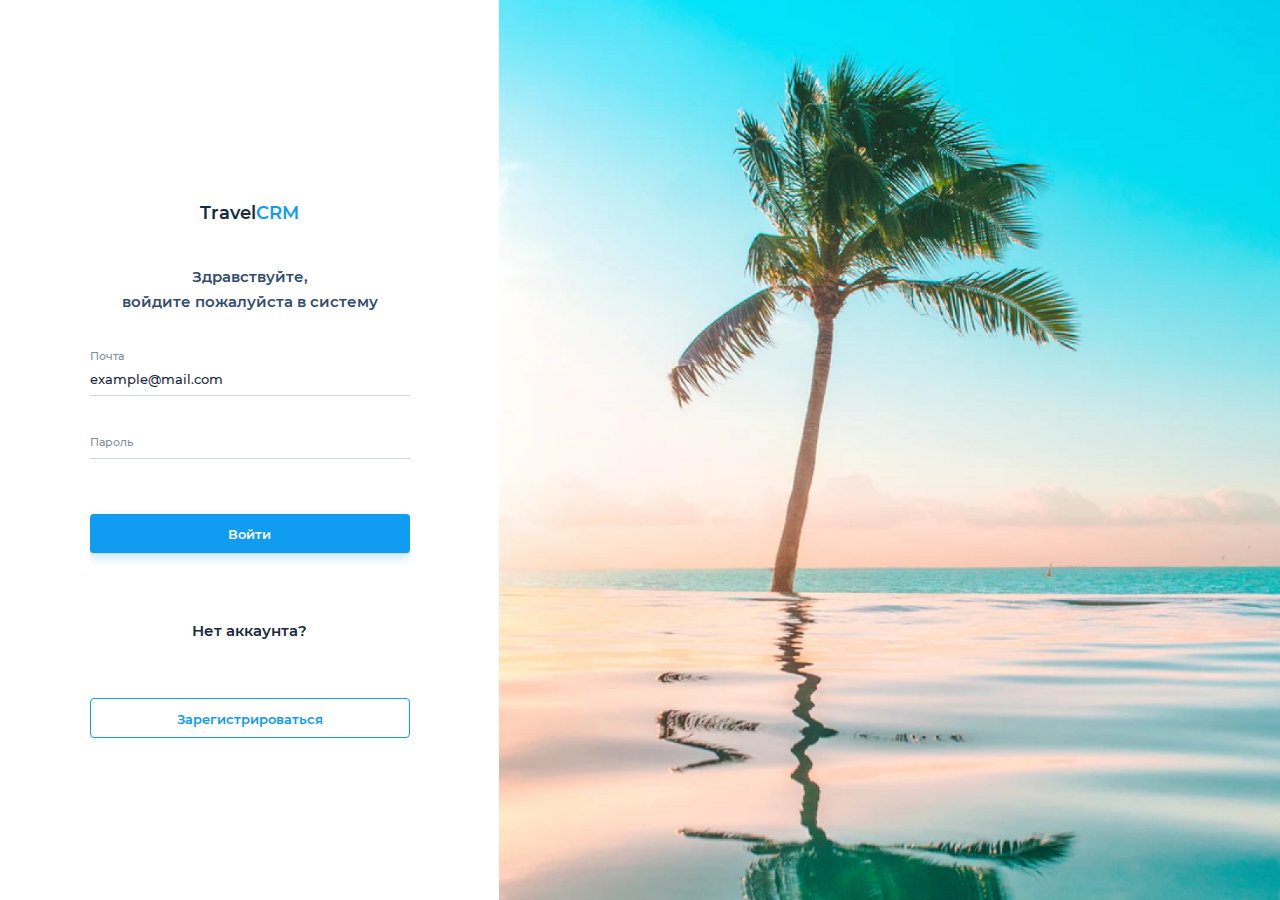
<file: index.html>
<!DOCTYPE html>
<html lang="en">
<head>
	<meta charset="UTF-8">
	<meta name="viewport" content="width=device-width, initial-scale=1.0">
	<title>TravelCRM</title>
	<link rel="stylesheet" href="css/style.css">
</head>
<body class="login__section">
	<div class="form form__login">
		<a href="#" class="logo">Travel<span>CRM</span></a>
		<h2 class="title__h2">Здравствуйте,<br/>
		войдите пожалуйста в систему</h2>

		<form action="" method="">
			<!-- Что бы сделать заполненое состоянине нужно добавить класс filled -->
			<div class="input__wrapp gap--bottom">
				<input type="email" id="email" class="filled" value="example@mail.com">
				<label for="email">Почта</label>
			</div>
				
			<div class="input__wrapp gap--bottom">
				<input type="password" id="password">
				<label for="password">Пароль</label>
			</div>

			<input type="submit" value="Войти">
		</form>

		<div class="additional__func">
			<p>Нет аккаунта?</p>
			<a href="#" class="outline__btn">Зарегистрироваться</a>
		</div>
	</div>

	<img src="img/log-in.jpg" class="aside__img" alt="">
</body>
</html>
</file>
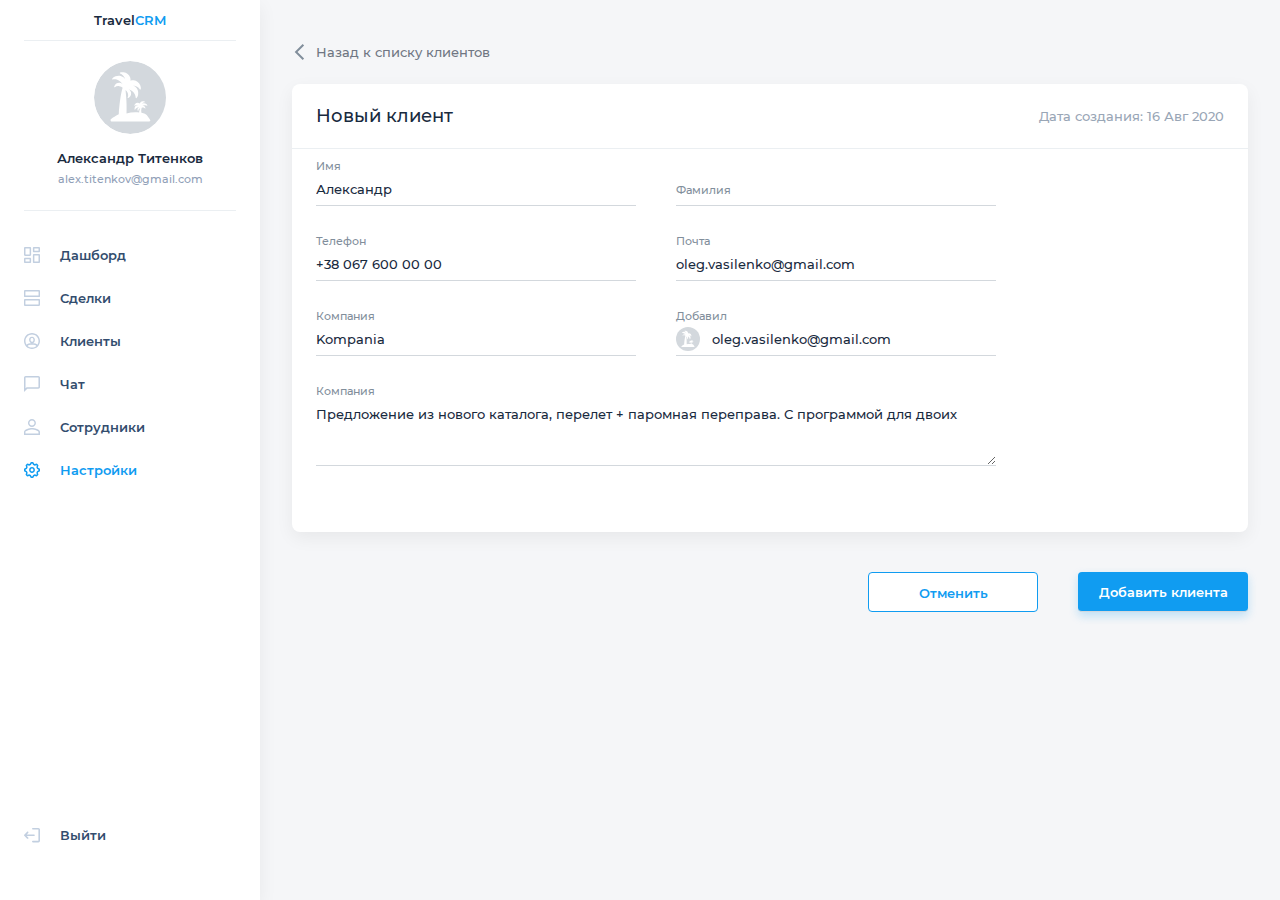
<file: add_client.html>
<!DOCTYPE html>
<html lang="en">

<head>
    <meta charset="UTF-8">
    <meta name="viewport" content="width=device-width, initial-scale=1.0">
    <title>TravelCRM</title>
    <link rel="stylesheet" href="css/style.css">
</head>

<body class="settings__page">
    <aside class="navigation__pan">
        <a href="#" class="logo">Travel<span>CRM</span></a>
        <hr>
        <div class="profile profile__section">
            <img src="img/icon/ava-empty.svg" alt="" class="profile__img">
            <p class="profile__name">Александр Титенков</p>
            <p class="profile__email">alex.titenkov@gmail.com</p>
        </div>
        <hr>
        <ul class="nav__list">
            <li>
                <a href="#">
                    <svg xmlns="http://www.w3.org/2000/svg" width="16" height="16" viewBox="0 0 16 16">
                        <g fill="none" fill-rule="evenodd">
                            <g>
                                <g>
                                    <path d="M0 0H16V16H0z" transform="translate(-24 -246) translate(24 246)" />
                                    <path fill="#C2CFE0" fill-rule="nonzero" d="M14.933 16H9.952c-.59 0-1.067-.478-1.067-1.067V8.181c0-.589.478-1.066 1.067-1.066h4.981c.59 0 1.067.477 1.067 1.066v6.752c0 .59-.478 1.067-1.067 1.067zm-4.554-1.493h4.128V8.608h-4.128v5.899zM6.048 16H1.067C.477 16 0 15.522 0 14.933v-3.2c0-.589.478-1.066 1.067-1.066h4.981c.59 0 1.067.477 1.067 1.066v3.2c0 .59-.478 1.067-1.067 1.067zm-4.555-1.493h4.128V12.16H1.493v2.347zm4.555-5.622H1.067C.477 8.885 0 8.408 0 7.82V1.067C0 .477.478 0 1.067 0h4.981c.59 0 1.067.478 1.067 1.067v6.752c0 .589-.478 1.066-1.067 1.066zM1.493 7.392h4.128V1.493H1.493v5.899zm13.44-2.059H9.952c-.59 0-1.067-.477-1.067-1.066v-3.2C8.885.477 9.363 0 9.952 0h4.981C15.523 0 16 .478 16 1.067v3.2c0 .589-.478 1.066-1.067 1.066zM10.38 3.84h4.128V1.493h-4.128V3.84z" transform="translate(-24 -246) translate(24 246)" />
                                </g>
                            </g>
                        </g>
                    </svg>
                    Дашборд
                </a>
            </li>
            <li>
                <a href="#">
                    <svg xmlns="http://www.w3.org/2000/svg" width="16" height="16" viewBox="0 0 16 16">
                        <g fill="none" fill-rule="evenodd">
                            <g>
                                <g>
                                    <path d="M0 0H16V16H0z" transform="translate(-24 -298) translate(24 298)" />
                                    <path fill="#C2CFE0" fill-rule="nonzero" d="M15.161 16H.84C.376 16 0 15.604 0 15.115V9.78c0-.49.374-.89.839-.896H15.16c.465.006.839.406.839.896v5.334c0 .489-.376.885-.839.885zM1.415 14.507h13.14v-4.128H1.415v4.128zm13.746-7.392H.84C.374 7.109 0 6.709 0 6.219V.885C0 .396.376 0 .839 0H15.16c.463 0 .839.396.839.885V6.22c0 .49-.374.89-.839.896zM1.415 5.62h13.14V1.493H1.415v4.128z" transform="translate(-24 -298) translate(24 298)" />
                                </g>
                            </g>
                        </g>
                    </svg>
                    Сделки
                </a>
            </li>
            <li>
                <a href="#">
                    <svg xmlns="http://www.w3.org/2000/svg" width="16" height="16" viewBox="0 0 16 16">
                        <g fill="none" fill-rule="evenodd">
                            <g>
                                <g>
                                    <path d="M0 0H16V16H0z" transform="translate(-24 -350) translate(24 350)" />
                                    <path fill="#C2CFE0" fill-rule="nonzero" d="M8 0c4.418 0 8 3.582 8 8s-3.582 8-8 8-8-3.582-8-8 3.582-8 8-8zm0 11.636c-2.596 0-4.125.5-4.338 1.266C4.817 13.925 6.336 14.545 8 14.545c1.664 0 3.183-.62 4.338-1.643-.213-.766-1.742-1.266-4.338-1.266zM8 1.455c-3.615 0-6.545 2.93-6.545 6.545 0 1.385.43 2.67 1.164 3.727.819-1.081 2.742-1.545 5.381-1.545 2.639 0 4.562.464 5.38 1.544.735-1.057 1.165-2.341 1.165-3.726 0-3.615-2.93-6.545-6.545-6.545zm0 2.181c1.756 0 2.91 1.398 2.91 3.055 0 2.385-1.297 3.49-2.91 3.49-1.628 0-2.91-1.143-2.91-3.636 0-1.632 1.15-2.909 2.91-2.909zm0 1.455c-.92 0-1.455.593-1.455 1.454 0 1.65.596 2.182 1.455 2.182.857 0 1.455-.51 1.455-2.036 0-.909-.57-1.6-1.455-1.6z" transform="translate(-24 -350) translate(24 350)" />
                                </g>
                            </g>
                        </g>
                    </svg>
                    Клиенты
                </a>
            </li>
            <li>
                <a href="#">
                    <svg width="16px" height="16px" viewBox="0 0 16 16" version="1.1" xmlns="http://www.w3.org/2000/svg" xmlns:xlink="http://www.w3.org/1999/xlink">
                        <title>C5C05BA8-3509-44B8-BD7C-717C8728EC86</title>
                        <g id="Page-1" stroke="none" stroke-width="1" fill="none" fill-rule="evenodd">
                            <g id="Settings-01" transform="translate(-24.000000, -351.000000)">
                                <g id="Group-5" transform="translate(24.000000, 350.000000)">
                                    <g id="Icons-/-Chat" transform="translate(0.000000, 1.000000)">
                                        <rect id="boundary" x="0" y="0" width="16" height="16"></rect>
                                        <path d="M0.000112055209,16 L0.000112055209,1.69420555 C-0.00512164285,1.24332917 0.173171604,0.809369966 0.494762221,0.490530152 C0.816352838,0.171690339 1.25405604,-0.00507783364 1.70882237,0.000111096718 L14.3208085,0.000111096718 C14.7704459,0.00280357781 15.2004836,0.183046211 15.5156376,0.501018439 C15.8307916,0.818990666 16.0050395,1.2484374 15.999889,1.69420555 L15.999889,11.0747333 C15.9890138,11.9880178 15.2420199,12.7242657 14.3208085,12.7295446 L3.28902424,12.7295446 L0.000112055209,16 Z M1.57055471,1.55712059 C1.53401776,1.58894327 1.51556164,1.63651871 1.5211734,1.68441376 L1.5211734,12.3280815 L2.65694349,11.1922347 L14.2911797,11.1922347 C14.374736,11.1923967 14.4439778,11.1280378 14.4491999,11.045358 L14.4491999,1.69420555 C14.4491999,1.60767991 14.3784519,1.53753702 14.2911797,1.53753702 C5.82967421,1.53074585 1.58946587,1.53727371 1.57055471,1.55712059 Z" id="Shape" fill="#C2CFE0" fill-rule="nonzero"></path>
                                    </g>
                                </g>
                            </g>
                        </g>
                    </svg>
                    Чат
                </a>
            </li>
            <li>
                <a href="#">
                    <svg xmlns="http://www.w3.org/2000/svg" width="16" height="16" viewBox="0 0 16 16">
                        <g fill="none" fill-rule="evenodd">
                            <g>
                                <g>
                                    <path d="M0 0H16V16H0z" transform="translate(-24 -402) translate(24 402)" />
                                    <path fill="#C2CFE0" fill-rule="nonzero" d="M15.898 16H0v-2.974c0-.616.306-1.231.917-1.744.51-.513 1.223-.923 2.14-1.23 1.63-.719 3.67-1.026 4.892-1.026 1.223 0 3.261.307 4.994 1.025.917.41 1.63.82 2.14 1.231.611.513.917 1.128.917 1.744V16h-.102zM1.427 14.564H14.47v-1.538c0-.205-.102-.41-.407-.718-.408-.308-.918-.718-1.63-.923-1.53-.616-3.364-.923-4.383-.923-1.121 0-2.854.307-4.382.923-.815.205-1.427.615-1.835.923-.305.205-.407.513-.407.718v1.538zM7.949 8c-2.14 0-3.974-1.744-3.974-4 0-2.256 1.834-4 3.974-4s3.975 1.744 3.975 4c0 2.256-1.835 4-3.975 4zm0-6.564C6.522 1.436 5.401 2.564 5.401 4c0 1.436 1.121 2.564 2.548 2.564S10.497 5.436 10.497 4c0-1.436-1.121-2.564-2.548-2.564z" transform="translate(-24 -402) translate(24 402)" />
                                </g>
                            </g>
                        </g>
                    </svg>
                    Сотрудники
                </a>
            </li>
            <li class="active">
                <a href="#">
                    <svg xmlns="http://www.w3.org/2000/svg" width="16" height="16" viewBox="0 0 16 16">
                        <g fill="none" fill-rule="evenodd">
                            <g>
                                <g>
                                    <path d="M0 0H16V16H0z" transform="translate(-24 -454) translate(24 454)" />
                                    <path fill="#C2CFE0" fill-rule="nonzero" d="M9.15 0l1.053 1.867.59.247 2.063-.567 1.614 1.611-.575 2.064.243.59L16 6.87v2.28l-1.867 1.054-.248.59.568 2.064-1.612 1.612-2.064-.575-.59.244-1.06 1.86h-2.28l-1.053-1.867-.59-.247-2.064.568-1.611-1.612.575-2.063-.244-.59L0 9.126v-2.28l1.867-1.053.247-.59-.567-2.064 1.61-1.61 2.065.575.59-.243L6.868 0h2.28zM8.3 1.455h-.584l-.887 1.56-1.516.626-1.728-.482-.411.411.476 1.733-.634 1.513-1.561.88v.586l1.56.889.624 1.515-.481 1.727.412.413 1.733-.477 1.512.635.882 1.56h.585l.888-1.56 1.515-.624 1.728.481.413-.413-.476-1.732.634-1.514 1.561-.881v-.585l-1.56-.887-.626-1.515.481-1.727-.413-.414-1.733.477-1.513-.634-.88-1.561zM8 5.09c1.606 0 2.909 1.302 2.909 2.909 0 1.606-1.303 2.909-2.91 2.909-1.606 0-2.908-1.303-2.908-2.91C5.09 6.394 6.393 5.092 8 5.092zm0 1.454c-.803 0-1.455.652-1.455 1.455S7.197 9.454 8 9.454 9.454 8.804 9.454 8c0-.803-.65-1.455-1.454-1.455z" transform="translate(-24 -454) translate(24 454)" />
                                </g>
                            </g>
                        </g>
                    </svg>
                    Настройки
                </a>
            </li>
        </ul>
        <a href="#" class="logout__btn">
            <svg xmlns="http://www.w3.org/2000/svg" width="16" height="16" viewBox="0 0 16 16">
                <g fill="none" fill-rule="evenodd">
                    <g>
                        <g>
                            <path d="M0 0H16V16H0z" transform="translate(-24 -700) translate(24 700)" />
                            <path fill="#C2CFE0" fill-rule="nonzero" d="M4.226 4.76c.312.312.312.808 0 1.12L2.706 7.4h7.36c.44 0 .8.36.8.8 0 .44-.36.8-.8.8h-7.36l1.52 1.52c.312.312.312.808 0 1.12-.312.312-.808.312-1.12 0L.234 8.768c-.312-.312-.312-.816 0-1.128l2.872-2.88c.312-.312.808-.312 1.12 0zM14.4 13.8H8.8c-.44 0-.8.36-.8.8 0 .44.36.8.8.8h5.6c.88 0 1.6-.72 1.6-1.6V2.6c0-.88-.72-1.6-1.6-1.6H8.8c-.44 0-.8.36-.8.8 0 .44.36.8.8.8h5.6v11.2z" transform="translate(-24 -700) translate(24 700)" />
                        </g>
                    </g>
                </g>
            </svg>
            Выйти
        </a>
    </aside>
    <main class="deal__layout client-form__layout">
        <a href="#" class="return__btn">
            <img src="img/icon/arrows-left.svg" alt="">
            Назад к списку клиентов
        </a>
        <div class="deal__form">
            <div class="item__header flex">
                <h2 class="item__header__title">Новый клиент</h2>
                <p class="creation__date show">Дата создания: <span>16 Авг 2020</span></p>
            </div>
            <form action="" method="" class="form">
            	<div class="flex">
                    <div class="input__wrapp gap--bottom w-320">
                        <input type="text" id="clientName" value="Александр" class="filled">
                        <label for="clientName">Имя</label>
                    </div>
                    <div class="input__wrapp gap--bottom w-320 gap--left">
                        <input type="text" id="clientSurname">
                        <label for="clientSurname">Фамилия</label>
                    </div>
            		
            	</div>
            	<div class="flex ">
                    <div class="input__wrapp gap--bottom w-320">
                        <input type="tel" id="clientTel" value="+38 067 600 00 00" class="filled">
                        <label for="clientTel">Телефон</label>
                    </div>
                    <div class="input__wrapp gap--bottom w-320 gap--left">
                        <input type="email" id="clientMail" value="oleg.vasilenko@gmail.com" class="filled">
                        <label for="clientMail">Почта</label>
                    </div>
                </div>
            	<div class="flex justify">
                    <div class="input__wrapp gap--bottom w-320">
                        <input type="tel" id="dealTel" value="Kompania" class="filled">
                        <label for="dealTel">Компания</label>
                    </div>
                    <div class="input__wrapp gap--bottom w-320 gap--left dropdown__additional creator__input">
                    	<img src="img/icon/ava-empty.svg" class="executor__img" alt="">
                        <input type="email" id="creator" value="oleg.vasilenko@gmail.com" class="filled" readonly="">
                        <label for="creator">Добавил</label>
                    </div>
                </div>
                <div class="input__wrapp gap--bottom ">
                    <textarea type="text" id="dealComment" class="filled">Предложение из нового каталога, перелет + паромная переправа. С программой для двоих</textarea>
                    <label for="dealComment">Компания</label>
                </div>

                <div class="btn__section flex">
                    <div class="outline__btn w-170">Отменить</div>
                    <input type="submit" class="gap--left w-170" value="Добавить клиента">
                </div>
            </form>
        </div>
    </main>
    
</body>

</html>
</file>
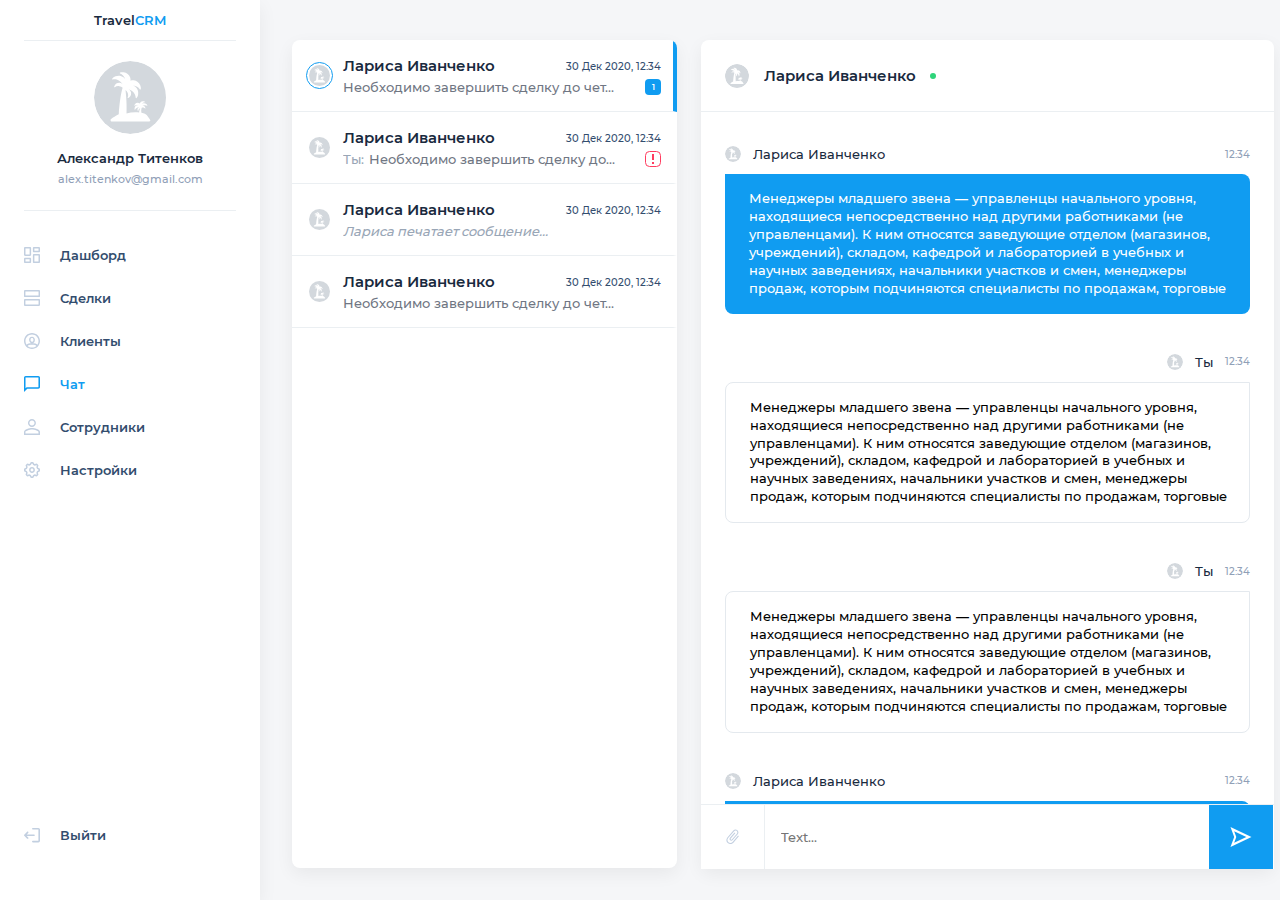
<file: chat.html>
<!DOCTYPE html>
<html lang="en">
<head>
	<meta charset="UTF-8">
	<meta name="viewport" content="width=device-width, initial-scale=1.0">
	<title>TravelCRM</title>
	<link rel="stylesheet" href="css/style.css">
</head>
<body class="settings__page">
	<aside class="navigation__pan">
		<a href="#" class="logo">Travel<span>CRM</span></a>
		<hr>

		<div class="profile profile__section">
			<img src="img/icon/ava-empty.svg" alt="" class="profile__img">
			<p class="profile__name">Александр Титенков</p>
			<p class="profile__email">alex.titenkov@gmail.com</p>
		</div>
		<hr>

		<ul class="nav__list">
			<li>
				<a href="#">
					<svg xmlns="http://www.w3.org/2000/svg" width="16" height="16" viewBox="0 0 16 16">
					    <g fill="none" fill-rule="evenodd">
					        <g>
					            <g>
					                <path d="M0 0H16V16H0z" transform="translate(-24 -246) translate(24 246)"/>
					                <path fill="#C2CFE0" fill-rule="nonzero" d="M14.933 16H9.952c-.59 0-1.067-.478-1.067-1.067V8.181c0-.589.478-1.066 1.067-1.066h4.981c.59 0 1.067.477 1.067 1.066v6.752c0 .59-.478 1.067-1.067 1.067zm-4.554-1.493h4.128V8.608h-4.128v5.899zM6.048 16H1.067C.477 16 0 15.522 0 14.933v-3.2c0-.589.478-1.066 1.067-1.066h4.981c.59 0 1.067.477 1.067 1.066v3.2c0 .59-.478 1.067-1.067 1.067zm-4.555-1.493h4.128V12.16H1.493v2.347zm4.555-5.622H1.067C.477 8.885 0 8.408 0 7.82V1.067C0 .477.478 0 1.067 0h4.981c.59 0 1.067.478 1.067 1.067v6.752c0 .589-.478 1.066-1.067 1.066zM1.493 7.392h4.128V1.493H1.493v5.899zm13.44-2.059H9.952c-.59 0-1.067-.477-1.067-1.066v-3.2C8.885.477 9.363 0 9.952 0h4.981C15.523 0 16 .478 16 1.067v3.2c0 .589-.478 1.066-1.067 1.066zM10.38 3.84h4.128V1.493h-4.128V3.84z" transform="translate(-24 -246) translate(24 246)"/>
					            </g>
					        </g>
					    </g>
					</svg>
					Дашборд
				</a>
			</li>
			<li>
				<a href="#">
					<svg xmlns="http://www.w3.org/2000/svg" width="16" height="16" viewBox="0 0 16 16">
					    <g fill="none" fill-rule="evenodd">
					        <g>
					            <g>
					                <path d="M0 0H16V16H0z" transform="translate(-24 -298) translate(24 298)"/>
					                <path fill="#C2CFE0" fill-rule="nonzero" d="M15.161 16H.84C.376 16 0 15.604 0 15.115V9.78c0-.49.374-.89.839-.896H15.16c.465.006.839.406.839.896v5.334c0 .489-.376.885-.839.885zM1.415 14.507h13.14v-4.128H1.415v4.128zm13.746-7.392H.84C.374 7.109 0 6.709 0 6.219V.885C0 .396.376 0 .839 0H15.16c.463 0 .839.396.839.885V6.22c0 .49-.374.89-.839.896zM1.415 5.62h13.14V1.493H1.415v4.128z" transform="translate(-24 -298) translate(24 298)"/>
					            </g>
					        </g>
					    </g>
					</svg>
					Сделки

				</a>
			</li>
			<li>
				<a href="#">
					<svg xmlns="http://www.w3.org/2000/svg" width="16" height="16" viewBox="0 0 16 16">
					    <g fill="none" fill-rule="evenodd">
					        <g>
					            <g>
					                <path d="M0 0H16V16H0z" transform="translate(-24 -350) translate(24 350)"/>
					                <path fill="#C2CFE0" fill-rule="nonzero" d="M8 0c4.418 0 8 3.582 8 8s-3.582 8-8 8-8-3.582-8-8 3.582-8 8-8zm0 11.636c-2.596 0-4.125.5-4.338 1.266C4.817 13.925 6.336 14.545 8 14.545c1.664 0 3.183-.62 4.338-1.643-.213-.766-1.742-1.266-4.338-1.266zM8 1.455c-3.615 0-6.545 2.93-6.545 6.545 0 1.385.43 2.67 1.164 3.727.819-1.081 2.742-1.545 5.381-1.545 2.639 0 4.562.464 5.38 1.544.735-1.057 1.165-2.341 1.165-3.726 0-3.615-2.93-6.545-6.545-6.545zm0 2.181c1.756 0 2.91 1.398 2.91 3.055 0 2.385-1.297 3.49-2.91 3.49-1.628 0-2.91-1.143-2.91-3.636 0-1.632 1.15-2.909 2.91-2.909zm0 1.455c-.92 0-1.455.593-1.455 1.454 0 1.65.596 2.182 1.455 2.182.857 0 1.455-.51 1.455-2.036 0-.909-.57-1.6-1.455-1.6z" transform="translate(-24 -350) translate(24 350)"/>
					            </g>
					        </g>
					    </g>
					</svg>

					Клиенты

				</a>
			</li>
			<li  class="active">
				<a href="#">
					<svg width="16px" height="16px" viewBox="0 0 16 16" version="1.1" xmlns="http://www.w3.org/2000/svg" xmlns:xlink="http://www.w3.org/1999/xlink">
					    <title>C5C05BA8-3509-44B8-BD7C-717C8728EC86</title>
					    <g id="Page-1" stroke="none" stroke-width="1" fill="none" fill-rule="evenodd">
					        <g id="Settings-01" transform="translate(-24.000000, -351.000000)">
					            <g id="Group-5" transform="translate(24.000000, 350.000000)">
					                <g id="Icons-/-Chat" transform="translate(0.000000, 1.000000)">
					                    <rect id="boundary" x="0" y="0" width="16" height="16"></rect>
					                    <path d="M0.000112055209,16 L0.000112055209,1.69420555 C-0.00512164285,1.24332917 0.173171604,0.809369966 0.494762221,0.490530152 C0.816352838,0.171690339 1.25405604,-0.00507783364 1.70882237,0.000111096718 L14.3208085,0.000111096718 C14.7704459,0.00280357781 15.2004836,0.183046211 15.5156376,0.501018439 C15.8307916,0.818990666 16.0050395,1.2484374 15.999889,1.69420555 L15.999889,11.0747333 C15.9890138,11.9880178 15.2420199,12.7242657 14.3208085,12.7295446 L3.28902424,12.7295446 L0.000112055209,16 Z M1.57055471,1.55712059 C1.53401776,1.58894327 1.51556164,1.63651871 1.5211734,1.68441376 L1.5211734,12.3280815 L2.65694349,11.1922347 L14.2911797,11.1922347 C14.374736,11.1923967 14.4439778,11.1280378 14.4491999,11.045358 L14.4491999,1.69420555 C14.4491999,1.60767991 14.3784519,1.53753702 14.2911797,1.53753702 C5.82967421,1.53074585 1.58946587,1.53727371 1.57055471,1.55712059 Z" id="Shape" fill="#C2CFE0" fill-rule="nonzero"></path>
					                </g>
					            </g>
					        </g>
					    </g>
					</svg>
					Чат
				</a>
			</li>
			<li>
				<a href="#">
					<svg xmlns="http://www.w3.org/2000/svg" width="16" height="16" viewBox="0 0 16 16">
					    <g fill="none" fill-rule="evenodd">
					        <g>
					            <g>
					                <path d="M0 0H16V16H0z" transform="translate(-24 -402) translate(24 402)"/>
					                <path fill="#C2CFE0" fill-rule="nonzero" d="M15.898 16H0v-2.974c0-.616.306-1.231.917-1.744.51-.513 1.223-.923 2.14-1.23 1.63-.719 3.67-1.026 4.892-1.026 1.223 0 3.261.307 4.994 1.025.917.41 1.63.82 2.14 1.231.611.513.917 1.128.917 1.744V16h-.102zM1.427 14.564H14.47v-1.538c0-.205-.102-.41-.407-.718-.408-.308-.918-.718-1.63-.923-1.53-.616-3.364-.923-4.383-.923-1.121 0-2.854.307-4.382.923-.815.205-1.427.615-1.835.923-.305.205-.407.513-.407.718v1.538zM7.949 8c-2.14 0-3.974-1.744-3.974-4 0-2.256 1.834-4 3.974-4s3.975 1.744 3.975 4c0 2.256-1.835 4-3.975 4zm0-6.564C6.522 1.436 5.401 2.564 5.401 4c0 1.436 1.121 2.564 2.548 2.564S10.497 5.436 10.497 4c0-1.436-1.121-2.564-2.548-2.564z" transform="translate(-24 -402) translate(24 402)"/>
					            </g>
					        </g>
					    </g>
					</svg>
					Сотрудники
					
				</a>
			</li>
			<li>
				<a href="#">
					<svg xmlns="http://www.w3.org/2000/svg" width="16" height="16" viewBox="0 0 16 16">
					    <g fill="none" fill-rule="evenodd">
					        <g>
					            <g>
					                <path d="M0 0H16V16H0z" transform="translate(-24 -454) translate(24 454)"/>
					                <path fill="#C2CFE0" fill-rule="nonzero" d="M9.15 0l1.053 1.867.59.247 2.063-.567 1.614 1.611-.575 2.064.243.59L16 6.87v2.28l-1.867 1.054-.248.59.568 2.064-1.612 1.612-2.064-.575-.59.244-1.06 1.86h-2.28l-1.053-1.867-.59-.247-2.064.568-1.611-1.612.575-2.063-.244-.59L0 9.126v-2.28l1.867-1.053.247-.59-.567-2.064 1.61-1.61 2.065.575.59-.243L6.868 0h2.28zM8.3 1.455h-.584l-.887 1.56-1.516.626-1.728-.482-.411.411.476 1.733-.634 1.513-1.561.88v.586l1.56.889.624 1.515-.481 1.727.412.413 1.733-.477 1.512.635.882 1.56h.585l.888-1.56 1.515-.624 1.728.481.413-.413-.476-1.732.634-1.514 1.561-.881v-.585l-1.56-.887-.626-1.515.481-1.727-.413-.414-1.733.477-1.513-.634-.88-1.561zM8 5.09c1.606 0 2.909 1.302 2.909 2.909 0 1.606-1.303 2.909-2.91 2.909-1.606 0-2.908-1.303-2.908-2.91C5.09 6.394 6.393 5.092 8 5.092zm0 1.454c-.803 0-1.455.652-1.455 1.455S7.197 9.454 8 9.454 9.454 8.804 9.454 8c0-.803-.65-1.455-1.454-1.455z" transform="translate(-24 -454) translate(24 454)"/>
					            </g>
					        </g>
					    </g>
					</svg>
					Настройки
				</a>
			</li>
		</ul>

		<a href="#" class="logout__btn">
			<svg xmlns="http://www.w3.org/2000/svg" width="16" height="16" viewBox="0 0 16 16">
			    <g fill="none" fill-rule="evenodd">
			        <g>
			            <g>
			                <path d="M0 0H16V16H0z" transform="translate(-24 -700) translate(24 700)"/>
			                <path fill="#C2CFE0" fill-rule="nonzero" d="M4.226 4.76c.312.312.312.808 0 1.12L2.706 7.4h7.36c.44 0 .8.36.8.8 0 .44-.36.8-.8.8h-7.36l1.52 1.52c.312.312.312.808 0 1.12-.312.312-.808.312-1.12 0L.234 8.768c-.312-.312-.312-.816 0-1.128l2.872-2.88c.312-.312.808-.312 1.12 0zM14.4 13.8H8.8c-.44 0-.8.36-.8.8 0 .44.36.8.8.8h5.6c.88 0 1.6-.72 1.6-1.6V2.6c0-.88-.72-1.6-1.6-1.6H8.8c-.44 0-.8.36-.8.8 0 .44.36.8.8.8h5.6v11.2z" transform="translate(-24 -700) translate(24 700)"/>
			            </g>
			        </g>
			    </g>
			</svg>
			Выйти

		</a>
	</aside>
	<main class="main__section chat__section flex">

		<div class="chat__contacts__list">
			<div class="chat__preview contact flex opened">
				<div class="contact__img">
					<img src="img/icon/ava-empty.svg" alt="">
				</div>
				<div>
					<p class="contact__name">Лариса Иванченко</p>
					<p class="contact__message">Необходимо завершить сделку до чет…чет…чет…</p>
					<p class="text__message texting__message">Василий печатает сообщение…</p>

				</div>

				<p class="chat__date">30 Дек 2020, 12:34</p>
				<div class="message__count">1</div>
			</div>
			<div class="chat__preview contact flex draft">
				<div class="contact__img">
					<img src="img/icon/ava-empty.svg" alt="">
				</div>
				<div>
					<p class="contact__name">Лариса Иванченко</p>
					<p class="contact__message draft__message"><span>Ты:</span>Необходимо завершить сделку до чет…чет…чет…</p>
					<p class="text__message texting__message">Василий печатает сообщение…</p>

				</div>

				<p class="chat__date">30 Дек 2020, 12:34</p>
				<img src="img/icon/warn.svg" class="draft__icon" alt="">

			</div>
			<div class="chat__preview contact flex texting">
				<div class="contact__img">
					<img src="img/icon/ava-empty.svg" alt="">
				</div>
				<div>
					<p class="contact__name">Лариса Иванченко</p>
					<p class="text__message contact__message">Необходимо завершить сделку до чет…чет…чет…</p>
					<p class="text__message texting__message">Лариса печатает сообщение…</p>
				</div>

				<p class="chat__date">30 Дек 2020, 12:34</p>
			</div>
			<div class="chat__preview contact flex">
				<div class="contact__img">
					<img src="img/icon/ava-empty.svg" alt="">
				</div>
				<div>
					<p class="contact__name">Лариса Иванченко</p>
					<p class="text__message contact__message">Необходимо завершить сделку до чет…чет…чет…</p>
					<p class="text__message texting__message">Лариса печатает сообщение…</p>
				</div>

				<p class="chat__date">30 Дек 2020, 12:34</p>
			</div>
		</div>
		<div class="main__chat">
			<div class="chat__header">
				<img class="chat__header__img" src="img/icon/ava-empty.svg" alt="">
				<p class="chat__header__name online">Лариса Иванченко</p>
			</div>

			<div class="chat__main">
				<div class="sender__message interlocutor__message">
					<div class="sender__message--header">
						<img class="sender__message__img" src="img/icon/ava-empty.svg" alt="">
						<p class="sender__message__name">Лариса Иванченко</p>
						<p class="sender__message__time">12:34</p>
					</div>
					<div class="sender__message--footer">
						<p>Менеджеры младшего звена — управленцы начального уровня, находящиеся непосредственно над другими работниками (не управленцами). К ним относятся заведующие отделом (магазинов, учреждений), складом, кафедрой и лабораторией в учебных и научных заведениях, начальники участков и смен, менеджеры продаж, которым подчиняются специалисты по продажам, торговые</p>
					</div>
				</div>
				<div class="sender__message own__message">
					<div class="sender__message--header">
						<img class="sender__message__img" src="img/icon/ava-empty.svg" alt="">
						<p class="sender__message__name">Ты</p>
						<p class="sender__message__time">12:34</p>
					</div>
					<div class="sender__message--footer">
						<p>Менеджеры младшего звена — управленцы начального уровня, находящиеся непосредственно над другими работниками (не управленцами). К ним относятся заведующие отделом (магазинов, учреждений), складом, кафедрой и лабораторией в учебных и научных заведениях, начальники участков и смен, менеджеры продаж, которым подчиняются специалисты по продажам, торговые</p>
					</div>
				</div>
				<div class="sender__message own__message">
					<div class="sender__message--header">
						<img class="sender__message__img" src="img/icon/ava-empty.svg" alt="">
						<p class="sender__message__name">Ты</p>
						<p class="sender__message__time">12:34</p>
					</div>
					<div class="sender__message--footer">
						<p>Менеджеры младшего звена — управленцы начального уровня, находящиеся непосредственно над другими работниками (не управленцами). К ним относятся заведующие отделом (магазинов, учреждений), складом, кафедрой и лабораторией в учебных и научных заведениях, начальники участков и смен, менеджеры продаж, которым подчиняются специалисты по продажам, торговые</p>
					</div>
				</div>
				<div class="sender__message interlocutor__message">
					<div class="sender__message--header">
						<img class="sender__message__img" src="img/icon/ava-empty.svg" alt="">
						<p class="sender__message__name">Лариса Иванченко</p>
						<p class="sender__message__time">12:34</p>
					</div>
					<div class="sender__message--footer">
						<p>Менеджеры младшего звена — управленцы начального уровня, находящиеся непосредственно над другими работниками (не управленцами).</p>
					</div>
				</div>
				<div class="sender__message interlocutor__message texting__message show">
					<div class="sender__message--header">
						<img class="sender__message__img" src="img/icon/ava-empty.svg" alt="">
						<p class="sender__message__name">Лариса Иванченко</p>
						<p class="texting__text">Лариса печатает сообщение…</p>
					</div>
				</div>
			</div>

			<div class="input__field__block ">
				<form action="" method="" class="flex">
					<div class="add__file__field">
						<input type="file">
						<img src="img/icon/icons-attach.svg" alt="">
					</div>
					<div class="input__field">
						<input type="text" name="textMessage" placeholder="Text...">
					</div>
					<button><img src="img/icon/icons-send.svg" alt=""></button>
				</form>
			</div>
		</div>
	</main>
</body>
</html>
</file>
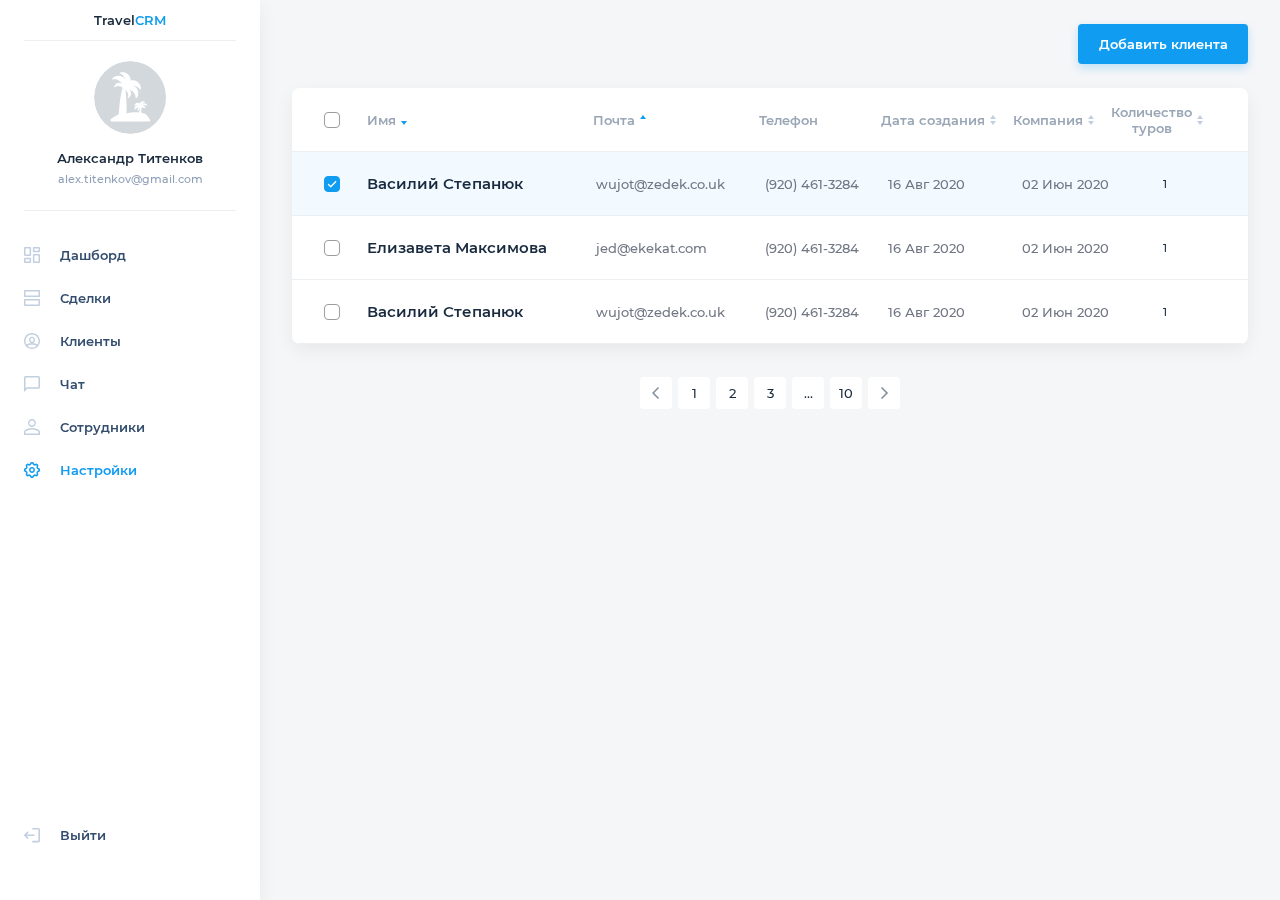
<file: clients.html>
<!DOCTYPE html>
<html lang="en">

<head>
    <meta charset="UTF-8">
    <meta name="viewport" content="width=device-width, initial-scale=1.0">
    <title>TravelCRM</title>
    <link rel="stylesheet" href="css/style.css">
</head>

<body class="settings__page">
    <aside class="navigation__pan">
        <a href="#" class="logo">Travel<span>CRM</span></a>
        <hr>
        <div class="profile profile__section">
            <img src="img/icon/ava-empty.svg" alt="" class="profile__img">
            <p class="profile__name">Александр Титенков</p>
            <p class="profile__email">alex.titenkov@gmail.com</p>
        </div>
        <hr>
        <ul class="nav__list">
            <li>
                <a href="#">
                    <svg xmlns="http://www.w3.org/2000/svg" width="16" height="16" viewBox="0 0 16 16">
                        <g fill="none" fill-rule="evenodd">
                            <g>
                                <g>
                                    <path d="M0 0H16V16H0z" transform="translate(-24 -246) translate(24 246)" />
                                    <path fill="#C2CFE0" fill-rule="nonzero" d="M14.933 16H9.952c-.59 0-1.067-.478-1.067-1.067V8.181c0-.589.478-1.066 1.067-1.066h4.981c.59 0 1.067.477 1.067 1.066v6.752c0 .59-.478 1.067-1.067 1.067zm-4.554-1.493h4.128V8.608h-4.128v5.899zM6.048 16H1.067C.477 16 0 15.522 0 14.933v-3.2c0-.589.478-1.066 1.067-1.066h4.981c.59 0 1.067.477 1.067 1.066v3.2c0 .59-.478 1.067-1.067 1.067zm-4.555-1.493h4.128V12.16H1.493v2.347zm4.555-5.622H1.067C.477 8.885 0 8.408 0 7.82V1.067C0 .477.478 0 1.067 0h4.981c.59 0 1.067.478 1.067 1.067v6.752c0 .589-.478 1.066-1.067 1.066zM1.493 7.392h4.128V1.493H1.493v5.899zm13.44-2.059H9.952c-.59 0-1.067-.477-1.067-1.066v-3.2C8.885.477 9.363 0 9.952 0h4.981C15.523 0 16 .478 16 1.067v3.2c0 .589-.478 1.066-1.067 1.066zM10.38 3.84h4.128V1.493h-4.128V3.84z" transform="translate(-24 -246) translate(24 246)" />
                                </g>
                            </g>
                        </g>
                    </svg>
                    Дашборд
                </a>
            </li>
            <li>
                <a href="#">
                    <svg xmlns="http://www.w3.org/2000/svg" width="16" height="16" viewBox="0 0 16 16">
                        <g fill="none" fill-rule="evenodd">
                            <g>
                                <g>
                                    <path d="M0 0H16V16H0z" transform="translate(-24 -298) translate(24 298)" />
                                    <path fill="#C2CFE0" fill-rule="nonzero" d="M15.161 16H.84C.376 16 0 15.604 0 15.115V9.78c0-.49.374-.89.839-.896H15.16c.465.006.839.406.839.896v5.334c0 .489-.376.885-.839.885zM1.415 14.507h13.14v-4.128H1.415v4.128zm13.746-7.392H.84C.374 7.109 0 6.709 0 6.219V.885C0 .396.376 0 .839 0H15.16c.463 0 .839.396.839.885V6.22c0 .49-.374.89-.839.896zM1.415 5.62h13.14V1.493H1.415v4.128z" transform="translate(-24 -298) translate(24 298)" />
                                </g>
                            </g>
                        </g>
                    </svg>
                    Сделки
                </a>
            </li>
            <li>
                <a href="#">
                    <svg xmlns="http://www.w3.org/2000/svg" width="16" height="16" viewBox="0 0 16 16">
                        <g fill="none" fill-rule="evenodd">
                            <g>
                                <g>
                                    <path d="M0 0H16V16H0z" transform="translate(-24 -350) translate(24 350)" />
                                    <path fill="#C2CFE0" fill-rule="nonzero" d="M8 0c4.418 0 8 3.582 8 8s-3.582 8-8 8-8-3.582-8-8 3.582-8 8-8zm0 11.636c-2.596 0-4.125.5-4.338 1.266C4.817 13.925 6.336 14.545 8 14.545c1.664 0 3.183-.62 4.338-1.643-.213-.766-1.742-1.266-4.338-1.266zM8 1.455c-3.615 0-6.545 2.93-6.545 6.545 0 1.385.43 2.67 1.164 3.727.819-1.081 2.742-1.545 5.381-1.545 2.639 0 4.562.464 5.38 1.544.735-1.057 1.165-2.341 1.165-3.726 0-3.615-2.93-6.545-6.545-6.545zm0 2.181c1.756 0 2.91 1.398 2.91 3.055 0 2.385-1.297 3.49-2.91 3.49-1.628 0-2.91-1.143-2.91-3.636 0-1.632 1.15-2.909 2.91-2.909zm0 1.455c-.92 0-1.455.593-1.455 1.454 0 1.65.596 2.182 1.455 2.182.857 0 1.455-.51 1.455-2.036 0-.909-.57-1.6-1.455-1.6z" transform="translate(-24 -350) translate(24 350)" />
                                </g>
                            </g>
                        </g>
                    </svg>
                    Клиенты
                </a>
            </li>
            <li>
                <a href="#">
                    <svg width="16px" height="16px" viewBox="0 0 16 16" version="1.1" xmlns="http://www.w3.org/2000/svg" xmlns:xlink="http://www.w3.org/1999/xlink">
                        <title>C5C05BA8-3509-44B8-BD7C-717C8728EC86</title>
                        <g id="Page-1" stroke="none" stroke-width="1" fill="none" fill-rule="evenodd">
                            <g id="Settings-01" transform="translate(-24.000000, -351.000000)">
                                <g id="Group-5" transform="translate(24.000000, 350.000000)">
                                    <g id="Icons-/-Chat" transform="translate(0.000000, 1.000000)">
                                        <rect id="boundary" x="0" y="0" width="16" height="16"></rect>
                                        <path d="M0.000112055209,16 L0.000112055209,1.69420555 C-0.00512164285,1.24332917 0.173171604,0.809369966 0.494762221,0.490530152 C0.816352838,0.171690339 1.25405604,-0.00507783364 1.70882237,0.000111096718 L14.3208085,0.000111096718 C14.7704459,0.00280357781 15.2004836,0.183046211 15.5156376,0.501018439 C15.8307916,0.818990666 16.0050395,1.2484374 15.999889,1.69420555 L15.999889,11.0747333 C15.9890138,11.9880178 15.2420199,12.7242657 14.3208085,12.7295446 L3.28902424,12.7295446 L0.000112055209,16 Z M1.57055471,1.55712059 C1.53401776,1.58894327 1.51556164,1.63651871 1.5211734,1.68441376 L1.5211734,12.3280815 L2.65694349,11.1922347 L14.2911797,11.1922347 C14.374736,11.1923967 14.4439778,11.1280378 14.4491999,11.045358 L14.4491999,1.69420555 C14.4491999,1.60767991 14.3784519,1.53753702 14.2911797,1.53753702 C5.82967421,1.53074585 1.58946587,1.53727371 1.57055471,1.55712059 Z" id="Shape" fill="#C2CFE0" fill-rule="nonzero"></path>
                                    </g>
                                </g>
                            </g>
                        </g>
                    </svg>
                    Чат
                </a>
            </li>
            <li>
                <a href="#">
                    <svg xmlns="http://www.w3.org/2000/svg" width="16" height="16" viewBox="0 0 16 16">
                        <g fill="none" fill-rule="evenodd">
                            <g>
                                <g>
                                    <path d="M0 0H16V16H0z" transform="translate(-24 -402) translate(24 402)" />
                                    <path fill="#C2CFE0" fill-rule="nonzero" d="M15.898 16H0v-2.974c0-.616.306-1.231.917-1.744.51-.513 1.223-.923 2.14-1.23 1.63-.719 3.67-1.026 4.892-1.026 1.223 0 3.261.307 4.994 1.025.917.41 1.63.82 2.14 1.231.611.513.917 1.128.917 1.744V16h-.102zM1.427 14.564H14.47v-1.538c0-.205-.102-.41-.407-.718-.408-.308-.918-.718-1.63-.923-1.53-.616-3.364-.923-4.383-.923-1.121 0-2.854.307-4.382.923-.815.205-1.427.615-1.835.923-.305.205-.407.513-.407.718v1.538zM7.949 8c-2.14 0-3.974-1.744-3.974-4 0-2.256 1.834-4 3.974-4s3.975 1.744 3.975 4c0 2.256-1.835 4-3.975 4zm0-6.564C6.522 1.436 5.401 2.564 5.401 4c0 1.436 1.121 2.564 2.548 2.564S10.497 5.436 10.497 4c0-1.436-1.121-2.564-2.548-2.564z" transform="translate(-24 -402) translate(24 402)" />
                                </g>
                            </g>
                        </g>
                    </svg>
                    Сотрудники
                </a>
            </li>
            <li class="active">
                <a href="#">
                    <svg xmlns="http://www.w3.org/2000/svg" width="16" height="16" viewBox="0 0 16 16">
                        <g fill="none" fill-rule="evenodd">
                            <g>
                                <g>
                                    <path d="M0 0H16V16H0z" transform="translate(-24 -454) translate(24 454)" />
                                    <path fill="#C2CFE0" fill-rule="nonzero" d="M9.15 0l1.053 1.867.59.247 2.063-.567 1.614 1.611-.575 2.064.243.59L16 6.87v2.28l-1.867 1.054-.248.59.568 2.064-1.612 1.612-2.064-.575-.59.244-1.06 1.86h-2.28l-1.053-1.867-.59-.247-2.064.568-1.611-1.612.575-2.063-.244-.59L0 9.126v-2.28l1.867-1.053.247-.59-.567-2.064 1.61-1.61 2.065.575.59-.243L6.868 0h2.28zM8.3 1.455h-.584l-.887 1.56-1.516.626-1.728-.482-.411.411.476 1.733-.634 1.513-1.561.88v.586l1.56.889.624 1.515-.481 1.727.412.413 1.733-.477 1.512.635.882 1.56h.585l.888-1.56 1.515-.624 1.728.481.413-.413-.476-1.732.634-1.514 1.561-.881v-.585l-1.56-.887-.626-1.515.481-1.727-.413-.414-1.733.477-1.513-.634-.88-1.561zM8 5.09c1.606 0 2.909 1.302 2.909 2.909 0 1.606-1.303 2.909-2.91 2.909-1.606 0-2.908-1.303-2.908-2.91C5.09 6.394 6.393 5.092 8 5.092zm0 1.454c-.803 0-1.455.652-1.455 1.455S7.197 9.454 8 9.454 9.454 8.804 9.454 8c0-.803-.65-1.455-1.454-1.455z" transform="translate(-24 -454) translate(24 454)" />
                                </g>
                            </g>
                        </g>
                    </svg>
                    Настройки
                </a>
            </li>
        </ul>
        <a href="#" class="logout__btn">
            <svg xmlns="http://www.w3.org/2000/svg" width="16" height="16" viewBox="0 0 16 16">
                <g fill="none" fill-rule="evenodd">
                    <g>
                        <g>
                            <path d="M0 0H16V16H0z" transform="translate(-24 -700) translate(24 700)" />
                            <path fill="#C2CFE0" fill-rule="nonzero" d="M4.226 4.76c.312.312.312.808 0 1.12L2.706 7.4h7.36c.44 0 .8.36.8.8 0 .44-.36.8-.8.8h-7.36l1.52 1.52c.312.312.312.808 0 1.12-.312.312-.808.312-1.12 0L.234 8.768c-.312-.312-.312-.816 0-1.128l2.872-2.88c.312-.312.808-.312 1.12 0zM14.4 13.8H8.8c-.44 0-.8.36-.8.8 0 .44.36.8.8.8h5.6c.88 0 1.6-.72 1.6-1.6V2.6c0-.88-.72-1.6-1.6-1.6H8.8c-.44 0-.8.36-.8.8 0 .44.36.8.8.8h5.6v11.2z" transform="translate(-24 -700) translate(24 700)" />
                        </g>
                    </g>
                </g>
            </svg>
            Выйти
        </a>
    </aside>
    <main class="contacts__layout clients__layout ">
		<a href="#" class="add__client">Добавить клиента</a>

        <div class="contact__table form">
            <div class="contact__table__header contact__item ">
                <!-- Кастомизированый чекбокс с тремя состоянимаями:
    			1. Активное - класс selected
    			2. Не активное - дополнительных классов кроме checkbox__custom three_state dropdown нету
    			3. Стреднее - класс middle -->
                <div for="selectState" class="checkbox__custom three_state dropdown ">
                    <div class="dropdown__toogle">
                        <input type="checkbox" id="selectState" readonly="">
                        <span class="checkmark"></span>
                    </div>
                    <ul class="dropdown__list">
                        <li>Выбрать всех в таблице</li>
                        <li>Снять выбранное</li>
                    </ul>
                </div>
                <!-- Что бы показать состояние сортировки нужно добавить классы:
    			- для сортировки по убыванию - sort__down
    			- для сортировки по возростанию - sort__upper-->
                <div class="contact__preview">
                    <p class="contact__preview__name sort__upper">Имя
                        <svg xmlns="http://www.w3.org/2000/svg" width="16" height="16" viewBox="0 0 16 16">
                            <g fill="none" fill-rule="evenodd">
                                <g>
                                    <g>
                                        <path d="M0 0H16V16H0z" transform="translate(-432 -72) translate(432 72)" />
                                        <path fill="#C2CFE0" fill-rule="nonzero" d="M8 13L5 9 11 9z" transform="translate(-432 -72) translate(432 72)" />
                                        <path fill="#C2CFE0" fill-rule="nonzero" d="M8 7L5 3 11 3z" transform="translate(-432 -72) translate(432 72) matrix(1 0 0 -1 0 10)" />
                                    </g>
                                </g>
                            </g>
                        </svg>
                    </p>
                </div>
                <!-- Что бы показать состояние сортировки нужно добавить классы:
    			- для сортировки по убыванию - sort__down
    			- для сортировки по возростанию - sort__upper-->
                <div class="contact__item__mail sort__down">Почта
                    <svg xmlns="http://www.w3.org/2000/svg" width="16" height="16" viewBox="0 0 16 16">
                        <g fill="none" fill-rule="evenodd">
                            <g>
                                <g>
                                    <path d="M0 0H16V16H0z" transform="translate(-432 -72) translate(432 72)" />
                                    <path fill="#C2CFE0" fill-rule="nonzero" d="M8 13L5 9 11 9z" transform="translate(-432 -72) translate(432 72)" />
                                    <path fill="#C2CFE0" fill-rule="nonzero" d="M8 7L5 3 11 3z" transform="translate(-432 -72) translate(432 72) matrix(1 0 0 -1 0 10)" />
                                </g>
                            </g>
                        </g>
                    </svg>
                </div>
                <div class="contact__item__tel">Телефон</div>
                <p class="contact__item__start">Дата создания
                    <svg xmlns="http://www.w3.org/2000/svg" width="16" height="16" viewBox="0 0 16 16">
                        <g fill="none" fill-rule="evenodd">
                            <g>
                                <g>
                                    <path d="M0 0H16V16H0z" transform="translate(-432 -72) translate(432 72)" />
                                    <path fill="#C2CFE0" fill-rule="nonzero" d="M8 13L5 9 11 9z" transform="translate(-432 -72) translate(432 72)" />
                                    <path fill="#C2CFE0" fill-rule="nonzero" d="M8 7L5 3 11 3z" transform="translate(-432 -72) translate(432 72) matrix(1 0 0 -1 0 10)" />
                                </g>
                            </g>
                        </g>
                    </svg>
                </p>
                <p class="contact__item__company">Компания
                    <svg xmlns="http://www.w3.org/2000/svg" width="16" height="16" viewBox="0 0 16 16">
                        <g fill="none" fill-rule="evenodd">
                            <g>
                                <g>
                                    <path d="M0 0H16V16H0z" transform="translate(-432 -72) translate(432 72)" />
                                    <path fill="#C2CFE0" fill-rule="nonzero" d="M8 13L5 9 11 9z" transform="translate(-432 -72) translate(432 72)" />
                                    <path fill="#C2CFE0" fill-rule="nonzero" d="M8 7L5 3 11 3z" transform="translate(-432 -72) translate(432 72) matrix(1 0 0 -1 0 10)" />
                                </g>
                            </g>
                        </g>
                    </svg>
                </p>
                <p class="contact__item__tour-count ">Количество туров
                    <svg xmlns="http://www.w3.org/2000/svg" width="16" height="16" viewBox="0 0 16 16">
                        <g fill="none" fill-rule="evenodd">
                            <g>
                                <g>
                                    <path d="M0 0H16V16H0z" transform="translate(-432 -72) translate(432 72)" />
                                    <path fill="#C2CFE0" fill-rule="nonzero" d="M8 13L5 9 11 9z" transform="translate(-432 -72) translate(432 72)" />
                                    <path fill="#C2CFE0" fill-rule="nonzero" d="M8 7L5 3 11 3z" transform="translate(-432 -72) translate(432 72) matrix(1 0 0 -1 0 10)" />
                                </g>
                            </g>
                        </g>
                    </svg>
                </p>
            </div>
            <!-- Что бы показать что элемент выбран нужно добавить класс selected -->
            <div class="contact__item selected">
                <label for="somebody1" class="checkbox__custom">
                    <input type="checkbox" id="somebody1" checked>
                    <span class="checkmark"></span>
                </label>
                <div class="contact__preview">
                    <p class="contact__preview__name">Василий Степанюк</p>
                </div>
                <a href="mailto:#" class="contact__item__mail">wujot@zedek.co.uk</a>
                <a href="tel:#" class="contact__item__tel">(920) 461-3284</a>
                <p class="contact__item__start">16 Авг 2020</p>
                <p class="contact__item__company">02 Июн 2020</p>
                <p class="contact__item__tour-count">1</p>
                
            </div>
            <div class="contact__item">
                <label for="somebody2" class="checkbox__custom">
                    <input type="checkbox" id="somebody2">
                    <span class="checkmark"></span>
                </label>
                <div class="contact__preview">
                    <p class="contact__preview__name">Елизавета Максимова</p>
                </div>
                <a href="mailto:#" class="contact__item__mail">jed@ekekat.com</a>
                <a href="tel:#" class="contact__item__tel">(920) 461-3284</a>
                <p class="contact__item__start">16 Авг 2020</p>
                <p class="contact__item__company">02 Июн 2020</p>
                <p class="contact__item__tour-count">1<p>
                
            </div>
            <div class="contact__item">
                <label for="somebody3" class="checkbox__custom">
                    <input type="checkbox" id="somebody3">
                    <span class="checkmark"></span>
                </label>
                <div class="contact__preview">
                    <p class="contact__preview__name">Василий Степанюк</p>
                </div>
                <a href="mailto:#" class="contact__item__mail">wujot@zedek.co.uk</a>
                <a href="tel:#" class="contact__item__tel">(920) 461-3284</a>
                <p class="contact__item__start">16 Авг 2020</p>
                <p class="contact__item__company ">02 Июн 2020</p>
                <p class="contact__item__tour-count">1</p>
                
            </div>
        </div>
        <div class="pagination__section">
            <ul>
                <li class="controls"><a href="#"><img src="img/icon/arrows-left.svg" alt=""></a></li>
                <li><a href="#">1</a></li>
                <li><a href="#">2</a></li>
                <li><a href="#">3</a></li>
                <li><a href="#">...</a></li>
                <li><a href="#">10</a></li>
                <li class="controls"><a href="#"><img src="img/icon/arrows-right.svg" alt=""></a></li>
            </ul>
        </div>
    </main>
    <div class="popup__edit__name w-400 popup ">
        <img src="img/icon/icons-close.svg" class="close__icon" alt="">
        <form action="" method="" class="form">
            <h2 class="popup__title">Изменить статус выбранным на</h2>
            <!-- Что бы открфть дропдаун нужно доабвить классу dropdown класс open -->
            <div class="dropdown input__wrapp ">
                <div class="dropdown__toogle dropdown__additional">
                    <div class="priority__circle red"></div>
                    <input type="text" id="dealPriority" value="Высокий" class="filled" readonly="">
                    <label for="dealPriority">Статус</label>
                    <img src="img/icon/arr_bottom.png" class="dropdown__arr" alt="">
                </div>
                <ul class="dropdown__list">
                    <li>
                        <div class="priority__circle green"></div>
                        Высокий
                    </li>
                    <li>
                        <div class="priority__circle yellow"></div>
                        Низкий
                    </li>
                    <li>
                        <div class="priority__circle red"></div>
                        Срочный
                    </li>
                </ul>
            </div>
            <div class="btn__section flex">
                <div class="outline__btn">Отменить</div>
                <input type="submit" class="" value="Сохранить">
            </div>
        </form>
    </div>
    <div class="popup__remove__section w-400 popup ">
        <img src="img/icon/icons-close.svg" class="close__icon" alt="">
        <form action="" method="" class="form">
            <h2 class="popup__title">Добавить новый раздел</h2>
            <p class="warning__text">Внимание!<br>
                Вы собираетесь удалить 2 записи<br>
                Это действие необратимо</p>
            <div class="btn__section flex">
                <div class="outline__btn">Отменить</div>
                <input type="submit" class="" value="Сохранить">
            </div>
        </form>
    </div>
    <div class="popup__back ">
    </div>
</body>

</html>
</file>
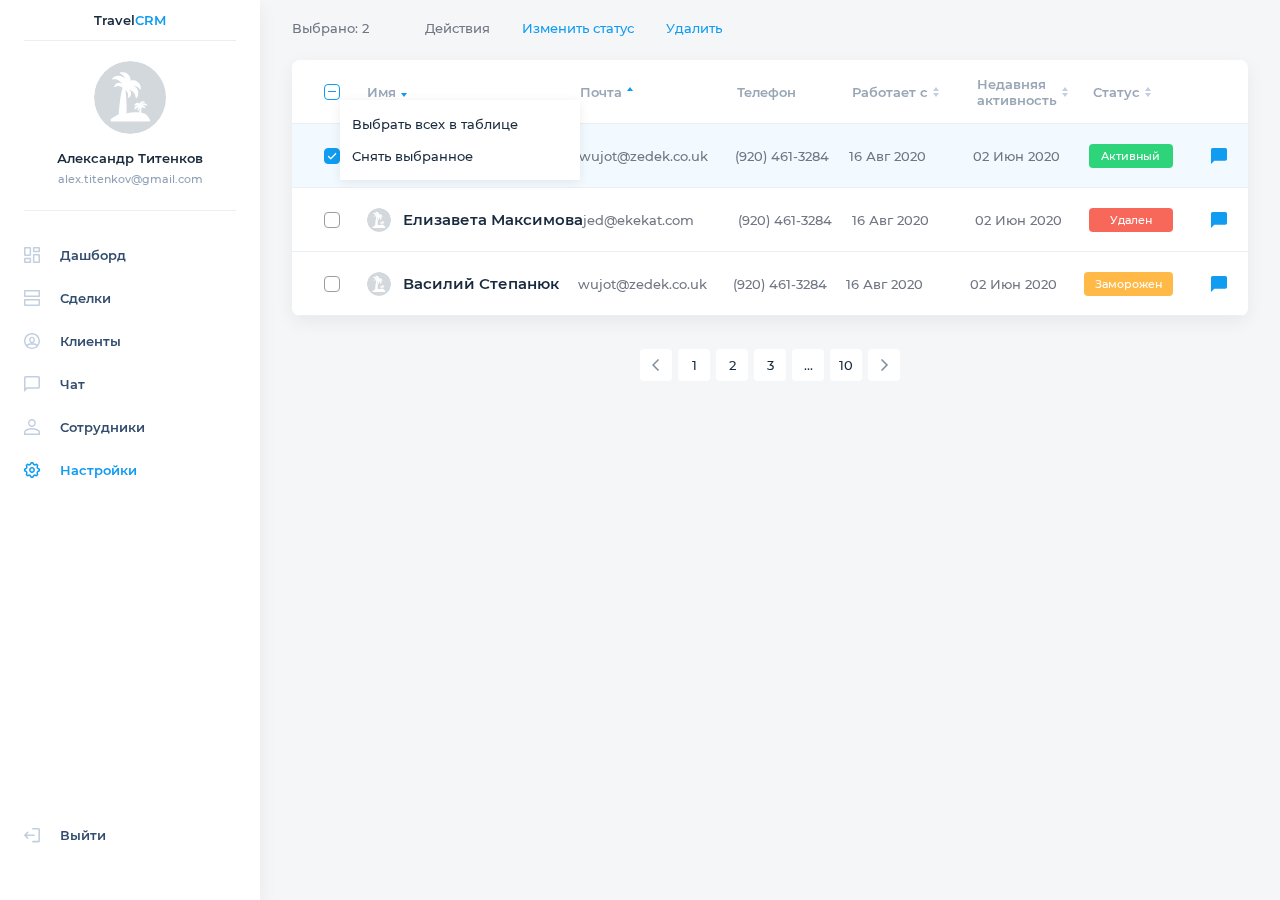
<file: contacts.html>
<!DOCTYPE html>
<html lang="en">

<head>
    <meta charset="UTF-8">
    <meta name="viewport" content="width=device-width, initial-scale=1.0">
    <title>TravelCRM</title>
    <link rel="stylesheet" href="css/style.css">
</head>

<body class="settings__page">
    <aside class="navigation__pan">
        <a href="#" class="logo">Travel<span>CRM</span></a>
        <hr>
        <div class="profile profile__section">
            <img src="img/icon/ava-empty.svg" alt="" class="profile__img">
            <p class="profile__name">Александр Титенков</p>
            <p class="profile__email">alex.titenkov@gmail.com</p>
        </div>
        <hr>
        <ul class="nav__list">
            <li>
                <a href="#">
                    <svg xmlns="http://www.w3.org/2000/svg" width="16" height="16" viewBox="0 0 16 16">
                        <g fill="none" fill-rule="evenodd">
                            <g>
                                <g>
                                    <path d="M0 0H16V16H0z" transform="translate(-24 -246) translate(24 246)" />
                                    <path fill="#C2CFE0" fill-rule="nonzero" d="M14.933 16H9.952c-.59 0-1.067-.478-1.067-1.067V8.181c0-.589.478-1.066 1.067-1.066h4.981c.59 0 1.067.477 1.067 1.066v6.752c0 .59-.478 1.067-1.067 1.067zm-4.554-1.493h4.128V8.608h-4.128v5.899zM6.048 16H1.067C.477 16 0 15.522 0 14.933v-3.2c0-.589.478-1.066 1.067-1.066h4.981c.59 0 1.067.477 1.067 1.066v3.2c0 .59-.478 1.067-1.067 1.067zm-4.555-1.493h4.128V12.16H1.493v2.347zm4.555-5.622H1.067C.477 8.885 0 8.408 0 7.82V1.067C0 .477.478 0 1.067 0h4.981c.59 0 1.067.478 1.067 1.067v6.752c0 .589-.478 1.066-1.067 1.066zM1.493 7.392h4.128V1.493H1.493v5.899zm13.44-2.059H9.952c-.59 0-1.067-.477-1.067-1.066v-3.2C8.885.477 9.363 0 9.952 0h4.981C15.523 0 16 .478 16 1.067v3.2c0 .589-.478 1.066-1.067 1.066zM10.38 3.84h4.128V1.493h-4.128V3.84z" transform="translate(-24 -246) translate(24 246)" />
                                </g>
                            </g>
                        </g>
                    </svg>
                    Дашборд
                </a>
            </li>
            <li>
                <a href="#">
                    <svg xmlns="http://www.w3.org/2000/svg" width="16" height="16" viewBox="0 0 16 16">
                        <g fill="none" fill-rule="evenodd">
                            <g>
                                <g>
                                    <path d="M0 0H16V16H0z" transform="translate(-24 -298) translate(24 298)" />
                                    <path fill="#C2CFE0" fill-rule="nonzero" d="M15.161 16H.84C.376 16 0 15.604 0 15.115V9.78c0-.49.374-.89.839-.896H15.16c.465.006.839.406.839.896v5.334c0 .489-.376.885-.839.885zM1.415 14.507h13.14v-4.128H1.415v4.128zm13.746-7.392H.84C.374 7.109 0 6.709 0 6.219V.885C0 .396.376 0 .839 0H15.16c.463 0 .839.396.839.885V6.22c0 .49-.374.89-.839.896zM1.415 5.62h13.14V1.493H1.415v4.128z" transform="translate(-24 -298) translate(24 298)" />
                                </g>
                            </g>
                        </g>
                    </svg>
                    Сделки
                </a>
            </li>
            <li>
                <a href="#">
                    <svg xmlns="http://www.w3.org/2000/svg" width="16" height="16" viewBox="0 0 16 16">
                        <g fill="none" fill-rule="evenodd">
                            <g>
                                <g>
                                    <path d="M0 0H16V16H0z" transform="translate(-24 -350) translate(24 350)" />
                                    <path fill="#C2CFE0" fill-rule="nonzero" d="M8 0c4.418 0 8 3.582 8 8s-3.582 8-8 8-8-3.582-8-8 3.582-8 8-8zm0 11.636c-2.596 0-4.125.5-4.338 1.266C4.817 13.925 6.336 14.545 8 14.545c1.664 0 3.183-.62 4.338-1.643-.213-.766-1.742-1.266-4.338-1.266zM8 1.455c-3.615 0-6.545 2.93-6.545 6.545 0 1.385.43 2.67 1.164 3.727.819-1.081 2.742-1.545 5.381-1.545 2.639 0 4.562.464 5.38 1.544.735-1.057 1.165-2.341 1.165-3.726 0-3.615-2.93-6.545-6.545-6.545zm0 2.181c1.756 0 2.91 1.398 2.91 3.055 0 2.385-1.297 3.49-2.91 3.49-1.628 0-2.91-1.143-2.91-3.636 0-1.632 1.15-2.909 2.91-2.909zm0 1.455c-.92 0-1.455.593-1.455 1.454 0 1.65.596 2.182 1.455 2.182.857 0 1.455-.51 1.455-2.036 0-.909-.57-1.6-1.455-1.6z" transform="translate(-24 -350) translate(24 350)" />
                                </g>
                            </g>
                        </g>
                    </svg>
                    Клиенты
                </a>
            </li>
            <li>
                <a href="#">
                    <svg width="16px" height="16px" viewBox="0 0 16 16" version="1.1" xmlns="http://www.w3.org/2000/svg" xmlns:xlink="http://www.w3.org/1999/xlink">
                        <title>C5C05BA8-3509-44B8-BD7C-717C8728EC86</title>
                        <g id="Page-1" stroke="none" stroke-width="1" fill="none" fill-rule="evenodd">
                            <g id="Settings-01" transform="translate(-24.000000, -351.000000)">
                                <g id="Group-5" transform="translate(24.000000, 350.000000)">
                                    <g id="Icons-/-Chat" transform="translate(0.000000, 1.000000)">
                                        <rect id="boundary" x="0" y="0" width="16" height="16"></rect>
                                        <path d="M0.000112055209,16 L0.000112055209,1.69420555 C-0.00512164285,1.24332917 0.173171604,0.809369966 0.494762221,0.490530152 C0.816352838,0.171690339 1.25405604,-0.00507783364 1.70882237,0.000111096718 L14.3208085,0.000111096718 C14.7704459,0.00280357781 15.2004836,0.183046211 15.5156376,0.501018439 C15.8307916,0.818990666 16.0050395,1.2484374 15.999889,1.69420555 L15.999889,11.0747333 C15.9890138,11.9880178 15.2420199,12.7242657 14.3208085,12.7295446 L3.28902424,12.7295446 L0.000112055209,16 Z M1.57055471,1.55712059 C1.53401776,1.58894327 1.51556164,1.63651871 1.5211734,1.68441376 L1.5211734,12.3280815 L2.65694349,11.1922347 L14.2911797,11.1922347 C14.374736,11.1923967 14.4439778,11.1280378 14.4491999,11.045358 L14.4491999,1.69420555 C14.4491999,1.60767991 14.3784519,1.53753702 14.2911797,1.53753702 C5.82967421,1.53074585 1.58946587,1.53727371 1.57055471,1.55712059 Z" id="Shape" fill="#C2CFE0" fill-rule="nonzero"></path>
                                    </g>
                                </g>
                            </g>
                        </g>
                    </svg>
                    Чат
                </a>
            </li>
            <li>
                <a href="#">
                    <svg xmlns="http://www.w3.org/2000/svg" width="16" height="16" viewBox="0 0 16 16">
                        <g fill="none" fill-rule="evenodd">
                            <g>
                                <g>
                                    <path d="M0 0H16V16H0z" transform="translate(-24 -402) translate(24 402)" />
                                    <path fill="#C2CFE0" fill-rule="nonzero" d="M15.898 16H0v-2.974c0-.616.306-1.231.917-1.744.51-.513 1.223-.923 2.14-1.23 1.63-.719 3.67-1.026 4.892-1.026 1.223 0 3.261.307 4.994 1.025.917.41 1.63.82 2.14 1.231.611.513.917 1.128.917 1.744V16h-.102zM1.427 14.564H14.47v-1.538c0-.205-.102-.41-.407-.718-.408-.308-.918-.718-1.63-.923-1.53-.616-3.364-.923-4.383-.923-1.121 0-2.854.307-4.382.923-.815.205-1.427.615-1.835.923-.305.205-.407.513-.407.718v1.538zM7.949 8c-2.14 0-3.974-1.744-3.974-4 0-2.256 1.834-4 3.974-4s3.975 1.744 3.975 4c0 2.256-1.835 4-3.975 4zm0-6.564C6.522 1.436 5.401 2.564 5.401 4c0 1.436 1.121 2.564 2.548 2.564S10.497 5.436 10.497 4c0-1.436-1.121-2.564-2.548-2.564z" transform="translate(-24 -402) translate(24 402)" />
                                </g>
                            </g>
                        </g>
                    </svg>
                    Сотрудники
                </a>
            </li>
            <li class="active">
                <a href="#">
                    <svg xmlns="http://www.w3.org/2000/svg" width="16" height="16" viewBox="0 0 16 16">
                        <g fill="none" fill-rule="evenodd">
                            <g>
                                <g>
                                    <path d="M0 0H16V16H0z" transform="translate(-24 -454) translate(24 454)" />
                                    <path fill="#C2CFE0" fill-rule="nonzero" d="M9.15 0l1.053 1.867.59.247 2.063-.567 1.614 1.611-.575 2.064.243.59L16 6.87v2.28l-1.867 1.054-.248.59.568 2.064-1.612 1.612-2.064-.575-.59.244-1.06 1.86h-2.28l-1.053-1.867-.59-.247-2.064.568-1.611-1.612.575-2.063-.244-.59L0 9.126v-2.28l1.867-1.053.247-.59-.567-2.064 1.61-1.61 2.065.575.59-.243L6.868 0h2.28zM8.3 1.455h-.584l-.887 1.56-1.516.626-1.728-.482-.411.411.476 1.733-.634 1.513-1.561.88v.586l1.56.889.624 1.515-.481 1.727.412.413 1.733-.477 1.512.635.882 1.56h.585l.888-1.56 1.515-.624 1.728.481.413-.413-.476-1.732.634-1.514 1.561-.881v-.585l-1.56-.887-.626-1.515.481-1.727-.413-.414-1.733.477-1.513-.634-.88-1.561zM8 5.09c1.606 0 2.909 1.302 2.909 2.909 0 1.606-1.303 2.909-2.91 2.909-1.606 0-2.908-1.303-2.908-2.91C5.09 6.394 6.393 5.092 8 5.092zm0 1.454c-.803 0-1.455.652-1.455 1.455S7.197 9.454 8 9.454 9.454 8.804 9.454 8c0-.803-.65-1.455-1.454-1.455z" transform="translate(-24 -454) translate(24 454)" />
                                </g>
                            </g>
                        </g>
                    </svg>
                    Настройки
                </a>
            </li>
        </ul>
        <a href="#" class="logout__btn">
            <svg xmlns="http://www.w3.org/2000/svg" width="16" height="16" viewBox="0 0 16 16">
                <g fill="none" fill-rule="evenodd">
                    <g>
                        <g>
                            <path d="M0 0H16V16H0z" transform="translate(-24 -700) translate(24 700)" />
                            <path fill="#C2CFE0" fill-rule="nonzero" d="M4.226 4.76c.312.312.312.808 0 1.12L2.706 7.4h7.36c.44 0 .8.36.8.8 0 .44-.36.8-.8.8h-7.36l1.52 1.52c.312.312.312.808 0 1.12-.312.312-.808.312-1.12 0L.234 8.768c-.312-.312-.312-.816 0-1.128l2.872-2.88c.312-.312.808-.312 1.12 0zM14.4 13.8H8.8c-.44 0-.8.36-.8.8 0 .44.36.8.8.8h5.6c.88 0 1.6-.72 1.6-1.6V2.6c0-.88-.72-1.6-1.6-1.6H8.8c-.44 0-.8.36-.8.8 0 .44.36.8.8.8h5.6v11.2z" transform="translate(-24 -700) translate(24 700)" />
                        </g>
                    </g>
                </g>
            </svg>
            Выйти
        </a>
    </aside>
    <main class="contacts__layout ">
        <!-- Что бы увидеть эту панель нужно добавить класс show -->
        <div class="action__info show">
            <p class="action__legend">Выбрано: <span>2</span></p>
            <p class="action__legend">Действия</p>
            <a href="#" class="change__status">Изменить статус</a>
            <a href="#" class="delete">Удалить</a>
        </div>
        <div class="contact__table form">
            <div class="contact__table__header contact__item ">
                <!-- Кастомизированый чекбокс с тремя состоянимаями:
    			1. Активное - класс selected
    			2. Не активное - дополнительных классов кроме checkbox__custom three_state dropdown нету
    			3. Стреднее - класс middle -->
                <div for="selectState" class="checkbox__custom  middle three_state dropdown open">
                    <div class="dropdown__toogle">
                        <input type="checkbox" id="selectState" readonly="">
                        <span class="checkmark"></span>
                    </div>
                    <ul class="dropdown__list">
                        <li>Выбрать всех в таблице</li>
                        <li>Снять выбранное</li>
                    </ul>
                </div>
                <!-- Что бы показать состояние сортировки нужно добавить классы:
    			- для сортировки по убыванию - sort__down
    			- для сортировки по возростанию - sort__upper-->
                <div class="contact__preview">
                    <p class="contact__preview__name sort__upper">Имя
                        <svg xmlns="http://www.w3.org/2000/svg" width="16" height="16" viewBox="0 0 16 16">
                            <g fill="none" fill-rule="evenodd">
                                <g>
                                    <g>
                                        <path d="M0 0H16V16H0z" transform="translate(-432 -72) translate(432 72)" />
                                        <path fill="#C2CFE0" fill-rule="nonzero" d="M8 13L5 9 11 9z" transform="translate(-432 -72) translate(432 72)" />
                                        <path fill="#C2CFE0" fill-rule="nonzero" d="M8 7L5 3 11 3z" transform="translate(-432 -72) translate(432 72) matrix(1 0 0 -1 0 10)" />
                                    </g>
                                </g>
                            </g>
                        </svg>
                    </p>
                </div>
                <!-- Что бы показать состояние сортировки нужно добавить классы:
    			- для сортировки по убыванию - sort__down
    			- для сортировки по возростанию - sort__upper-->
                <div class="contact__item__mail sort__down">Почта
                    <svg xmlns="http://www.w3.org/2000/svg" width="16" height="16" viewBox="0 0 16 16">
                        <g fill="none" fill-rule="evenodd">
                            <g>
                                <g>
                                    <path d="M0 0H16V16H0z" transform="translate(-432 -72) translate(432 72)" />
                                    <path fill="#C2CFE0" fill-rule="nonzero" d="M8 13L5 9 11 9z" transform="translate(-432 -72) translate(432 72)" />
                                    <path fill="#C2CFE0" fill-rule="nonzero" d="M8 7L5 3 11 3z" transform="translate(-432 -72) translate(432 72) matrix(1 0 0 -1 0 10)" />
                                </g>
                            </g>
                        </g>
                    </svg>
                </div>
                <div class="contact__item__tel">Телефон</div>
                <p class="contact__item__start">Работает с
                    <svg xmlns="http://www.w3.org/2000/svg" width="16" height="16" viewBox="0 0 16 16">
                        <g fill="none" fill-rule="evenodd">
                            <g>
                                <g>
                                    <path d="M0 0H16V16H0z" transform="translate(-432 -72) translate(432 72)" />
                                    <path fill="#C2CFE0" fill-rule="nonzero" d="M8 13L5 9 11 9z" transform="translate(-432 -72) translate(432 72)" />
                                    <path fill="#C2CFE0" fill-rule="nonzero" d="M8 7L5 3 11 3z" transform="translate(-432 -72) translate(432 72) matrix(1 0 0 -1 0 10)" />
                                </g>
                            </g>
                        </g>
                    </svg>
                </p>
                <p class="contact__item__last-active">Недавняя <br>активность
                    <svg xmlns="http://www.w3.org/2000/svg" width="16" height="16" viewBox="0 0 16 16">
                        <g fill="none" fill-rule="evenodd">
                            <g>
                                <g>
                                    <path d="M0 0H16V16H0z" transform="translate(-432 -72) translate(432 72)" />
                                    <path fill="#C2CFE0" fill-rule="nonzero" d="M8 13L5 9 11 9z" transform="translate(-432 -72) translate(432 72)" />
                                    <path fill="#C2CFE0" fill-rule="nonzero" d="M8 7L5 3 11 3z" transform="translate(-432 -72) translate(432 72) matrix(1 0 0 -1 0 10)" />
                                </g>
                            </g>
                        </g>
                    </svg>
                </p>
                <p class="contact__item__status ">Статус
                    <svg xmlns="http://www.w3.org/2000/svg" width="16" height="16" viewBox="0 0 16 16">
                        <g fill="none" fill-rule="evenodd">
                            <g>
                                <g>
                                    <path d="M0 0H16V16H0z" transform="translate(-432 -72) translate(432 72)" />
                                    <path fill="#C2CFE0" fill-rule="nonzero" d="M8 13L5 9 11 9z" transform="translate(-432 -72) translate(432 72)" />
                                    <path fill="#C2CFE0" fill-rule="nonzero" d="M8 7L5 3 11 3z" transform="translate(-432 -72) translate(432 72) matrix(1 0 0 -1 0 10)" />
                                </g>
                            </g>
                        </g>
                    </svg>
                </p>
            </div>
            <!-- Что бы показать что элемент выбран нужно добавить класс selected -->
            <div class="contact__item selected">
                <label for="somebody1" class="checkbox__custom">
                    <input type="checkbox" id="somebody1" checked>
                    <span class="checkmark"></span>
                </label>
                <div class="contact__preview">
                    <img class="contact__preview__img" src="img/icon/ava-empty.svg" alt="">
                    <p class="contact__preview__name">Василий Степанюк</p>
                </div>
                <a href="mailto:#" class="contact__item__mail">wujot@zedek.co.uk</a>
                <a href="tel:#" class="contact__item__tel">(920) 461-3284</a>
                <p class="contact__item__start">16 Авг 2020</p>
                <p class="contact__item__last-active">02 Июн 2020</p>
                <p class="contact__item__status green">Активный</p>
                <a href="#"><img src="img/icon/icons-chat-filled.svg" class="contact__item__chat" alt=""></a>
            </div>
            <div class="contact__item">
                <label for="somebody2" class="checkbox__custom">
                    <input type="checkbox" id="somebody2">
                    <span class="checkmark"></span>
                </label>
                <div class="contact__preview">
                    <img class="contact__preview__img" src="img/icon/ava-empty.svg" alt="">
                    <p class="contact__preview__name">Елизавета Максимова</p>
                </div>
                <a href="mailto:#" class="contact__item__mail">jed@ekekat.com</a>
                <a href="tel:#" class="contact__item__tel">(920) 461-3284</a>
                <p class="contact__item__start">16 Авг 2020</p>
                <p class="contact__item__last-active">02 Июн 2020</p>
                <p class="contact__item__status red">Удален</p>
                <a href="#"><img src="img/icon/icons-chat-filled.svg" class="contact__item__chat" alt=""></a>
            </div>
            <div class="contact__item">
                <label for="somebody3" class="checkbox__custom">
                    <input type="checkbox" id="somebody3">
                    <span class="checkmark"></span>
                </label>
                <div class="contact__preview">
                    <img class="contact__preview__img" src="img/icon/ava-empty.svg" alt="">
                    <p class="contact__preview__name">Василий Степанюк</p>
                </div>
                <a href="mailto:#" class="contact__item__mail">wujot@zedek.co.uk</a>
                <a href="tel:#" class="contact__item__tel">(920) 461-3284</a>
                <p class="contact__item__start">16 Авг 2020</p>
                <p class="contact__item__last-active ">02 Июн 2020</p>
                <p class="contact__item__status yellow">Заморожен</p>
                <a href="#"><img src="img/icon/icons-chat-filled.svg" class="contact__item__chat" alt=""></a>
            </div>
        </div>
        <div class="pagination__section">
            <ul>
                <li class="controls"><a href="#"><img src="img/icon/arrows-left.svg" alt=""></a></li>
                <li><a href="#">1</a></li>
                <li><a href="#">2</a></li>
                <li><a href="#">3</a></li>
                <li><a href="#">...</a></li>
                <li><a href="#">10</a></li>
                <li class="controls"><a href="#"><img src="img/icon/arrows-right.svg" alt=""></a></li>
            </ul>
        </div>
    </main>
    <div class="popup__edit__name w-400 popup ">
        <img src="img/icon/icons-close.svg" class="close__icon" alt="">
        <form action="" method="" class="form">
            <h2 class="popup__title">Изменить статус выбранным на</h2>
            <!-- Что бы открфть дропдаун нужно доабвить классу dropdown класс open -->
            <div class="dropdown input__wrapp ">
                <div class="dropdown__toogle dropdown__additional">
                    <div class="priority__circle red"></div>
                    <input type="text" id="dealPriority" value="Высокий" class="filled" readonly="">
                    <label for="dealPriority">Статус</label>
                    <img src="img/icon/arr_bottom.png" class="dropdown__arr" alt="">
                </div>
                <ul class="dropdown__list">
                    <li>
                        <div class="priority__circle green"></div>
                        Высокий
                    </li>
                    <li>
                        <div class="priority__circle yellow"></div>
                        Низкий
                    </li>
                    <li>
                        <div class="priority__circle red"></div>
                        Срочный
                    </li>
                </ul>
            </div>
            <div class="btn__section flex">
                <div class="outline__btn">Отменить</div>
                <input type="submit" class="" value="Сохранить">
            </div>
        </form>
    </div>
    <div class="popup__remove__section w-400 popup ">
        <img src="img/icon/icons-close.svg" class="close__icon" alt="">
        <form action="" method="" class="form">
            <h2 class="popup__title">Добавить новый раздел</h2>
            <p class="warning__text">Внимание!<br>
                Вы собираетесь удалить 2 записи<br>
                Это действие необратимо</p>
            <div class="btn__section flex">
                <div class="outline__btn">Отменить</div>
                <input type="submit" class="" value="Сохранить">
            </div>
        </form>
    </div>
    <div class="popup__back ">
    </div>
</body>

</html>
</file>
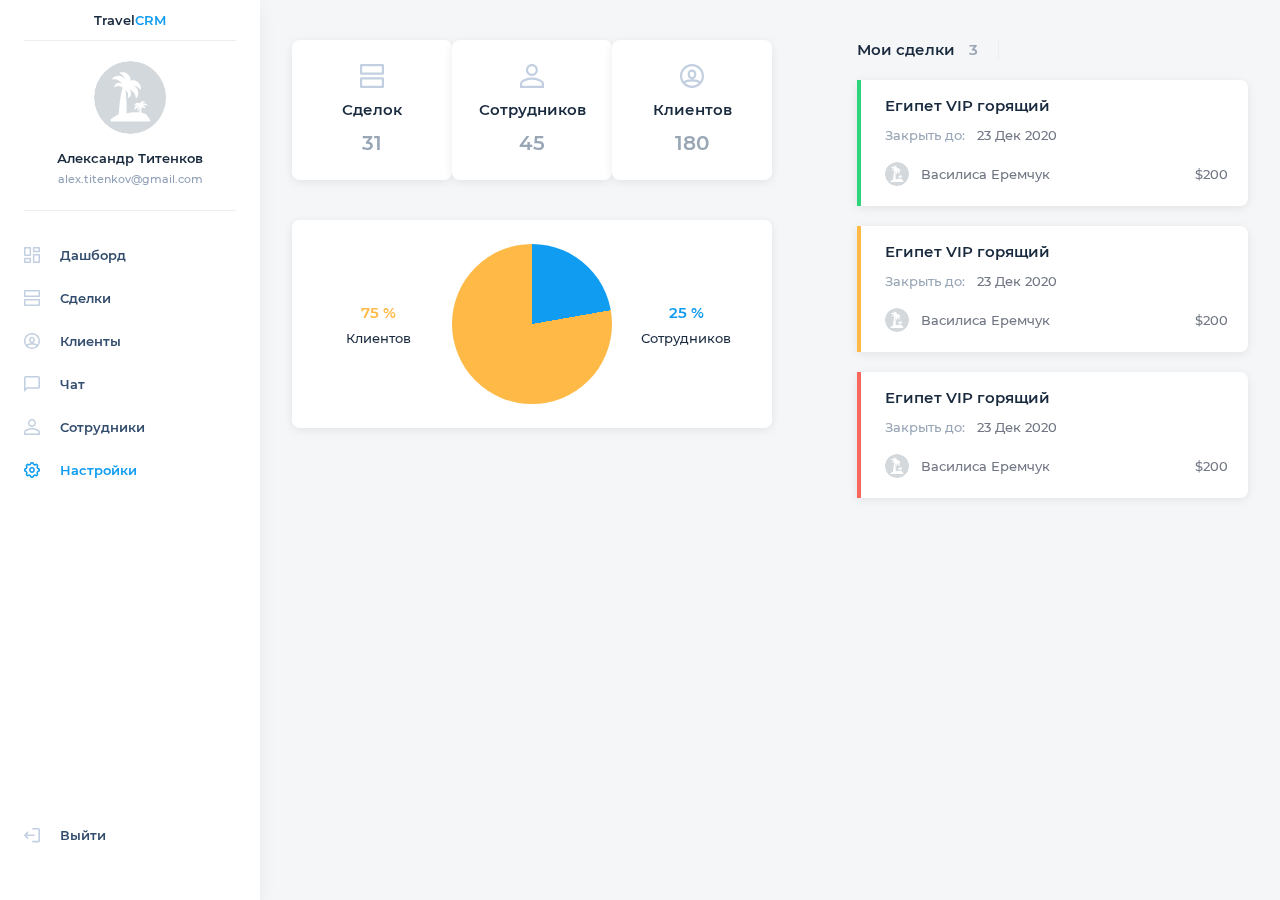
<file: dashboard.html>
<!DOCTYPE html>
<html lang="en">

<head>
    <meta charset="UTF-8">
    <meta name="viewport" content="width=device-width, initial-scale=1.0">
    <title>TravelCRM</title>
    <link rel="stylesheet" href="css/style.css">
</head>

<body class="settings__page">
    <aside class="navigation__pan">
        <a href="#" class="logo">Travel<span>CRM</span></a>
        <hr>
        <div class="profile profile__section">
            <img src="img/icon/ava-empty.svg" alt="" class="profile__img">
            <p class="profile__name">Александр Титенков</p>
            <p class="profile__email">alex.titenkov@gmail.com</p>
        </div>
        <hr>
        <ul class="nav__list">
            <li>
                <a href="#">
                    <svg xmlns="http://www.w3.org/2000/svg" width="16" height="16" viewBox="0 0 16 16">
                        <g fill="none" fill-rule="evenodd">
                            <g>
                                <g>
                                    <path d="M0 0H16V16H0z" transform="translate(-24 -246) translate(24 246)" />
                                    <path fill="#C2CFE0" fill-rule="nonzero" d="M14.933 16H9.952c-.59 0-1.067-.478-1.067-1.067V8.181c0-.589.478-1.066 1.067-1.066h4.981c.59 0 1.067.477 1.067 1.066v6.752c0 .59-.478 1.067-1.067 1.067zm-4.554-1.493h4.128V8.608h-4.128v5.899zM6.048 16H1.067C.477 16 0 15.522 0 14.933v-3.2c0-.589.478-1.066 1.067-1.066h4.981c.59 0 1.067.477 1.067 1.066v3.2c0 .59-.478 1.067-1.067 1.067zm-4.555-1.493h4.128V12.16H1.493v2.347zm4.555-5.622H1.067C.477 8.885 0 8.408 0 7.82V1.067C0 .477.478 0 1.067 0h4.981c.59 0 1.067.478 1.067 1.067v6.752c0 .589-.478 1.066-1.067 1.066zM1.493 7.392h4.128V1.493H1.493v5.899zm13.44-2.059H9.952c-.59 0-1.067-.477-1.067-1.066v-3.2C8.885.477 9.363 0 9.952 0h4.981C15.523 0 16 .478 16 1.067v3.2c0 .589-.478 1.066-1.067 1.066zM10.38 3.84h4.128V1.493h-4.128V3.84z" transform="translate(-24 -246) translate(24 246)" />
                                </g>
                            </g>
                        </g>
                    </svg>
                    Дашборд
                </a>
            </li>
            <li>
                <a href="#">
                    <svg xmlns="http://www.w3.org/2000/svg" width="16" height="16" viewBox="0 0 16 16">
                        <g fill="none" fill-rule="evenodd">
                            <g>
                                <g>
                                    <path d="M0 0H16V16H0z" transform="translate(-24 -298) translate(24 298)" />
                                    <path fill="#C2CFE0" fill-rule="nonzero" d="M15.161 16H.84C.376 16 0 15.604 0 15.115V9.78c0-.49.374-.89.839-.896H15.16c.465.006.839.406.839.896v5.334c0 .489-.376.885-.839.885zM1.415 14.507h13.14v-4.128H1.415v4.128zm13.746-7.392H.84C.374 7.109 0 6.709 0 6.219V.885C0 .396.376 0 .839 0H15.16c.463 0 .839.396.839.885V6.22c0 .49-.374.89-.839.896zM1.415 5.62h13.14V1.493H1.415v4.128z" transform="translate(-24 -298) translate(24 298)" />
                                </g>
                            </g>
                        </g>
                    </svg>
                    Сделки
                </a>
            </li>
            <li>
                <a href="#">
                    <svg xmlns="http://www.w3.org/2000/svg" width="16" height="16" viewBox="0 0 16 16">
                        <g fill="none" fill-rule="evenodd">
                            <g>
                                <g>
                                    <path d="M0 0H16V16H0z" transform="translate(-24 -350) translate(24 350)" />
                                    <path fill="#C2CFE0" fill-rule="nonzero" d="M8 0c4.418 0 8 3.582 8 8s-3.582 8-8 8-8-3.582-8-8 3.582-8 8-8zm0 11.636c-2.596 0-4.125.5-4.338 1.266C4.817 13.925 6.336 14.545 8 14.545c1.664 0 3.183-.62 4.338-1.643-.213-.766-1.742-1.266-4.338-1.266zM8 1.455c-3.615 0-6.545 2.93-6.545 6.545 0 1.385.43 2.67 1.164 3.727.819-1.081 2.742-1.545 5.381-1.545 2.639 0 4.562.464 5.38 1.544.735-1.057 1.165-2.341 1.165-3.726 0-3.615-2.93-6.545-6.545-6.545zm0 2.181c1.756 0 2.91 1.398 2.91 3.055 0 2.385-1.297 3.49-2.91 3.49-1.628 0-2.91-1.143-2.91-3.636 0-1.632 1.15-2.909 2.91-2.909zm0 1.455c-.92 0-1.455.593-1.455 1.454 0 1.65.596 2.182 1.455 2.182.857 0 1.455-.51 1.455-2.036 0-.909-.57-1.6-1.455-1.6z" transform="translate(-24 -350) translate(24 350)" />
                                </g>
                            </g>
                        </g>
                    </svg>
                    Клиенты
                </a>
            </li>
            <li>
                <a href="#">
                    <svg width="16px" height="16px" viewBox="0 0 16 16" version="1.1" xmlns="http://www.w3.org/2000/svg" xmlns:xlink="http://www.w3.org/1999/xlink">
                        <title>C5C05BA8-3509-44B8-BD7C-717C8728EC86</title>
                        <g id="Page-1" stroke="none" stroke-width="1" fill="none" fill-rule="evenodd">
                            <g id="Settings-01" transform="translate(-24.000000, -351.000000)">
                                <g id="Group-5" transform="translate(24.000000, 350.000000)">
                                    <g id="Icons-/-Chat" transform="translate(0.000000, 1.000000)">
                                        <rect id="boundary" x="0" y="0" width="16" height="16"></rect>
                                        <path d="M0.000112055209,16 L0.000112055209,1.69420555 C-0.00512164285,1.24332917 0.173171604,0.809369966 0.494762221,0.490530152 C0.816352838,0.171690339 1.25405604,-0.00507783364 1.70882237,0.000111096718 L14.3208085,0.000111096718 C14.7704459,0.00280357781 15.2004836,0.183046211 15.5156376,0.501018439 C15.8307916,0.818990666 16.0050395,1.2484374 15.999889,1.69420555 L15.999889,11.0747333 C15.9890138,11.9880178 15.2420199,12.7242657 14.3208085,12.7295446 L3.28902424,12.7295446 L0.000112055209,16 Z M1.57055471,1.55712059 C1.53401776,1.58894327 1.51556164,1.63651871 1.5211734,1.68441376 L1.5211734,12.3280815 L2.65694349,11.1922347 L14.2911797,11.1922347 C14.374736,11.1923967 14.4439778,11.1280378 14.4491999,11.045358 L14.4491999,1.69420555 C14.4491999,1.60767991 14.3784519,1.53753702 14.2911797,1.53753702 C5.82967421,1.53074585 1.58946587,1.53727371 1.57055471,1.55712059 Z" id="Shape" fill="#C2CFE0" fill-rule="nonzero"></path>
                                    </g>
                                </g>
                            </g>
                        </g>
                    </svg>
                    Чат
                </a>
            </li>
            <li>
                <a href="#">
                    <svg xmlns="http://www.w3.org/2000/svg" width="16" height="16" viewBox="0 0 16 16">
                        <g fill="none" fill-rule="evenodd">
                            <g>
                                <g>
                                    <path d="M0 0H16V16H0z" transform="translate(-24 -402) translate(24 402)" />
                                    <path fill="#C2CFE0" fill-rule="nonzero" d="M15.898 16H0v-2.974c0-.616.306-1.231.917-1.744.51-.513 1.223-.923 2.14-1.23 1.63-.719 3.67-1.026 4.892-1.026 1.223 0 3.261.307 4.994 1.025.917.41 1.63.82 2.14 1.231.611.513.917 1.128.917 1.744V16h-.102zM1.427 14.564H14.47v-1.538c0-.205-.102-.41-.407-.718-.408-.308-.918-.718-1.63-.923-1.53-.616-3.364-.923-4.383-.923-1.121 0-2.854.307-4.382.923-.815.205-1.427.615-1.835.923-.305.205-.407.513-.407.718v1.538zM7.949 8c-2.14 0-3.974-1.744-3.974-4 0-2.256 1.834-4 3.974-4s3.975 1.744 3.975 4c0 2.256-1.835 4-3.975 4zm0-6.564C6.522 1.436 5.401 2.564 5.401 4c0 1.436 1.121 2.564 2.548 2.564S10.497 5.436 10.497 4c0-1.436-1.121-2.564-2.548-2.564z" transform="translate(-24 -402) translate(24 402)" />
                                </g>
                            </g>
                        </g>
                    </svg>
                    Сотрудники
                </a>
            </li>
            <li class="active">
                <a href="#">
                    <svg xmlns="http://www.w3.org/2000/svg" width="16" height="16" viewBox="0 0 16 16">
                        <g fill="none" fill-rule="evenodd">
                            <g>
                                <g>
                                    <path d="M0 0H16V16H0z" transform="translate(-24 -454) translate(24 454)" />
                                    <path fill="#C2CFE0" fill-rule="nonzero" d="M9.15 0l1.053 1.867.59.247 2.063-.567 1.614 1.611-.575 2.064.243.59L16 6.87v2.28l-1.867 1.054-.248.59.568 2.064-1.612 1.612-2.064-.575-.59.244-1.06 1.86h-2.28l-1.053-1.867-.59-.247-2.064.568-1.611-1.612.575-2.063-.244-.59L0 9.126v-2.28l1.867-1.053.247-.59-.567-2.064 1.61-1.61 2.065.575.59-.243L6.868 0h2.28zM8.3 1.455h-.584l-.887 1.56-1.516.626-1.728-.482-.411.411.476 1.733-.634 1.513-1.561.88v.586l1.56.889.624 1.515-.481 1.727.412.413 1.733-.477 1.512.635.882 1.56h.585l.888-1.56 1.515-.624 1.728.481.413-.413-.476-1.732.634-1.514 1.561-.881v-.585l-1.56-.887-.626-1.515.481-1.727-.413-.414-1.733.477-1.513-.634-.88-1.561zM8 5.09c1.606 0 2.909 1.302 2.909 2.909 0 1.606-1.303 2.909-2.91 2.909-1.606 0-2.908-1.303-2.908-2.91C5.09 6.394 6.393 5.092 8 5.092zm0 1.454c-.803 0-1.455.652-1.455 1.455S7.197 9.454 8 9.454 9.454 8.804 9.454 8c0-.803-.65-1.455-1.454-1.455z" transform="translate(-24 -454) translate(24 454)" />
                                </g>
                            </g>
                        </g>
                    </svg>
                    Настройки
                </a>
            </li>
        </ul>
        <a href="#" class="logout__btn">
            <svg xmlns="http://www.w3.org/2000/svg" width="16" height="16" viewBox="0 0 16 16">
                <g fill="none" fill-rule="evenodd">
                    <g>
                        <g>
                            <path d="M0 0H16V16H0z" transform="translate(-24 -700) translate(24 700)" />
                            <path fill="#C2CFE0" fill-rule="nonzero" d="M4.226 4.76c.312.312.312.808 0 1.12L2.706 7.4h7.36c.44 0 .8.36.8.8 0 .44-.36.8-.8.8h-7.36l1.52 1.52c.312.312.312.808 0 1.12-.312.312-.808.312-1.12 0L.234 8.768c-.312-.312-.312-.816 0-1.128l2.872-2.88c.312-.312.808-.312 1.12 0zM14.4 13.8H8.8c-.44 0-.8.36-.8.8 0 .44.36.8.8.8h5.6c.88 0 1.6-.72 1.6-1.6V2.6c0-.88-.72-1.6-1.6-1.6H8.8c-.44 0-.8.36-.8.8 0 .44.36.8.8.8h5.6v11.2z" transform="translate(-24 -700) translate(24 700)" />
                        </g>
                    </g>
                </g>
            </svg>
            Выйти
        </a>
    </aside>
    <main class="dasboard__layout flex">
    	<div class="statistics statistics__block">
    		<div class="grid__small">
    			<img src="img/icon/icons-tasks.svg" class="statistics__icon" alt="">
    			<h2 class="statistics__title">Сделок </h2>
    			<p class="statistics__count">31</p>
    		</div>
    		<div class="grid__small">
    			<img src="img/icon/icons-contacts.svg" class="statistics__icon" alt="">
    			<h2 class="statistics__title">Сотрудников </h2>
    			<p class="statistics__count">45</p>
    		</div>
    		<div class="grid__small">
    			<img src="img/icon/icons-clients.svg" class="statistics__icon" alt="">
    			<h2 class="statistics__title">Клиентов </h2>
    			<p class="statistics__count">180</p>
    		</div>
    		<div class="grid__big flex">
    			<div class="statistics__legend clients">
    				<p class="statistics__legend__number">75 %</p>
    				<p class="statistics__legend__items">Клиентов</p>
    			</div>
    			<div class="statistics__chart"></div>
    			<div class="statistics__legend empl">
    				<p class="statistics__legend__number">25 %</p>
    				<p class="statistics__legend__items">Сотрудников</p>
    			</div>
    		</div>
    	</div>

			<div class="tasks__column done">
				<div class="column__header flex">
					<h2>Мои сделки <span class="count">3</span></h2>
					
				</div>

				<div class="task task__block green">
					<h2 class="task__title">Египет VIP горящий</h2>
					<p class="task__deadline">Закрыть до: <span>23 Дек 2020</span></p>
					<div class="task__executor flex">
						<img src="img/icon/ava-empty.svg" class="executor__img" alt="">
						<p class="executor__name">Василиса Еремчук</p>
					</div>
					<img src="img/icon/icons-delete.svg" class="remove__icon" alt="">

					<p class="price">$200</p>
				</div>
				<div class="task task__block yellow">
					<h2 class="task__title">Египет VIP горящий</h2>
					<p class="task__deadline">Закрыть до: <span>23 Дек 2020</span></p>
					<div class="task__executor flex">
						<img src="img/icon/ava-empty.svg" class="executor__img" alt="">
						<p class="executor__name">Василиса Еремчук</p>
					</div>
					<img src="img/icon/icons-delete.svg" class="remove__icon" alt="">

					<p class="price">$200</p>
				</div>
				<div class="task task__block red">
					<h2 class="task__title">Египет VIP горящий</h2>
					<p class="task__deadline">Закрыть до: <span>23 Дек 2020</span></p>
					<div class="task__executor flex">
						<img src="img/icon/ava-empty.svg" class="executor__img" alt="">
						<p class="executor__name">Василиса Еремчук</p>
					</div>
					<img src="img/icon/icons-delete.svg" class="remove__icon" alt="">

					<p class="price">$200</p>
				</div>
				

			</div>
    </main>
    <div class="popup__edit__name w-400 popup ">
        <img src="img/icon/icons-close.svg" class="close__icon" alt="">
        <form action="" method="" class="form">
            <h2 class="popup__title">Редактировать название</h2>
            <div class="input__wrapp">
                <input type="text" id="sectionName" class="filled" value="Заморожено">
                <label for="sectionName">Название</label>
            </div>
            <div class="btn__section flex">
                <div class="outline__btn">Отменить</div>
                <input type="submit" class="" value="Сохранить">
            </div>
        </form>
    </div>
    <div class="popup__add__section w-400 popup ">
        <img src="img/icon/icons-close.svg" class="close__icon" alt="">
        <form action="" method="" class="form">
            <h2 class="popup__title">Добавить новый раздел</h2>
            <div class="input__wrapp">
                <input type="text" id="addSection">
                <label for="addSection">Название</label>
            </div>
            <div class="btn__section flex">
                <div class="outline__btn">Отменить</div>
                <input type="submit" class="" value="Сохранить">
            </div>
        </form>
    </div>
    <div class="popup__remove__section w-400 popup ">
        <img src="img/icon/icons-close.svg" class="close__icon" alt="">
        <form action="" method="" class="form">
            <h2 class="popup__title">Добавить новый раздел</h2>
            <p class="warning__text">Удалить раздел и все сделки в нём?<br>
                Внимание! Это действие необратимо</p>
            <div class="btn__section flex">
                <div class="outline__btn">Отменить</div>
                <input type="submit" class="" value="Сохранить">
            </div>
        </form>
    </div>
    <div class="popup__back ">
    </div>
</body>

</html>
</file>
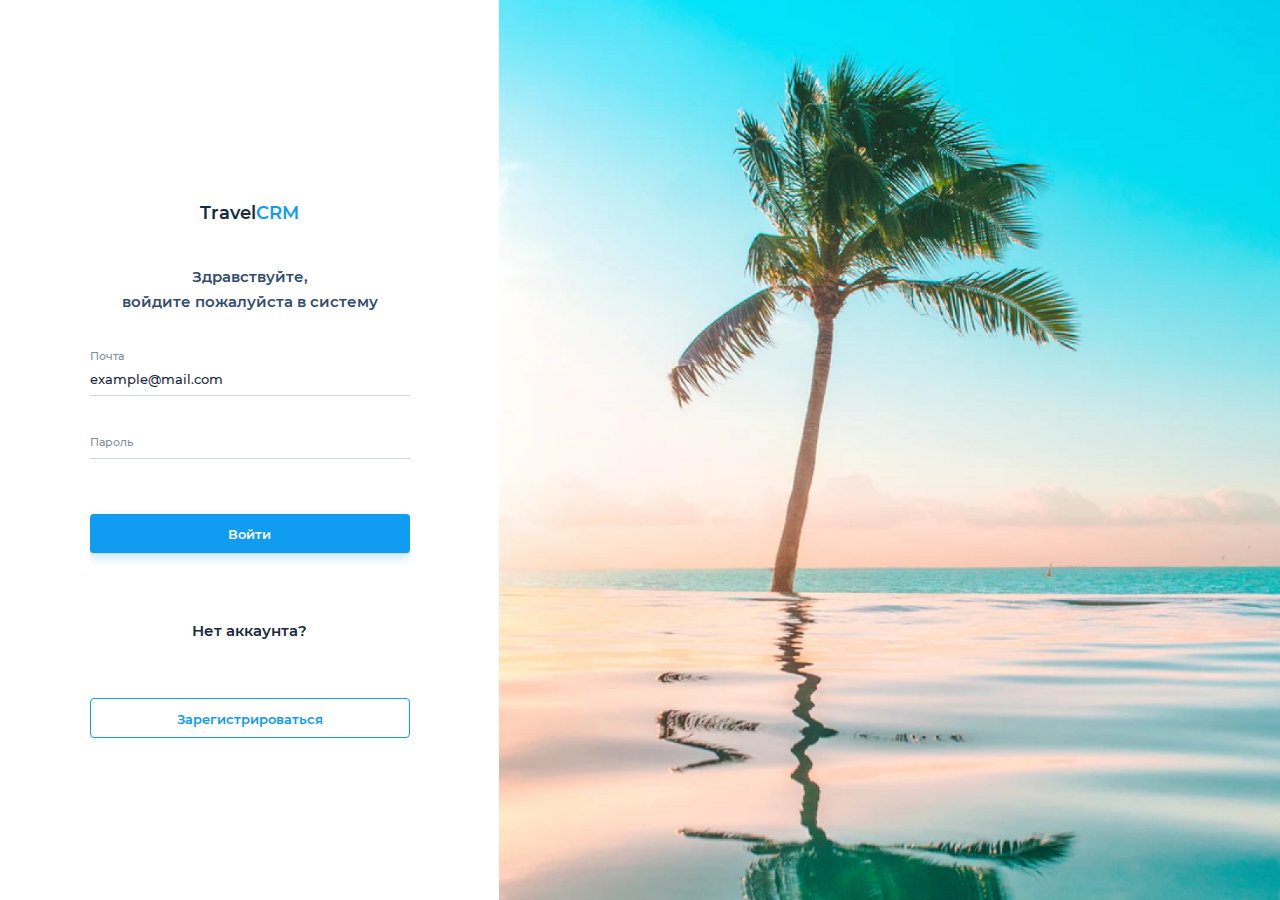
<file: login.html>
<!DOCTYPE html>
<html lang="en">
<head>
	<meta charset="UTF-8">
	<meta name="viewport" content="width=device-width, initial-scale=1.0">
	<title>TravelCRM</title>
	<link rel="stylesheet" href="css/style.css">
</head>
<body class="login__section">
	<div class="form form__login">
		<a href="#" class="logo">Travel<span>CRM</span></a>
		<h2 class="title__h2">Здравствуйте,<br/>
		войдите пожалуйста в систему</h2>

		<form action="" method="">
			<!-- Что бы сделать заполненое состоянине нужно добавить класс filled -->
			<div class="input__wrapp gap--bottom">
				<input type="email" id="email" class="filled" value="example@mail.com">
				<label for="email">Почта</label>
			</div>
				
			<div class="input__wrapp gap--bottom">
				<input type="password" id="password">
				<label for="password">Пароль</label>
			</div>

			<input type="submit" value="Войти">
		</form>

		<div class="additional__func">
			<p>Нет аккаунта?</p>
			<a href="#" class="outline__btn">Зарегистрироваться</a>
		</div>
	</div>

	<img src="img/log-in.jpg" class="aside__img" alt="">
</body>
</html>
</file>
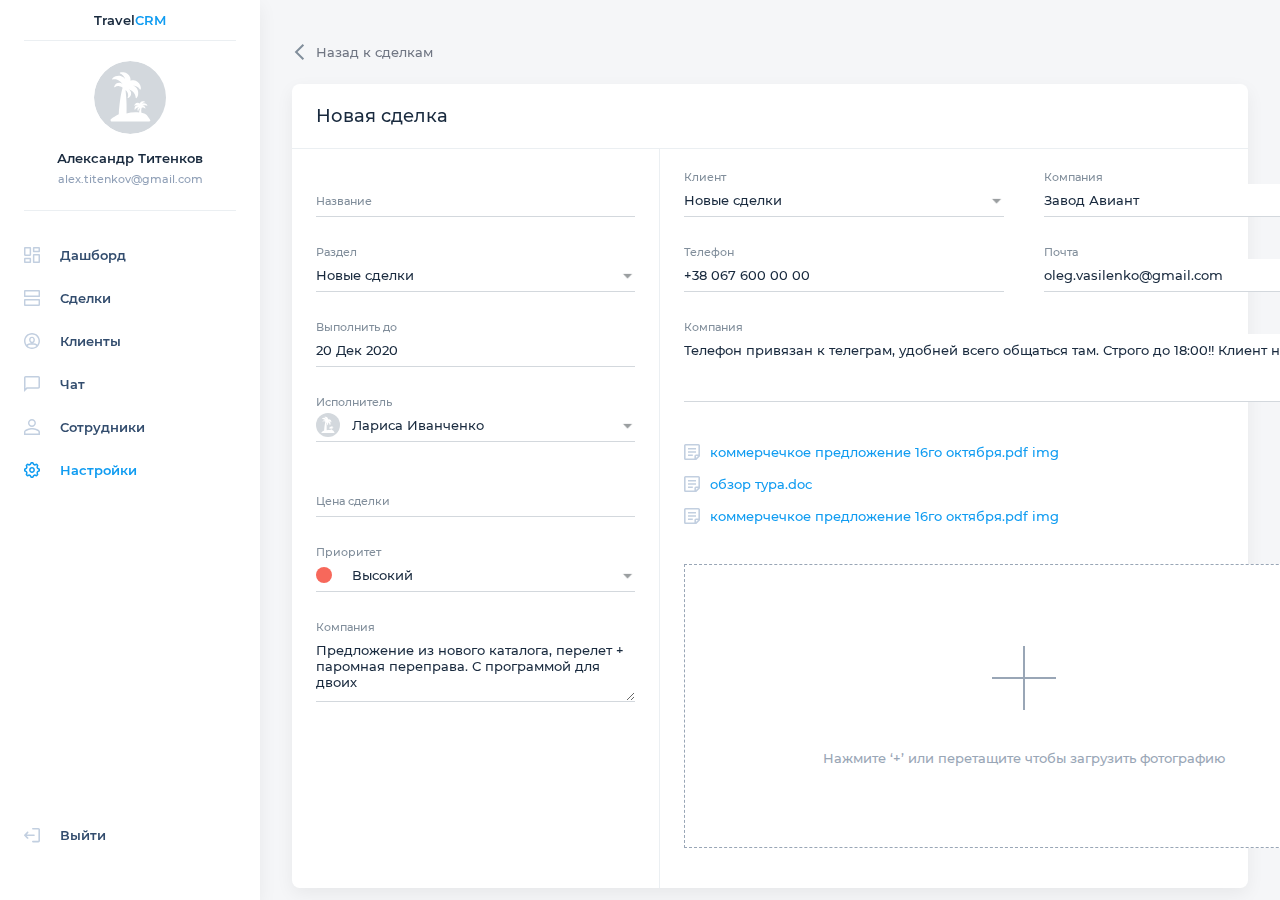
<file: new_deal.html>
<!DOCTYPE html>
<html lang="en">

<head>
    <meta charset="UTF-8">
    <meta name="viewport" content="width=device-width, initial-scale=1.0">
    <title>TravelCRM</title>
    <link rel="stylesheet" href="css/style.css">
</head>

<body class="settings__page">
    <aside class="navigation__pan">
        <a href="#" class="logo">Travel<span>CRM</span></a>
        <hr>
        <div class="profile profile__section">
            <img src="img/icon/ava-empty.svg" alt="" class="profile__img">
            <p class="profile__name">Александр Титенков</p>
            <p class="profile__email">alex.titenkov@gmail.com</p>
        </div>
        <hr>
        <ul class="nav__list">
            <li>
                <a href="#">
                    <svg xmlns="http://www.w3.org/2000/svg" width="16" height="16" viewBox="0 0 16 16">
                        <g fill="none" fill-rule="evenodd">
                            <g>
                                <g>
                                    <path d="M0 0H16V16H0z" transform="translate(-24 -246) translate(24 246)" />
                                    <path fill="#C2CFE0" fill-rule="nonzero" d="M14.933 16H9.952c-.59 0-1.067-.478-1.067-1.067V8.181c0-.589.478-1.066 1.067-1.066h4.981c.59 0 1.067.477 1.067 1.066v6.752c0 .59-.478 1.067-1.067 1.067zm-4.554-1.493h4.128V8.608h-4.128v5.899zM6.048 16H1.067C.477 16 0 15.522 0 14.933v-3.2c0-.589.478-1.066 1.067-1.066h4.981c.59 0 1.067.477 1.067 1.066v3.2c0 .59-.478 1.067-1.067 1.067zm-4.555-1.493h4.128V12.16H1.493v2.347zm4.555-5.622H1.067C.477 8.885 0 8.408 0 7.82V1.067C0 .477.478 0 1.067 0h4.981c.59 0 1.067.478 1.067 1.067v6.752c0 .589-.478 1.066-1.067 1.066zM1.493 7.392h4.128V1.493H1.493v5.899zm13.44-2.059H9.952c-.59 0-1.067-.477-1.067-1.066v-3.2C8.885.477 9.363 0 9.952 0h4.981C15.523 0 16 .478 16 1.067v3.2c0 .589-.478 1.066-1.067 1.066zM10.38 3.84h4.128V1.493h-4.128V3.84z" transform="translate(-24 -246) translate(24 246)" />
                                </g>
                            </g>
                        </g>
                    </svg>
                    Дашборд
                </a>
            </li>
            <li>
                <a href="#">
                    <svg xmlns="http://www.w3.org/2000/svg" width="16" height="16" viewBox="0 0 16 16">
                        <g fill="none" fill-rule="evenodd">
                            <g>
                                <g>
                                    <path d="M0 0H16V16H0z" transform="translate(-24 -298) translate(24 298)" />
                                    <path fill="#C2CFE0" fill-rule="nonzero" d="M15.161 16H.84C.376 16 0 15.604 0 15.115V9.78c0-.49.374-.89.839-.896H15.16c.465.006.839.406.839.896v5.334c0 .489-.376.885-.839.885zM1.415 14.507h13.14v-4.128H1.415v4.128zm13.746-7.392H.84C.374 7.109 0 6.709 0 6.219V.885C0 .396.376 0 .839 0H15.16c.463 0 .839.396.839.885V6.22c0 .49-.374.89-.839.896zM1.415 5.62h13.14V1.493H1.415v4.128z" transform="translate(-24 -298) translate(24 298)" />
                                </g>
                            </g>
                        </g>
                    </svg>
                    Сделки
                </a>
            </li>
            <li>
                <a href="#">
                    <svg xmlns="http://www.w3.org/2000/svg" width="16" height="16" viewBox="0 0 16 16">
                        <g fill="none" fill-rule="evenodd">
                            <g>
                                <g>
                                    <path d="M0 0H16V16H0z" transform="translate(-24 -350) translate(24 350)" />
                                    <path fill="#C2CFE0" fill-rule="nonzero" d="M8 0c4.418 0 8 3.582 8 8s-3.582 8-8 8-8-3.582-8-8 3.582-8 8-8zm0 11.636c-2.596 0-4.125.5-4.338 1.266C4.817 13.925 6.336 14.545 8 14.545c1.664 0 3.183-.62 4.338-1.643-.213-.766-1.742-1.266-4.338-1.266zM8 1.455c-3.615 0-6.545 2.93-6.545 6.545 0 1.385.43 2.67 1.164 3.727.819-1.081 2.742-1.545 5.381-1.545 2.639 0 4.562.464 5.38 1.544.735-1.057 1.165-2.341 1.165-3.726 0-3.615-2.93-6.545-6.545-6.545zm0 2.181c1.756 0 2.91 1.398 2.91 3.055 0 2.385-1.297 3.49-2.91 3.49-1.628 0-2.91-1.143-2.91-3.636 0-1.632 1.15-2.909 2.91-2.909zm0 1.455c-.92 0-1.455.593-1.455 1.454 0 1.65.596 2.182 1.455 2.182.857 0 1.455-.51 1.455-2.036 0-.909-.57-1.6-1.455-1.6z" transform="translate(-24 -350) translate(24 350)" />
                                </g>
                            </g>
                        </g>
                    </svg>
                    Клиенты
                </a>
            </li>
            <li>
                <a href="#">
                    <svg width="16px" height="16px" viewBox="0 0 16 16" version="1.1" xmlns="http://www.w3.org/2000/svg" xmlns:xlink="http://www.w3.org/1999/xlink">
                        <title>C5C05BA8-3509-44B8-BD7C-717C8728EC86</title>
                        <g id="Page-1" stroke="none" stroke-width="1" fill="none" fill-rule="evenodd">
                            <g id="Settings-01" transform="translate(-24.000000, -351.000000)">
                                <g id="Group-5" transform="translate(24.000000, 350.000000)">
                                    <g id="Icons-/-Chat" transform="translate(0.000000, 1.000000)">
                                        <rect id="boundary" x="0" y="0" width="16" height="16"></rect>
                                        <path d="M0.000112055209,16 L0.000112055209,1.69420555 C-0.00512164285,1.24332917 0.173171604,0.809369966 0.494762221,0.490530152 C0.816352838,0.171690339 1.25405604,-0.00507783364 1.70882237,0.000111096718 L14.3208085,0.000111096718 C14.7704459,0.00280357781 15.2004836,0.183046211 15.5156376,0.501018439 C15.8307916,0.818990666 16.0050395,1.2484374 15.999889,1.69420555 L15.999889,11.0747333 C15.9890138,11.9880178 15.2420199,12.7242657 14.3208085,12.7295446 L3.28902424,12.7295446 L0.000112055209,16 Z M1.57055471,1.55712059 C1.53401776,1.58894327 1.51556164,1.63651871 1.5211734,1.68441376 L1.5211734,12.3280815 L2.65694349,11.1922347 L14.2911797,11.1922347 C14.374736,11.1923967 14.4439778,11.1280378 14.4491999,11.045358 L14.4491999,1.69420555 C14.4491999,1.60767991 14.3784519,1.53753702 14.2911797,1.53753702 C5.82967421,1.53074585 1.58946587,1.53727371 1.57055471,1.55712059 Z" id="Shape" fill="#C2CFE0" fill-rule="nonzero"></path>
                                    </g>
                                </g>
                            </g>
                        </g>
                    </svg>
                    Чат
                </a>
            </li>
            <li>
                <a href="#">
                    <svg xmlns="http://www.w3.org/2000/svg" width="16" height="16" viewBox="0 0 16 16">
                        <g fill="none" fill-rule="evenodd">
                            <g>
                                <g>
                                    <path d="M0 0H16V16H0z" transform="translate(-24 -402) translate(24 402)" />
                                    <path fill="#C2CFE0" fill-rule="nonzero" d="M15.898 16H0v-2.974c0-.616.306-1.231.917-1.744.51-.513 1.223-.923 2.14-1.23 1.63-.719 3.67-1.026 4.892-1.026 1.223 0 3.261.307 4.994 1.025.917.41 1.63.82 2.14 1.231.611.513.917 1.128.917 1.744V16h-.102zM1.427 14.564H14.47v-1.538c0-.205-.102-.41-.407-.718-.408-.308-.918-.718-1.63-.923-1.53-.616-3.364-.923-4.383-.923-1.121 0-2.854.307-4.382.923-.815.205-1.427.615-1.835.923-.305.205-.407.513-.407.718v1.538zM7.949 8c-2.14 0-3.974-1.744-3.974-4 0-2.256 1.834-4 3.974-4s3.975 1.744 3.975 4c0 2.256-1.835 4-3.975 4zm0-6.564C6.522 1.436 5.401 2.564 5.401 4c0 1.436 1.121 2.564 2.548 2.564S10.497 5.436 10.497 4c0-1.436-1.121-2.564-2.548-2.564z" transform="translate(-24 -402) translate(24 402)" />
                                </g>
                            </g>
                        </g>
                    </svg>
                    Сотрудники
                </a>
            </li>
            <li class="active">
                <a href="#">
                    <svg xmlns="http://www.w3.org/2000/svg" width="16" height="16" viewBox="0 0 16 16">
                        <g fill="none" fill-rule="evenodd">
                            <g>
                                <g>
                                    <path d="M0 0H16V16H0z" transform="translate(-24 -454) translate(24 454)" />
                                    <path fill="#C2CFE0" fill-rule="nonzero" d="M9.15 0l1.053 1.867.59.247 2.063-.567 1.614 1.611-.575 2.064.243.59L16 6.87v2.28l-1.867 1.054-.248.59.568 2.064-1.612 1.612-2.064-.575-.59.244-1.06 1.86h-2.28l-1.053-1.867-.59-.247-2.064.568-1.611-1.612.575-2.063-.244-.59L0 9.126v-2.28l1.867-1.053.247-.59-.567-2.064 1.61-1.61 2.065.575.59-.243L6.868 0h2.28zM8.3 1.455h-.584l-.887 1.56-1.516.626-1.728-.482-.411.411.476 1.733-.634 1.513-1.561.88v.586l1.56.889.624 1.515-.481 1.727.412.413 1.733-.477 1.512.635.882 1.56h.585l.888-1.56 1.515-.624 1.728.481.413-.413-.476-1.732.634-1.514 1.561-.881v-.585l-1.56-.887-.626-1.515.481-1.727-.413-.414-1.733.477-1.513-.634-.88-1.561zM8 5.09c1.606 0 2.909 1.302 2.909 2.909 0 1.606-1.303 2.909-2.91 2.909-1.606 0-2.908-1.303-2.908-2.91C5.09 6.394 6.393 5.092 8 5.092zm0 1.454c-.803 0-1.455.652-1.455 1.455S7.197 9.454 8 9.454 9.454 8.804 9.454 8c0-.803-.65-1.455-1.454-1.455z" transform="translate(-24 -454) translate(24 454)" />
                                </g>
                            </g>
                        </g>
                    </svg>
                    Настройки
                </a>
            </li>
        </ul>
        <a href="#" class="logout__btn">
            <svg xmlns="http://www.w3.org/2000/svg" width="16" height="16" viewBox="0 0 16 16">
                <g fill="none" fill-rule="evenodd">
                    <g>
                        <g>
                            <path d="M0 0H16V16H0z" transform="translate(-24 -700) translate(24 700)" />
                            <path fill="#C2CFE0" fill-rule="nonzero" d="M4.226 4.76c.312.312.312.808 0 1.12L2.706 7.4h7.36c.44 0 .8.36.8.8 0 .44-.36.8-.8.8h-7.36l1.52 1.52c.312.312.312.808 0 1.12-.312.312-.808.312-1.12 0L.234 8.768c-.312-.312-.312-.816 0-1.128l2.872-2.88c.312-.312.808-.312 1.12 0zM14.4 13.8H8.8c-.44 0-.8.36-.8.8 0 .44.36.8.8.8h5.6c.88 0 1.6-.72 1.6-1.6V2.6c0-.88-.72-1.6-1.6-1.6H8.8c-.44 0-.8.36-.8.8 0 .44.36.8.8.8h5.6v11.2z" transform="translate(-24 -700) translate(24 700)" />
                        </g>
                    </g>
                </g>
            </svg>
            Выйти
        </a>
    </aside>
    <main class="deal__layout ">
        <a href="#" class="return__btn">
            <img src="img/icon/arrows-left.svg" alt="">
            Назад к сделкам
        </a>
        <div class="deal__form">
            <div class="item__header">
                <h2 class="item__header__title">Новая сделка</h2>
            </div>
            <form action="" method="" class="flex form">
                <fieldset>
                    <div class="input__wrapp gap--bottom">
                        <input type="text" id="dealName">
                        <label for="dealName">Название</label>
                    </div>
                    <!-- Что бы открфть дропдаун нужно доабвить классу dropdown класс open -->
                    <div class="dropdown input__wrapp gap--bottom">
                        <div class="dropdown__toogle ">
                            <input type="text" id="dealSection" value="Новые сделки" class="filled">
                            <label for="dealSection">Раздел</label>
                            <img src="img/icon/arr_bottom.png" class="dropdown__arr" alt="">
                        </div>
                        <ul class="dropdown__list">
                            <li>Новые сделки</li>
                            <li>Новые сделки</li>
                            <li>Новые сделки</li>
                        </ul>
                    </div>
                    <div class="input__wrapp gap--bottom">
                        <input type="text" id="deasDeadline" value="20 Дек 2020" class="filled">
                        <label for="deasDeadline">Выполнить до</label>
                    </div>
                    <!-- Что бы открфть дропдаун нужно доабвить классу dropdown класс open -->
                    <div class="dropdown input__wrapp gap--bottom ">
                        <div class="dropdown__toogle dropdown__additional">
                            <img src="img/icon/ava-empty.svg" alt="" class="executor__img">
                            <input type="text" id="dealExecutor" value="Лариса Иванченко" class="filled" readonly="">
                            <label for="dealExecutor">Исполнитель</label>
                            <img src="img/icon/arr_bottom.png" class="dropdown__arr" alt="">
                        </div>
                        <ul class="dropdown__list">
                            <li>
                                <img src="img/icon/ava-empty.svg" alt="" class="executor__img">
                                Василий Степанюк
                            </li>
                            <li>
                                <img src="img/icon/ava-empty.svg" alt="" class="executor__img">
                                Елизавета Максимова
                            </li>
                            <li>
                                <img src="img/icon/ava-empty.svg" alt="" class="executor__img">
                                Василиса Еремчук
                            </li>
                        </ul>
                    </div>
                    <div class="input__wrapp gap--bottom">
                        <input type="cost" id="dealCost">
                        <label for="dealCost">Цена сделки</label>
                    </div>
                    <!-- Что бы открфть дропдаун нужно доабвить классу dropdown класс open -->
                    <div class="dropdown input__wrapp gap--bottom ">
                        <div class="dropdown__toogle dropdown__additional">
                            <div class="priority__circle red"></div>
                            <input type="text" id="dealPriority" value="Высокий" class="filled" readonly="">
                            <label for="dealPriority">Приоритет</label>
                            <img src="img/icon/arr_bottom.png" class="dropdown__arr" alt="">
                        </div>
                        <ul class="dropdown__list">
                            <li>
                                <div class="priority__circle green"></div>
                                Высокий
                            </li>
                            <li>
                                <div class="priority__circle yellow"></div>
                                Низкий
                            </li>
                            <li>
                                <div class="priority__circle red"></div>
                                Срочный
                            </li>
                        </ul>
                    </div>
                    <div class="input__wrapp gap--bottom ">
                        <textarea type="text" id="dealComment" class="filled">Предложение из нового каталога, перелет + паромная переправа. С программой для двоих</textarea>
                        <label for="dealComment">Компания</label>
                    </div>
                </fieldset>
                <fieldset>
                    <div class="flex justify ">
                        <!-- Что бы открфть дропдаун нужно доабвить классу dropdown класс open -->
                        <div class="dropdown input__wrapp gap--bottom w-320">
                            <div class="dropdown__toogle ">
                                <input type="text" id="dealClient" value="Новые сделки" class="filled">
                                <label for="dealClient">Клиент</label>
                                <img src="img/icon/arr_bottom.png" class="dropdown__arr" alt="">
                            </div>
                            <ul class="dropdown__list">
                                <li>Новые сделки</li>
                                <li>Новые сделки</li>
                                <li>Новые сделки</li>
                            </ul>
                        </div>
                        <div class="input__wrapp gap--bottom w-320">
                            <input type="text" id="dealCompany" value="Завод Авиант" class="filled">
                            <label for="dealCompany">Компания</label>
                        </div>
                    </div>
                    <div class="flex justify">
                        <div class="input__wrapp gap--bottom w-320">
                            <input type="tel" id="dealTel" value="+38 067 600 00 00" class="filled">
                            <label for="dealTel">Телефон</label>
                        </div>
                        <div class="input__wrapp gap--bottom w-320">
                            <input type="email" id="dealMail" value="oleg.vasilenko@gmail.com" class="filled">
                            <label for="dealMail">Почта</label>
                        </div>
                    </div>
                    <div class="input__wrapp gap--bottom ">
                        <textarea type="text" id="dealClientComment" class="filled">Телефон привязан к телеграм, удобней всего общаться там. Строго до 18:00!! Клиент нервный )))</textarea>
                        <label for="dealClientComment">Компания</label>
                    </div>
                    <div class="files__wrapp">
                    	<div class="doc flex">
                    		<a href="#" download="">
	                    		<img src="img/icon/icons-docs.svg" alt="">
	                    		коммерчечкое предложение 16го октября.pdf
	                    		img
	                    	</a>
	                    	<img class="remove__icon" src="img/icon/icons-delete.svg" alt="">
                    	</div>
                    	<div class="doc flex">
                    		<a href="#" download="">
	                    		<img src="img/icon/icons-docs.svg" alt="">
	                    		обзор тура.doc
	                    	</a>
	                    	<img class="remove__icon" src="img/icon/icons-delete.svg" alt="">
                    	</div>
                    	<div class="doc flex">
                    		<a href="#" download="">
	                    		<img src="img/icon/icons-docs.svg" alt="">
	                    		коммерчечкое предложение 16го октября.pdf
	                    		img
	                    	</a>
	                    	<img class="remove__icon" src="img/icon/icons-delete.svg" alt="">
                    	</div>
                    	
                    </div>
                    <div class="file__input flex">
                        <input type="file">
                        <div>
                            <img src="img/icon/plus-big.svg" alt="">
                            <p>Нажмите ‘+’ или перетащите чтобы загрузить фотографию</p>
                        </div>
                    </div>
                </fieldset>
                <div class="btn__section flex">
                    <div class="outline__btn w-170">Отменить</div>
                    <input type="submit" class="gap--left w-170" value="Сохранить">
                </div>
            </form>
        </div>
    </main>
    <div class="popup__edit__name w-400 popup ">
        <img src="img/icon/icons-close.svg" class="close__icon" alt="">
        <form action="" method="" class="form">
            <h2 class="popup__title">Редактировать название</h2>
            <div class="input__wrapp">
                <input type="text" id="sectionName" class="filled" value="Заморожено">
                <label for="sectionName">Название</label>
            </div>
            <div class="btn__section flex">
                <div class="outline__btn">Отменить</div>
                <input type="submit" class="" value="Сохранить">
            </div>
        </form>
    </div>
    <div class="popup__add__section w-400 popup ">
        <img src="img/icon/icons-close.svg" class="close__icon" alt="">
        <form action="" method="" class="form">
            <h2 class="popup__title">Добавить новый раздел</h2>
            <div class="input__wrapp">
                <input type="text" id="addSection">
                <label for="addSection">Название</label>
            </div>
            <div class="btn__section flex">
                <div class="outline__btn">Отменить</div>
                <input type="submit" class="" value="Сохранить">
            </div>
        </form>
    </div>
    <div class="popup__remove__section w-400 popup ">
        <img src="img/icon/icons-close.svg" class="close__icon" alt="">
        <form action="" method="" class="form">
            <h2 class="popup__title">Добавить новый раздел</h2>
            <p class="warning__text">Удалить раздел и все сделки в нём?<br>
                Внимание! Это действие необратимо</p>
            <div class="btn__section flex">
                <div class="outline__btn">Отменить</div>
                <input type="submit" class="" value="Сохранить">
            </div>
        </form>
    </div>
    <div class="popup__back ">
    </div>
</body>

</html>
</file>
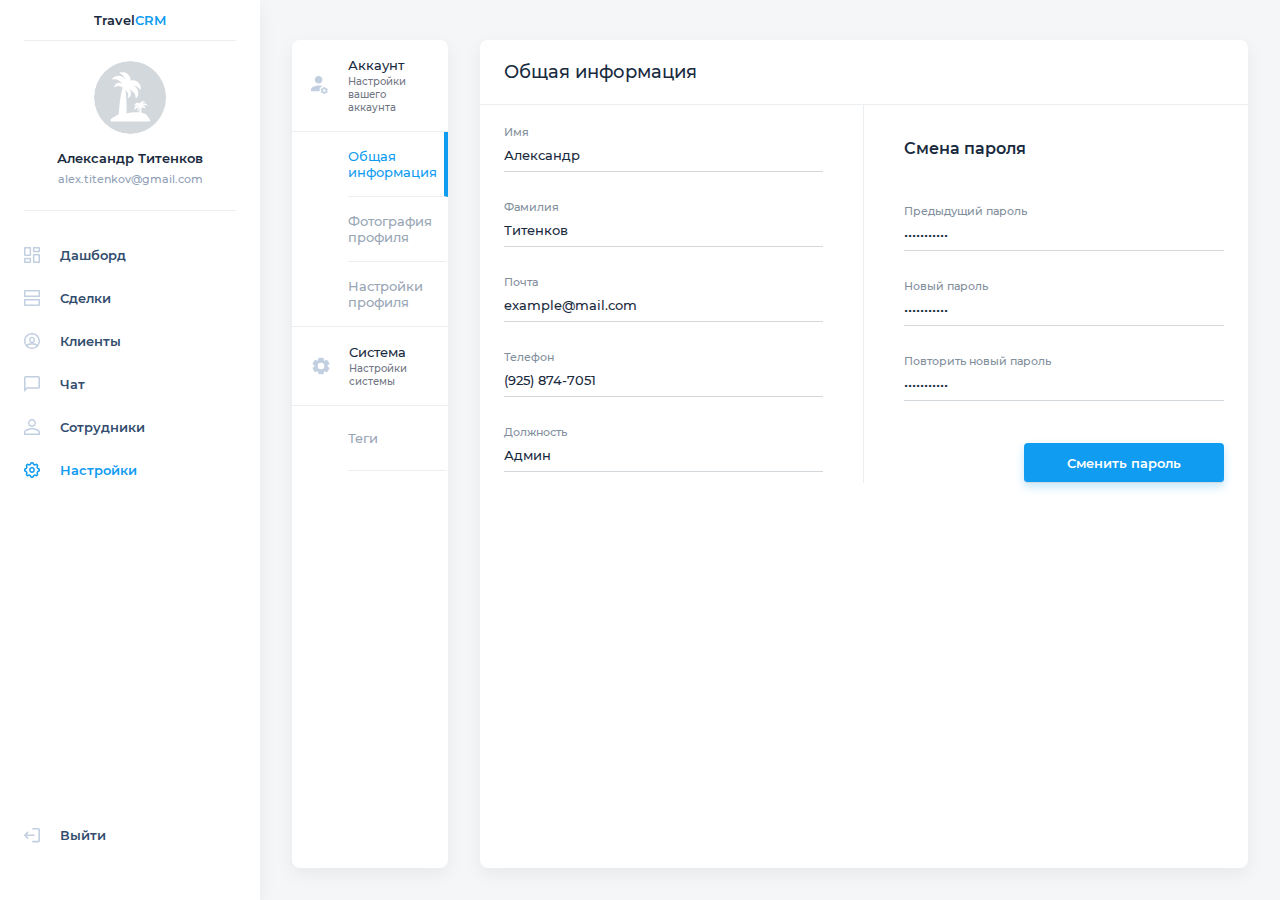
<file: settings_01.html>
<!DOCTYPE html>
<html lang="en">
<head>
	<meta charset="UTF-8">
	<meta name="viewport" content="width=device-width, initial-scale=1.0">
	<title>TravelCRM</title>
	<link rel="stylesheet" href="css/style.css">
</head>
<body class="settings__page">
	<aside class="navigation__pan">
		<a href="#" class="logo">Travel<span>CRM</span></a>
		<hr>

		<div class="profile profile__section">
			<img src="img/icon/ava-empty.svg" alt="" class="profile__img">
			<p class="profile__name">Александр Титенков</p>
			<p class="profile__email">alex.titenkov@gmail.com</p>
		</div>
		<hr>

		<ul class="nav__list">
			<li>
				<a href="#">
					<svg xmlns="http://www.w3.org/2000/svg" width="16" height="16" viewBox="0 0 16 16">
					    <g fill="none" fill-rule="evenodd">
					        <g>
					            <g>
					                <path d="M0 0H16V16H0z" transform="translate(-24 -246) translate(24 246)"/>
					                <path fill="#C2CFE0" fill-rule="nonzero" d="M14.933 16H9.952c-.59 0-1.067-.478-1.067-1.067V8.181c0-.589.478-1.066 1.067-1.066h4.981c.59 0 1.067.477 1.067 1.066v6.752c0 .59-.478 1.067-1.067 1.067zm-4.554-1.493h4.128V8.608h-4.128v5.899zM6.048 16H1.067C.477 16 0 15.522 0 14.933v-3.2c0-.589.478-1.066 1.067-1.066h4.981c.59 0 1.067.477 1.067 1.066v3.2c0 .59-.478 1.067-1.067 1.067zm-4.555-1.493h4.128V12.16H1.493v2.347zm4.555-5.622H1.067C.477 8.885 0 8.408 0 7.82V1.067C0 .477.478 0 1.067 0h4.981c.59 0 1.067.478 1.067 1.067v6.752c0 .589-.478 1.066-1.067 1.066zM1.493 7.392h4.128V1.493H1.493v5.899zm13.44-2.059H9.952c-.59 0-1.067-.477-1.067-1.066v-3.2C8.885.477 9.363 0 9.952 0h4.981C15.523 0 16 .478 16 1.067v3.2c0 .589-.478 1.066-1.067 1.066zM10.38 3.84h4.128V1.493h-4.128V3.84z" transform="translate(-24 -246) translate(24 246)"/>
					            </g>
					        </g>
					    </g>
					</svg>
					Дашборд
				</a>
			</li>
			<li>
				<a href="#">
					<svg xmlns="http://www.w3.org/2000/svg" width="16" height="16" viewBox="0 0 16 16">
					    <g fill="none" fill-rule="evenodd">
					        <g>
					            <g>
					                <path d="M0 0H16V16H0z" transform="translate(-24 -298) translate(24 298)"/>
					                <path fill="#C2CFE0" fill-rule="nonzero" d="M15.161 16H.84C.376 16 0 15.604 0 15.115V9.78c0-.49.374-.89.839-.896H15.16c.465.006.839.406.839.896v5.334c0 .489-.376.885-.839.885zM1.415 14.507h13.14v-4.128H1.415v4.128zm13.746-7.392H.84C.374 7.109 0 6.709 0 6.219V.885C0 .396.376 0 .839 0H15.16c.463 0 .839.396.839.885V6.22c0 .49-.374.89-.839.896zM1.415 5.62h13.14V1.493H1.415v4.128z" transform="translate(-24 -298) translate(24 298)"/>
					            </g>
					        </g>
					    </g>
					</svg>
					Сделки

				</a>
			</li>
			<li>
				<a href="#">
					<svg xmlns="http://www.w3.org/2000/svg" width="16" height="16" viewBox="0 0 16 16">
					    <g fill="none" fill-rule="evenodd">
					        <g>
					            <g>
					                <path d="M0 0H16V16H0z" transform="translate(-24 -350) translate(24 350)"/>
					                <path fill="#C2CFE0" fill-rule="nonzero" d="M8 0c4.418 0 8 3.582 8 8s-3.582 8-8 8-8-3.582-8-8 3.582-8 8-8zm0 11.636c-2.596 0-4.125.5-4.338 1.266C4.817 13.925 6.336 14.545 8 14.545c1.664 0 3.183-.62 4.338-1.643-.213-.766-1.742-1.266-4.338-1.266zM8 1.455c-3.615 0-6.545 2.93-6.545 6.545 0 1.385.43 2.67 1.164 3.727.819-1.081 2.742-1.545 5.381-1.545 2.639 0 4.562.464 5.38 1.544.735-1.057 1.165-2.341 1.165-3.726 0-3.615-2.93-6.545-6.545-6.545zm0 2.181c1.756 0 2.91 1.398 2.91 3.055 0 2.385-1.297 3.49-2.91 3.49-1.628 0-2.91-1.143-2.91-3.636 0-1.632 1.15-2.909 2.91-2.909zm0 1.455c-.92 0-1.455.593-1.455 1.454 0 1.65.596 2.182 1.455 2.182.857 0 1.455-.51 1.455-2.036 0-.909-.57-1.6-1.455-1.6z" transform="translate(-24 -350) translate(24 350)"/>
					            </g>
					        </g>
					    </g>
					</svg>

					Клиенты

				</a>
			</li>
			<li>
				<a href="#">
					<svg width="16px" height="16px" viewBox="0 0 16 16" version="1.1" xmlns="http://www.w3.org/2000/svg" xmlns:xlink="http://www.w3.org/1999/xlink">
					    <title>C5C05BA8-3509-44B8-BD7C-717C8728EC86</title>
					    <g id="Page-1" stroke="none" stroke-width="1" fill="none" fill-rule="evenodd">
					        <g id="Settings-01" transform="translate(-24.000000, -351.000000)">
					            <g id="Group-5" transform="translate(24.000000, 350.000000)">
					                <g id="Icons-/-Chat" transform="translate(0.000000, 1.000000)">
					                    <rect id="boundary" x="0" y="0" width="16" height="16"></rect>
					                    <path d="M0.000112055209,16 L0.000112055209,1.69420555 C-0.00512164285,1.24332917 0.173171604,0.809369966 0.494762221,0.490530152 C0.816352838,0.171690339 1.25405604,-0.00507783364 1.70882237,0.000111096718 L14.3208085,0.000111096718 C14.7704459,0.00280357781 15.2004836,0.183046211 15.5156376,0.501018439 C15.8307916,0.818990666 16.0050395,1.2484374 15.999889,1.69420555 L15.999889,11.0747333 C15.9890138,11.9880178 15.2420199,12.7242657 14.3208085,12.7295446 L3.28902424,12.7295446 L0.000112055209,16 Z M1.57055471,1.55712059 C1.53401776,1.58894327 1.51556164,1.63651871 1.5211734,1.68441376 L1.5211734,12.3280815 L2.65694349,11.1922347 L14.2911797,11.1922347 C14.374736,11.1923967 14.4439778,11.1280378 14.4491999,11.045358 L14.4491999,1.69420555 C14.4491999,1.60767991 14.3784519,1.53753702 14.2911797,1.53753702 C5.82967421,1.53074585 1.58946587,1.53727371 1.57055471,1.55712059 Z" id="Shape" fill="#C2CFE0" fill-rule="nonzero"></path>
					                </g>
					            </g>
					        </g>
					    </g>
					</svg>
					Чат
				</a>
			</li>
			<li>
				<a href="#">
					<svg xmlns="http://www.w3.org/2000/svg" width="16" height="16" viewBox="0 0 16 16">
					    <g fill="none" fill-rule="evenodd">
					        <g>
					            <g>
					                <path d="M0 0H16V16H0z" transform="translate(-24 -402) translate(24 402)"/>
					                <path fill="#C2CFE0" fill-rule="nonzero" d="M15.898 16H0v-2.974c0-.616.306-1.231.917-1.744.51-.513 1.223-.923 2.14-1.23 1.63-.719 3.67-1.026 4.892-1.026 1.223 0 3.261.307 4.994 1.025.917.41 1.63.82 2.14 1.231.611.513.917 1.128.917 1.744V16h-.102zM1.427 14.564H14.47v-1.538c0-.205-.102-.41-.407-.718-.408-.308-.918-.718-1.63-.923-1.53-.616-3.364-.923-4.383-.923-1.121 0-2.854.307-4.382.923-.815.205-1.427.615-1.835.923-.305.205-.407.513-.407.718v1.538zM7.949 8c-2.14 0-3.974-1.744-3.974-4 0-2.256 1.834-4 3.974-4s3.975 1.744 3.975 4c0 2.256-1.835 4-3.975 4zm0-6.564C6.522 1.436 5.401 2.564 5.401 4c0 1.436 1.121 2.564 2.548 2.564S10.497 5.436 10.497 4c0-1.436-1.121-2.564-2.548-2.564z" transform="translate(-24 -402) translate(24 402)"/>
					            </g>
					        </g>
					    </g>
					</svg>
					Сотрудники
					
				</a>
			</li>
			<li class="active">
				<a href="#">
					<svg xmlns="http://www.w3.org/2000/svg" width="16" height="16" viewBox="0 0 16 16">
					    <g fill="none" fill-rule="evenodd">
					        <g>
					            <g>
					                <path d="M0 0H16V16H0z" transform="translate(-24 -454) translate(24 454)"/>
					                <path fill="#C2CFE0" fill-rule="nonzero" d="M9.15 0l1.053 1.867.59.247 2.063-.567 1.614 1.611-.575 2.064.243.59L16 6.87v2.28l-1.867 1.054-.248.59.568 2.064-1.612 1.612-2.064-.575-.59.244-1.06 1.86h-2.28l-1.053-1.867-.59-.247-2.064.568-1.611-1.612.575-2.063-.244-.59L0 9.126v-2.28l1.867-1.053.247-.59-.567-2.064 1.61-1.61 2.065.575.59-.243L6.868 0h2.28zM8.3 1.455h-.584l-.887 1.56-1.516.626-1.728-.482-.411.411.476 1.733-.634 1.513-1.561.88v.586l1.56.889.624 1.515-.481 1.727.412.413 1.733-.477 1.512.635.882 1.56h.585l.888-1.56 1.515-.624 1.728.481.413-.413-.476-1.732.634-1.514 1.561-.881v-.585l-1.56-.887-.626-1.515.481-1.727-.413-.414-1.733.477-1.513-.634-.88-1.561zM8 5.09c1.606 0 2.909 1.302 2.909 2.909 0 1.606-1.303 2.909-2.91 2.909-1.606 0-2.908-1.303-2.908-2.91C5.09 6.394 6.393 5.092 8 5.092zm0 1.454c-.803 0-1.455.652-1.455 1.455S7.197 9.454 8 9.454 9.454 8.804 9.454 8c0-.803-.65-1.455-1.454-1.455z" transform="translate(-24 -454) translate(24 454)"/>
					            </g>
					        </g>
					    </g>
					</svg>
					Настройки
				</a>
			</li>
		</ul>

		<a href="#" class="logout__btn">
			<svg xmlns="http://www.w3.org/2000/svg" width="16" height="16" viewBox="0 0 16 16">
			    <g fill="none" fill-rule="evenodd">
			        <g>
			            <g>
			                <path d="M0 0H16V16H0z" transform="translate(-24 -700) translate(24 700)"/>
			                <path fill="#C2CFE0" fill-rule="nonzero" d="M4.226 4.76c.312.312.312.808 0 1.12L2.706 7.4h7.36c.44 0 .8.36.8.8 0 .44-.36.8-.8.8h-7.36l1.52 1.52c.312.312.312.808 0 1.12-.312.312-.808.312-1.12 0L.234 8.768c-.312-.312-.312-.816 0-1.128l2.872-2.88c.312-.312.808-.312 1.12 0zM14.4 13.8H8.8c-.44 0-.8.36-.8.8 0 .44.36.8.8.8h5.6c.88 0 1.6-.72 1.6-1.6V2.6c0-.88-.72-1.6-1.6-1.6H8.8c-.44 0-.8.36-.8.8 0 .44.36.8.8.8h5.6v11.2z" transform="translate(-24 -700) translate(24 700)"/>
			            </g>
			        </g>
			    </g>
			</svg>
			Выйти

		</a>
	</aside>
	<main class="main__section settings__main">
		<section class="account__settings__section">
			<div class="settings settings--section">
				<div class="settings__header">
					<img src="img/icon/icons-account-active.svg" alt="">
					<div>
						<h2 class="settings__title">Аккаунт</h2>
						<p class="settings__legend">Настройки вашего аккаунта</p>
					</div>
				</div>
				<div class="settings__footer">
					<ul class="settings__list">
						<li class="active"><a href="settings_01.html">Общая информация</a></li>
						<li><a href="settings_02.html">Фотография профиля</a></li>
						<li><a href="settings_03.html">Настройки профиля</a></li>
					</ul>
				</div>
			</div>
			<div class="settings settings--section">
				<div class="settings__header">
					<img src="img/icon/icons-account-settings.svg" alt="">
					<div>
						<h2 class="settings__title">Система</h2>
						<p class="settings__legend">Настройки системы</p>
					</div>
				</div>
				<div class="settings__footer">
					<ul class="settings__list">
						<li><a href="settings_04.html">Теги</a></li>
					</ul>
				</div>
			</div>
		</section>

		<section class="general__settings">
			<div class="item__header">
				<h2 class="item__header__title">Общая информация</h2>
			</div>

			<div class="item__footer form">
				<form action="" method="" class="flex general__settings__form">
					<fieldset>
						<div class="input__wrapp gap--bottom">
							<input type="text" id="name" value="Александр" class="filled">
							<label for="name">Имя</label>
						</div>

						<div class="input__wrapp gap--bottom">
							<input type="text" id="surname" class="filled" value="Титенков">
							<label for="surname">Фамилия</label>
						</div>

						<div class="input__wrapp gap--bottom">
							<input type="email" id="email" class="filled" value="example@mail.com">
							<label for="email">Почта</label>
						</div>

						<div class="input__wrapp gap--bottom">
							<input type="tel" id="telephone" class="filled" value="(925) 874-7051">
							<label for="telephone">Телефон</label>
						</div>

						<div class="input__wrapp ">
							<input type="text" id="position" class="filled" value="Админ">
							<label for="position">Должность</label>
						</div>
					</fieldset>
					<fieldset>
						<h2 class="item__subtitle">Смена пароля</h2>
						<div class="input__wrapp gap--bottom">
							<input type="password" id="passwordOld" class="filled" value="passwordOld" >
							<label for="passwordOld">Предыдущий пароль</label>
						</div>
						<div class="input__wrapp gap--bottom">
							<input type="password" id="passwordNew" class="filled" value="passwordNew">
							<label for="passwordNew">Новый пароль</label>
						</div>
						<div class="input__wrapp gap--bottom">
							<input type="password" id="passwordNewRepeat" class="filled" value="passwordNew">
							<label for="passwordNewRepeat">Повторить новый пароль</label>
						</div>
						
						<input type="submit" class="w-200 submit__action" value="Сменить пароль" >


					</fieldset>
				</form>
			</div>
		</section>
	</main>
</body>
</html>
</file>
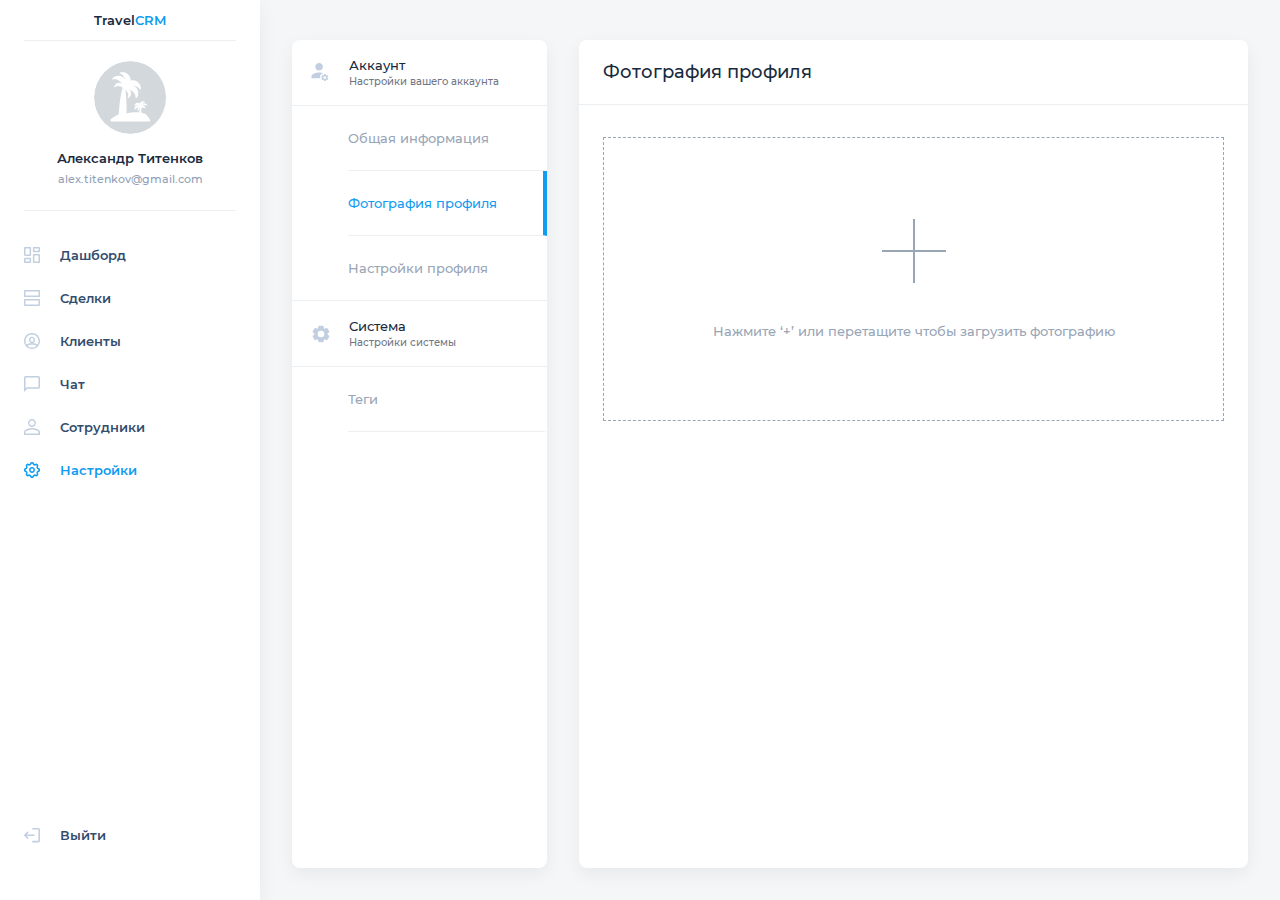
<file: settings_02.html>
<!DOCTYPE html>
<html lang="en">
<head>
	<meta charset="UTF-8">
	<meta name="viewport" content="width=device-width, initial-scale=1.0">
	<title>TravelCRM</title>
	<link rel="stylesheet" href="css/style.css">
</head>
<body class="settings__page">
	<aside class="navigation__pan">
		<a href="#" class="logo">Travel<span>CRM</span></a>
		<hr>

		<div class="profile profile__section">
			<img src="img/icon/ava-empty.svg" alt="" class="profile__img">
			<p class="profile__name">Александр Титенков</p>
			<p class="profile__email">alex.titenkov@gmail.com</p>
		</div>
		<hr>

		<ul class="nav__list">
			<li>
				<a href="#">
					<svg xmlns="http://www.w3.org/2000/svg" width="16" height="16" viewBox="0 0 16 16">
					    <g fill="none" fill-rule="evenodd">
					        <g>
					            <g>
					                <path d="M0 0H16V16H0z" transform="translate(-24 -246) translate(24 246)"/>
					                <path fill="#C2CFE0" fill-rule="nonzero" d="M14.933 16H9.952c-.59 0-1.067-.478-1.067-1.067V8.181c0-.589.478-1.066 1.067-1.066h4.981c.59 0 1.067.477 1.067 1.066v6.752c0 .59-.478 1.067-1.067 1.067zm-4.554-1.493h4.128V8.608h-4.128v5.899zM6.048 16H1.067C.477 16 0 15.522 0 14.933v-3.2c0-.589.478-1.066 1.067-1.066h4.981c.59 0 1.067.477 1.067 1.066v3.2c0 .59-.478 1.067-1.067 1.067zm-4.555-1.493h4.128V12.16H1.493v2.347zm4.555-5.622H1.067C.477 8.885 0 8.408 0 7.82V1.067C0 .477.478 0 1.067 0h4.981c.59 0 1.067.478 1.067 1.067v6.752c0 .589-.478 1.066-1.067 1.066zM1.493 7.392h4.128V1.493H1.493v5.899zm13.44-2.059H9.952c-.59 0-1.067-.477-1.067-1.066v-3.2C8.885.477 9.363 0 9.952 0h4.981C15.523 0 16 .478 16 1.067v3.2c0 .589-.478 1.066-1.067 1.066zM10.38 3.84h4.128V1.493h-4.128V3.84z" transform="translate(-24 -246) translate(24 246)"/>
					            </g>
					        </g>
					    </g>
					</svg>
					Дашборд
				</a>
			</li>
			<li>
				<a href="#">
					<svg xmlns="http://www.w3.org/2000/svg" width="16" height="16" viewBox="0 0 16 16">
					    <g fill="none" fill-rule="evenodd">
					        <g>
					            <g>
					                <path d="M0 0H16V16H0z" transform="translate(-24 -298) translate(24 298)"/>
					                <path fill="#C2CFE0" fill-rule="nonzero" d="M15.161 16H.84C.376 16 0 15.604 0 15.115V9.78c0-.49.374-.89.839-.896H15.16c.465.006.839.406.839.896v5.334c0 .489-.376.885-.839.885zM1.415 14.507h13.14v-4.128H1.415v4.128zm13.746-7.392H.84C.374 7.109 0 6.709 0 6.219V.885C0 .396.376 0 .839 0H15.16c.463 0 .839.396.839.885V6.22c0 .49-.374.89-.839.896zM1.415 5.62h13.14V1.493H1.415v4.128z" transform="translate(-24 -298) translate(24 298)"/>
					            </g>
					        </g>
					    </g>
					</svg>
					Сделки

				</a>
			</li>
			<li>
				<a href="#">
					<svg xmlns="http://www.w3.org/2000/svg" width="16" height="16" viewBox="0 0 16 16">
					    <g fill="none" fill-rule="evenodd">
					        <g>
					            <g>
					                <path d="M0 0H16V16H0z" transform="translate(-24 -350) translate(24 350)"/>
					                <path fill="#C2CFE0" fill-rule="nonzero" d="M8 0c4.418 0 8 3.582 8 8s-3.582 8-8 8-8-3.582-8-8 3.582-8 8-8zm0 11.636c-2.596 0-4.125.5-4.338 1.266C4.817 13.925 6.336 14.545 8 14.545c1.664 0 3.183-.62 4.338-1.643-.213-.766-1.742-1.266-4.338-1.266zM8 1.455c-3.615 0-6.545 2.93-6.545 6.545 0 1.385.43 2.67 1.164 3.727.819-1.081 2.742-1.545 5.381-1.545 2.639 0 4.562.464 5.38 1.544.735-1.057 1.165-2.341 1.165-3.726 0-3.615-2.93-6.545-6.545-6.545zm0 2.181c1.756 0 2.91 1.398 2.91 3.055 0 2.385-1.297 3.49-2.91 3.49-1.628 0-2.91-1.143-2.91-3.636 0-1.632 1.15-2.909 2.91-2.909zm0 1.455c-.92 0-1.455.593-1.455 1.454 0 1.65.596 2.182 1.455 2.182.857 0 1.455-.51 1.455-2.036 0-.909-.57-1.6-1.455-1.6z" transform="translate(-24 -350) translate(24 350)"/>
					            </g>
					        </g>
					    </g>
					</svg>

					Клиенты

				</a>
			</li>
			<li>
				<a href="#">
					<svg width="16px" height="16px" viewBox="0 0 16 16" version="1.1" xmlns="http://www.w3.org/2000/svg" xmlns:xlink="http://www.w3.org/1999/xlink">
					    <title>C5C05BA8-3509-44B8-BD7C-717C8728EC86</title>
					    <g id="Page-1" stroke="none" stroke-width="1" fill="none" fill-rule="evenodd">
					        <g id="Settings-01" transform="translate(-24.000000, -351.000000)">
					            <g id="Group-5" transform="translate(24.000000, 350.000000)">
					                <g id="Icons-/-Chat" transform="translate(0.000000, 1.000000)">
					                    <rect id="boundary" x="0" y="0" width="16" height="16"></rect>
					                    <path d="M0.000112055209,16 L0.000112055209,1.69420555 C-0.00512164285,1.24332917 0.173171604,0.809369966 0.494762221,0.490530152 C0.816352838,0.171690339 1.25405604,-0.00507783364 1.70882237,0.000111096718 L14.3208085,0.000111096718 C14.7704459,0.00280357781 15.2004836,0.183046211 15.5156376,0.501018439 C15.8307916,0.818990666 16.0050395,1.2484374 15.999889,1.69420555 L15.999889,11.0747333 C15.9890138,11.9880178 15.2420199,12.7242657 14.3208085,12.7295446 L3.28902424,12.7295446 L0.000112055209,16 Z M1.57055471,1.55712059 C1.53401776,1.58894327 1.51556164,1.63651871 1.5211734,1.68441376 L1.5211734,12.3280815 L2.65694349,11.1922347 L14.2911797,11.1922347 C14.374736,11.1923967 14.4439778,11.1280378 14.4491999,11.045358 L14.4491999,1.69420555 C14.4491999,1.60767991 14.3784519,1.53753702 14.2911797,1.53753702 C5.82967421,1.53074585 1.58946587,1.53727371 1.57055471,1.55712059 Z" id="Shape" fill="#C2CFE0" fill-rule="nonzero"></path>
					                </g>
					            </g>
					        </g>
					    </g>
					</svg>
					Чат
				</a>
			</li>
			<li>
				<a href="#">
					<svg xmlns="http://www.w3.org/2000/svg" width="16" height="16" viewBox="0 0 16 16">
					    <g fill="none" fill-rule="evenodd">
					        <g>
					            <g>
					                <path d="M0 0H16V16H0z" transform="translate(-24 -402) translate(24 402)"/>
					                <path fill="#C2CFE0" fill-rule="nonzero" d="M15.898 16H0v-2.974c0-.616.306-1.231.917-1.744.51-.513 1.223-.923 2.14-1.23 1.63-.719 3.67-1.026 4.892-1.026 1.223 0 3.261.307 4.994 1.025.917.41 1.63.82 2.14 1.231.611.513.917 1.128.917 1.744V16h-.102zM1.427 14.564H14.47v-1.538c0-.205-.102-.41-.407-.718-.408-.308-.918-.718-1.63-.923-1.53-.616-3.364-.923-4.383-.923-1.121 0-2.854.307-4.382.923-.815.205-1.427.615-1.835.923-.305.205-.407.513-.407.718v1.538zM7.949 8c-2.14 0-3.974-1.744-3.974-4 0-2.256 1.834-4 3.974-4s3.975 1.744 3.975 4c0 2.256-1.835 4-3.975 4zm0-6.564C6.522 1.436 5.401 2.564 5.401 4c0 1.436 1.121 2.564 2.548 2.564S10.497 5.436 10.497 4c0-1.436-1.121-2.564-2.548-2.564z" transform="translate(-24 -402) translate(24 402)"/>
					            </g>
					        </g>
					    </g>
					</svg>
					Сотрудники
					
				</a>
			</li>
			<li class="active">
				<a href="#">
					<svg xmlns="http://www.w3.org/2000/svg" width="16" height="16" viewBox="0 0 16 16">
					    <g fill="none" fill-rule="evenodd">
					        <g>
					            <g>
					                <path d="M0 0H16V16H0z" transform="translate(-24 -454) translate(24 454)"/>
					                <path fill="#C2CFE0" fill-rule="nonzero" d="M9.15 0l1.053 1.867.59.247 2.063-.567 1.614 1.611-.575 2.064.243.59L16 6.87v2.28l-1.867 1.054-.248.59.568 2.064-1.612 1.612-2.064-.575-.59.244-1.06 1.86h-2.28l-1.053-1.867-.59-.247-2.064.568-1.611-1.612.575-2.063-.244-.59L0 9.126v-2.28l1.867-1.053.247-.59-.567-2.064 1.61-1.61 2.065.575.59-.243L6.868 0h2.28zM8.3 1.455h-.584l-.887 1.56-1.516.626-1.728-.482-.411.411.476 1.733-.634 1.513-1.561.88v.586l1.56.889.624 1.515-.481 1.727.412.413 1.733-.477 1.512.635.882 1.56h.585l.888-1.56 1.515-.624 1.728.481.413-.413-.476-1.732.634-1.514 1.561-.881v-.585l-1.56-.887-.626-1.515.481-1.727-.413-.414-1.733.477-1.513-.634-.88-1.561zM8 5.09c1.606 0 2.909 1.302 2.909 2.909 0 1.606-1.303 2.909-2.91 2.909-1.606 0-2.908-1.303-2.908-2.91C5.09 6.394 6.393 5.092 8 5.092zm0 1.454c-.803 0-1.455.652-1.455 1.455S7.197 9.454 8 9.454 9.454 8.804 9.454 8c0-.803-.65-1.455-1.454-1.455z" transform="translate(-24 -454) translate(24 454)"/>
					            </g>
					        </g>
					    </g>
					</svg>
					Настройки
				</a>
			</li>
		</ul>

		<a href="#" class="logout__btn">
			<svg xmlns="http://www.w3.org/2000/svg" width="16" height="16" viewBox="0 0 16 16">
			    <g fill="none" fill-rule="evenodd">
			        <g>
			            <g>
			                <path d="M0 0H16V16H0z" transform="translate(-24 -700) translate(24 700)"/>
			                <path fill="#C2CFE0" fill-rule="nonzero" d="M4.226 4.76c.312.312.312.808 0 1.12L2.706 7.4h7.36c.44 0 .8.36.8.8 0 .44-.36.8-.8.8h-7.36l1.52 1.52c.312.312.312.808 0 1.12-.312.312-.808.312-1.12 0L.234 8.768c-.312-.312-.312-.816 0-1.128l2.872-2.88c.312-.312.808-.312 1.12 0zM14.4 13.8H8.8c-.44 0-.8.36-.8.8 0 .44.36.8.8.8h5.6c.88 0 1.6-.72 1.6-1.6V2.6c0-.88-.72-1.6-1.6-1.6H8.8c-.44 0-.8.36-.8.8 0 .44.36.8.8.8h5.6v11.2z" transform="translate(-24 -700) translate(24 700)"/>
			            </g>
			        </g>
			    </g>
			</svg>
			Выйти

		</a>
	</aside>
	<main class="main__section settings__main">
		<section class="account__settings__section">
			<div class="settings settings--section">
				<div class="settings__header">
					<img src="img/icon/icons-account-active.svg" alt="">
					<div>
						<h2 class="settings__title">Аккаунт</h2>
						<p class="settings__legend">Настройки вашего аккаунта</p>
					</div>
				</div>
				<div class="settings__footer">
					<ul class="settings__list">
						<li><a href="settings_01.html">Общая информация</a></li>
						<li class="active"><a href="settings_02.html">Фотография профиля</a></li>
						<li><a href="settings_03.html">Настройки профиля</a></li>
					</ul>
				</div>
			</div>
			<div class="settings settings--section">
				<div class="settings__header">
					<img src="img/icon/icons-account-settings.svg" alt="">
					<div>
						<h2 class="settings__title">Система</h2>
						<p class="settings__legend">Настройки системы</p>
					</div>
				</div>
				<div class="settings__footer">
					<ul class="settings__list">
						<li><a href="settings_04.html">Теги</a></li>
					</ul>
				</div>
			</div>
		</section>

		<section class="general__settings profile__img__select">
			<div class="item__header">
				<h2 class="item__header__title">Фотография профиля</h2>
			</div>

			<div class="item__footer form">
				<form action="" method="">
					<div class="file__input flex">
						<input type="file">
						<div>
							<img src="img/icon/plus-big.svg" alt="">
							<p>Нажмите ‘+’ или перетащите чтобы загрузить фотографию</p>
						</div>
						
					</div>
				</form>
<!-- 
				<div class="photo__edit">
					
				</div> -->


			</div>
		</section>
	</main>
</body>
</html>
</file>
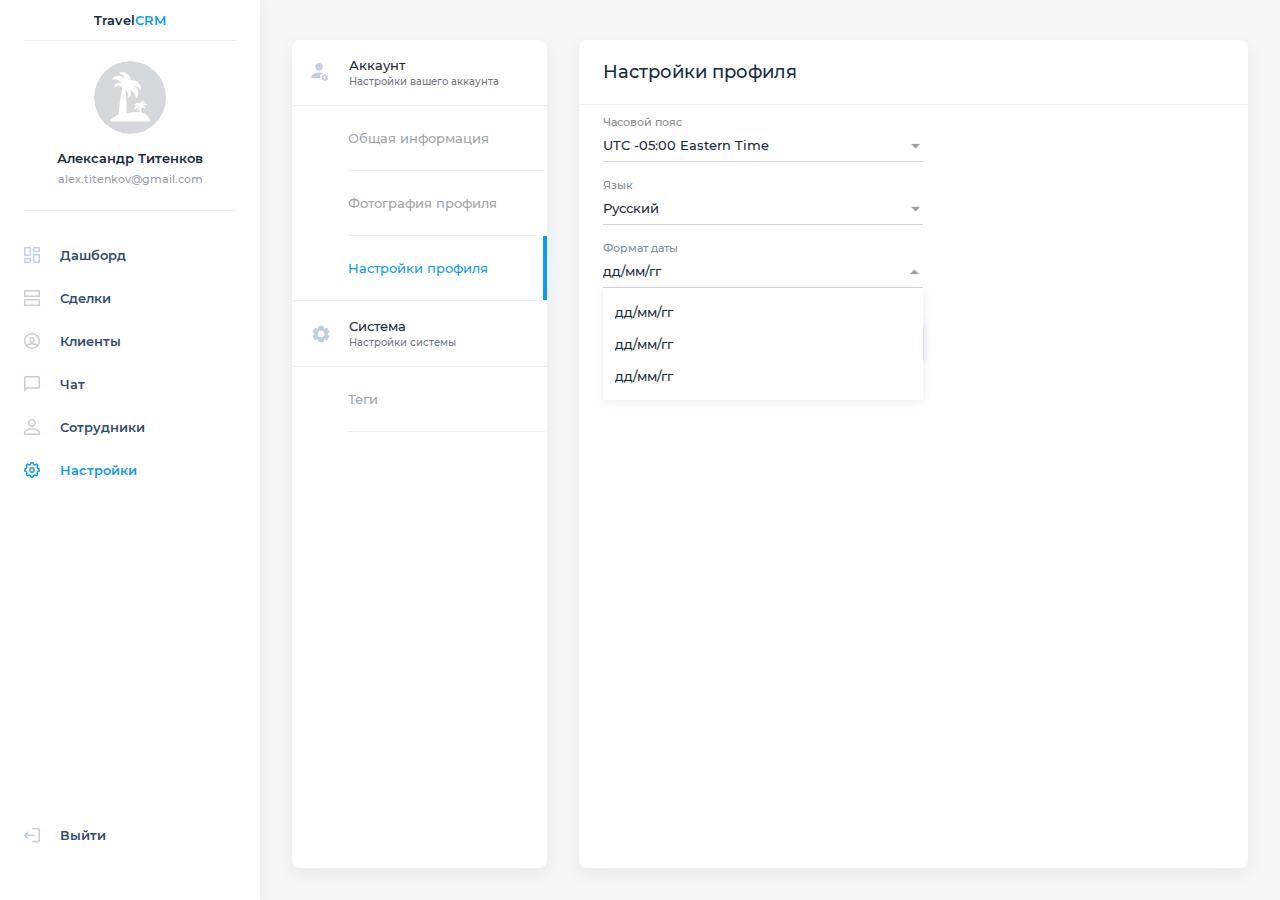
<file: settings_03.html>
<!DOCTYPE html>
<html lang="en">
<head>
	<meta charset="UTF-8">
	<meta name="viewport" content="width=device-width, initial-scale=1.0">
	<title>TravelCRM</title>
	<link rel="stylesheet" href="css/style.css">
</head>
<body class="settings__page">
	<aside class="navigation__pan">
		<a href="#" class="logo">Travel<span>CRM</span></a>
		<hr>

		<div class="profile profile__section">
			<img src="img/icon/ava-empty.svg" alt="" class="profile__img">
			<p class="profile__name">Александр Титенков</p>
			<p class="profile__email">alex.titenkov@gmail.com</p>
		</div>
		<hr>

		<ul class="nav__list">
			<li>
				<a href="#">
					<svg xmlns="http://www.w3.org/2000/svg" width="16" height="16" viewBox="0 0 16 16">
					    <g fill="none" fill-rule="evenodd">
					        <g>
					            <g>
					                <path d="M0 0H16V16H0z" transform="translate(-24 -246) translate(24 246)"/>
					                <path fill="#C2CFE0" fill-rule="nonzero" d="M14.933 16H9.952c-.59 0-1.067-.478-1.067-1.067V8.181c0-.589.478-1.066 1.067-1.066h4.981c.59 0 1.067.477 1.067 1.066v6.752c0 .59-.478 1.067-1.067 1.067zm-4.554-1.493h4.128V8.608h-4.128v5.899zM6.048 16H1.067C.477 16 0 15.522 0 14.933v-3.2c0-.589.478-1.066 1.067-1.066h4.981c.59 0 1.067.477 1.067 1.066v3.2c0 .59-.478 1.067-1.067 1.067zm-4.555-1.493h4.128V12.16H1.493v2.347zm4.555-5.622H1.067C.477 8.885 0 8.408 0 7.82V1.067C0 .477.478 0 1.067 0h4.981c.59 0 1.067.478 1.067 1.067v6.752c0 .589-.478 1.066-1.067 1.066zM1.493 7.392h4.128V1.493H1.493v5.899zm13.44-2.059H9.952c-.59 0-1.067-.477-1.067-1.066v-3.2C8.885.477 9.363 0 9.952 0h4.981C15.523 0 16 .478 16 1.067v3.2c0 .589-.478 1.066-1.067 1.066zM10.38 3.84h4.128V1.493h-4.128V3.84z" transform="translate(-24 -246) translate(24 246)"/>
					            </g>
					        </g>
					    </g>
					</svg>
					Дашборд
				</a>
			</li>
			<li>
				<a href="#">
					<svg xmlns="http://www.w3.org/2000/svg" width="16" height="16" viewBox="0 0 16 16">
					    <g fill="none" fill-rule="evenodd">
					        <g>
					            <g>
					                <path d="M0 0H16V16H0z" transform="translate(-24 -298) translate(24 298)"/>
					                <path fill="#C2CFE0" fill-rule="nonzero" d="M15.161 16H.84C.376 16 0 15.604 0 15.115V9.78c0-.49.374-.89.839-.896H15.16c.465.006.839.406.839.896v5.334c0 .489-.376.885-.839.885zM1.415 14.507h13.14v-4.128H1.415v4.128zm13.746-7.392H.84C.374 7.109 0 6.709 0 6.219V.885C0 .396.376 0 .839 0H15.16c.463 0 .839.396.839.885V6.22c0 .49-.374.89-.839.896zM1.415 5.62h13.14V1.493H1.415v4.128z" transform="translate(-24 -298) translate(24 298)"/>
					            </g>
					        </g>
					    </g>
					</svg>
					Сделки

				</a>
			</li>
			<li>
				<a href="#">
					<svg xmlns="http://www.w3.org/2000/svg" width="16" height="16" viewBox="0 0 16 16">
					    <g fill="none" fill-rule="evenodd">
					        <g>
					            <g>
					                <path d="M0 0H16V16H0z" transform="translate(-24 -350) translate(24 350)"/>
					                <path fill="#C2CFE0" fill-rule="nonzero" d="M8 0c4.418 0 8 3.582 8 8s-3.582 8-8 8-8-3.582-8-8 3.582-8 8-8zm0 11.636c-2.596 0-4.125.5-4.338 1.266C4.817 13.925 6.336 14.545 8 14.545c1.664 0 3.183-.62 4.338-1.643-.213-.766-1.742-1.266-4.338-1.266zM8 1.455c-3.615 0-6.545 2.93-6.545 6.545 0 1.385.43 2.67 1.164 3.727.819-1.081 2.742-1.545 5.381-1.545 2.639 0 4.562.464 5.38 1.544.735-1.057 1.165-2.341 1.165-3.726 0-3.615-2.93-6.545-6.545-6.545zm0 2.181c1.756 0 2.91 1.398 2.91 3.055 0 2.385-1.297 3.49-2.91 3.49-1.628 0-2.91-1.143-2.91-3.636 0-1.632 1.15-2.909 2.91-2.909zm0 1.455c-.92 0-1.455.593-1.455 1.454 0 1.65.596 2.182 1.455 2.182.857 0 1.455-.51 1.455-2.036 0-.909-.57-1.6-1.455-1.6z" transform="translate(-24 -350) translate(24 350)"/>
					            </g>
					        </g>
					    </g>
					</svg>

					Клиенты

				</a>
			</li>
			<li>
				<a href="#">
					<svg width="16px" height="16px" viewBox="0 0 16 16" version="1.1" xmlns="http://www.w3.org/2000/svg" xmlns:xlink="http://www.w3.org/1999/xlink">
					    <title>C5C05BA8-3509-44B8-BD7C-717C8728EC86</title>
					    <g id="Page-1" stroke="none" stroke-width="1" fill="none" fill-rule="evenodd">
					        <g id="Settings-01" transform="translate(-24.000000, -351.000000)">
					            <g id="Group-5" transform="translate(24.000000, 350.000000)">
					                <g id="Icons-/-Chat" transform="translate(0.000000, 1.000000)">
					                    <rect id="boundary" x="0" y="0" width="16" height="16"></rect>
					                    <path d="M0.000112055209,16 L0.000112055209,1.69420555 C-0.00512164285,1.24332917 0.173171604,0.809369966 0.494762221,0.490530152 C0.816352838,0.171690339 1.25405604,-0.00507783364 1.70882237,0.000111096718 L14.3208085,0.000111096718 C14.7704459,0.00280357781 15.2004836,0.183046211 15.5156376,0.501018439 C15.8307916,0.818990666 16.0050395,1.2484374 15.999889,1.69420555 L15.999889,11.0747333 C15.9890138,11.9880178 15.2420199,12.7242657 14.3208085,12.7295446 L3.28902424,12.7295446 L0.000112055209,16 Z M1.57055471,1.55712059 C1.53401776,1.58894327 1.51556164,1.63651871 1.5211734,1.68441376 L1.5211734,12.3280815 L2.65694349,11.1922347 L14.2911797,11.1922347 C14.374736,11.1923967 14.4439778,11.1280378 14.4491999,11.045358 L14.4491999,1.69420555 C14.4491999,1.60767991 14.3784519,1.53753702 14.2911797,1.53753702 C5.82967421,1.53074585 1.58946587,1.53727371 1.57055471,1.55712059 Z" id="Shape" fill="#C2CFE0" fill-rule="nonzero"></path>
					                </g>
					            </g>
					        </g>
					    </g>
					</svg>
					Чат
				</a>
			</li>
			<li>
				<a href="#">
					<svg xmlns="http://www.w3.org/2000/svg" width="16" height="16" viewBox="0 0 16 16">
					    <g fill="none" fill-rule="evenodd">
					        <g>
					            <g>
					                <path d="M0 0H16V16H0z" transform="translate(-24 -402) translate(24 402)"/>
					                <path fill="#C2CFE0" fill-rule="nonzero" d="M15.898 16H0v-2.974c0-.616.306-1.231.917-1.744.51-.513 1.223-.923 2.14-1.23 1.63-.719 3.67-1.026 4.892-1.026 1.223 0 3.261.307 4.994 1.025.917.41 1.63.82 2.14 1.231.611.513.917 1.128.917 1.744V16h-.102zM1.427 14.564H14.47v-1.538c0-.205-.102-.41-.407-.718-.408-.308-.918-.718-1.63-.923-1.53-.616-3.364-.923-4.383-.923-1.121 0-2.854.307-4.382.923-.815.205-1.427.615-1.835.923-.305.205-.407.513-.407.718v1.538zM7.949 8c-2.14 0-3.974-1.744-3.974-4 0-2.256 1.834-4 3.974-4s3.975 1.744 3.975 4c0 2.256-1.835 4-3.975 4zm0-6.564C6.522 1.436 5.401 2.564 5.401 4c0 1.436 1.121 2.564 2.548 2.564S10.497 5.436 10.497 4c0-1.436-1.121-2.564-2.548-2.564z" transform="translate(-24 -402) translate(24 402)"/>
					            </g>
					        </g>
					    </g>
					</svg>
					Сотрудники
					
				</a>
			</li>
			<li class="active">
				<a href="#">
					<svg xmlns="http://www.w3.org/2000/svg" width="16" height="16" viewBox="0 0 16 16">
					    <g fill="none" fill-rule="evenodd">
					        <g>
					            <g>
					                <path d="M0 0H16V16H0z" transform="translate(-24 -454) translate(24 454)"/>
					                <path fill="#C2CFE0" fill-rule="nonzero" d="M9.15 0l1.053 1.867.59.247 2.063-.567 1.614 1.611-.575 2.064.243.59L16 6.87v2.28l-1.867 1.054-.248.59.568 2.064-1.612 1.612-2.064-.575-.59.244-1.06 1.86h-2.28l-1.053-1.867-.59-.247-2.064.568-1.611-1.612.575-2.063-.244-.59L0 9.126v-2.28l1.867-1.053.247-.59-.567-2.064 1.61-1.61 2.065.575.59-.243L6.868 0h2.28zM8.3 1.455h-.584l-.887 1.56-1.516.626-1.728-.482-.411.411.476 1.733-.634 1.513-1.561.88v.586l1.56.889.624 1.515-.481 1.727.412.413 1.733-.477 1.512.635.882 1.56h.585l.888-1.56 1.515-.624 1.728.481.413-.413-.476-1.732.634-1.514 1.561-.881v-.585l-1.56-.887-.626-1.515.481-1.727-.413-.414-1.733.477-1.513-.634-.88-1.561zM8 5.09c1.606 0 2.909 1.302 2.909 2.909 0 1.606-1.303 2.909-2.91 2.909-1.606 0-2.908-1.303-2.908-2.91C5.09 6.394 6.393 5.092 8 5.092zm0 1.454c-.803 0-1.455.652-1.455 1.455S7.197 9.454 8 9.454 9.454 8.804 9.454 8c0-.803-.65-1.455-1.454-1.455z" transform="translate(-24 -454) translate(24 454)"/>
					            </g>
					        </g>
					    </g>
					</svg>
					Настройки
				</a>
			</li>
		</ul>

		<a href="#" class="logout__btn">
			<svg xmlns="http://www.w3.org/2000/svg" width="16" height="16" viewBox="0 0 16 16">
			    <g fill="none" fill-rule="evenodd">
			        <g>
			            <g>
			                <path d="M0 0H16V16H0z" transform="translate(-24 -700) translate(24 700)"/>
			                <path fill="#C2CFE0" fill-rule="nonzero" d="M4.226 4.76c.312.312.312.808 0 1.12L2.706 7.4h7.36c.44 0 .8.36.8.8 0 .44-.36.8-.8.8h-7.36l1.52 1.52c.312.312.312.808 0 1.12-.312.312-.808.312-1.12 0L.234 8.768c-.312-.312-.312-.816 0-1.128l2.872-2.88c.312-.312.808-.312 1.12 0zM14.4 13.8H8.8c-.44 0-.8.36-.8.8 0 .44.36.8.8.8h5.6c.88 0 1.6-.72 1.6-1.6V2.6c0-.88-.72-1.6-1.6-1.6H8.8c-.44 0-.8.36-.8.8 0 .44.36.8.8.8h5.6v11.2z" transform="translate(-24 -700) translate(24 700)"/>
			            </g>
			        </g>
			    </g>
			</svg>
			Выйти

		</a>
	</aside>
	<main class="main__section settings__main">
		<section class="account__settings__section">
			<div class="settings settings--section">
				<div class="settings__header">
					<img src="img/icon/icons-account-active.svg" alt="">
					<div>
						<h2 class="settings__title">Аккаунт</h2>
						<p class="settings__legend">Настройки вашего аккаунта</p>
					</div>
				</div>
				<div class="settings__footer">
					<ul class="settings__list">
						<li><a href="settings_01.html">Общая информация</a></li>
						<li><a href="settings_02.html">Фотография профиля</a></li>
						<li class="active"><a href="settings_03.html">Настройки профиля</a></li>
					</ul>
				</div>
			</div>
			<div class="settings settings--section">
				<div class="settings__header">
					<img src="img/icon/icons-account-settings.svg" alt="">
					<div>
						<h2 class="settings__title">Система</h2>
						<p class="settings__legend">Настройки системы</p>
					</div>
				</div>
				<div class="settings__footer">
					<ul class="settings__list">
						<li><a href="settings_04.html">Теги</a></li>
					</ul>
				</div>
			</div>
		</section>

		<section class="general__settings profile__settings__form">
			<div class="item__header">
				<h2 class="item__header__title">Настройки профиля</h2>
			</div>

			<div class="item__footer form">
				<form action="" method="">
					<!-- Что бы открфть дропдаун нужно доабвить классу dropdown класс open -->
					<div class="dropdown input__wrapp gap--bottom">
						<div class="dropdown__toogle ">
							<input type="text" id="timeStamp" value="UTC -05:00 Eastern Time" class="filled">
							<label for="timeStamp">Часовой пояс</label>
							<img src="img/icon/arr_bottom.png" class="dropdown__arr" alt="">
						</div>
						<ul class="dropdown__list">
							<li>UTC -05:00 Eastern Time </li>
							<li>UTC -05:00 Eastern Time </li>
							<li>UTC -05:00 Eastern Time </li>
						</ul>
						
					</div>

					<div class="dropdown input__wrapp gap--bottom">
						<div class="dropdown__toogle ">
							<input type="text" id="lang" value="Русский" class="filled">
							<label for="lang">Язык</label>
							<img src="img/icon/arr_bottom.png" class="dropdown__arr" alt="">
						</div>
						<ul class="dropdown__list">
							<li>Русский</li>
							<li>Русский</li>
							<li>Русский</li>
						</ul>
						
					</div>


					<div class="dropdown input__wrapp gap--bottom open">
						<div class="dropdown__toogle ">
							<input type="text" id="dateFormat" value="дд/мм/гг" class="filled">
							<label for="dateFormat">Формат даты</label>
							<img src="img/icon/arr_bottom.png" class="dropdown__arr" alt="">
						</div>
						<ul class="dropdown__list">
							<li>дд/мм/гг</li>
							<li>дд/мм/гг</li>
							<li>дд/мм/гг</li>
						</ul>
						
					</div>

					<input type="submit" class="w-200 submit__action" value="Сменить пароль" >

				</form>
			</div>
		</section>
	</main>
</body>
</html>
</file>
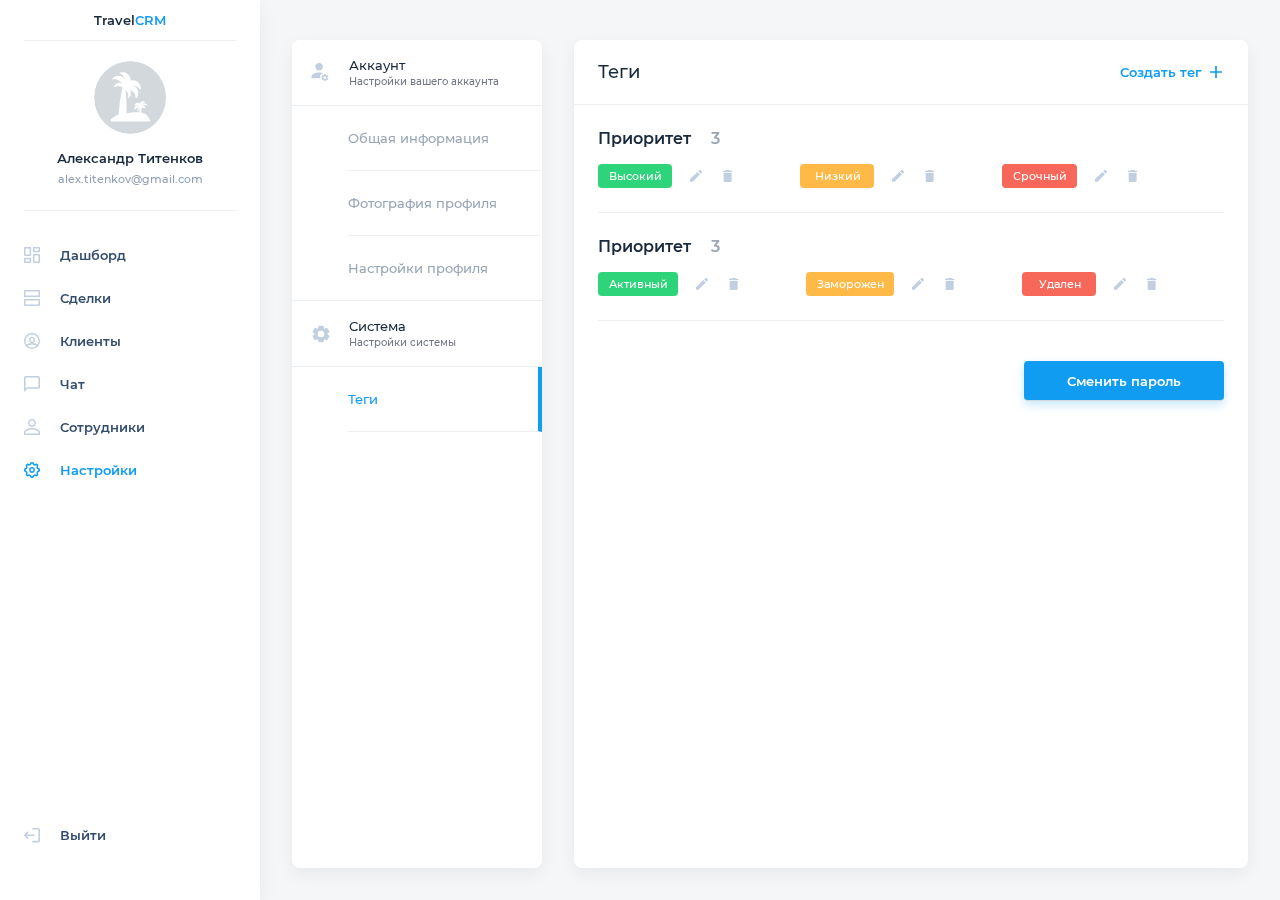
<file: settings_04.html>
<!DOCTYPE html>
<html lang="en">
<head>
	<meta charset="UTF-8">
	<meta name="viewport" content="width=device-width, initial-scale=1.0">
	<title>TravelCRM</title>
	<link rel="stylesheet" href="css/style.css">
</head>
<body class="settings__page">
	<aside class="navigation__pan">
		<a href="#" class="logo">Travel<span>CRM</span></a>
		<hr>

		<div class="profile profile__section">
			<img src="img/icon/ava-empty.svg" alt="" class="profile__img">
			<p class="profile__name">Александр Титенков</p>
			<p class="profile__email">alex.titenkov@gmail.com</p>
		</div>
		<hr>

		<ul class="nav__list">
			<li>
				<a href="#">
					<svg xmlns="http://www.w3.org/2000/svg" width="16" height="16" viewBox="0 0 16 16">
					    <g fill="none" fill-rule="evenodd">
					        <g>
					            <g>
					                <path d="M0 0H16V16H0z" transform="translate(-24 -246) translate(24 246)"/>
					                <path fill="#C2CFE0" fill-rule="nonzero" d="M14.933 16H9.952c-.59 0-1.067-.478-1.067-1.067V8.181c0-.589.478-1.066 1.067-1.066h4.981c.59 0 1.067.477 1.067 1.066v6.752c0 .59-.478 1.067-1.067 1.067zm-4.554-1.493h4.128V8.608h-4.128v5.899zM6.048 16H1.067C.477 16 0 15.522 0 14.933v-3.2c0-.589.478-1.066 1.067-1.066h4.981c.59 0 1.067.477 1.067 1.066v3.2c0 .59-.478 1.067-1.067 1.067zm-4.555-1.493h4.128V12.16H1.493v2.347zm4.555-5.622H1.067C.477 8.885 0 8.408 0 7.82V1.067C0 .477.478 0 1.067 0h4.981c.59 0 1.067.478 1.067 1.067v6.752c0 .589-.478 1.066-1.067 1.066zM1.493 7.392h4.128V1.493H1.493v5.899zm13.44-2.059H9.952c-.59 0-1.067-.477-1.067-1.066v-3.2C8.885.477 9.363 0 9.952 0h4.981C15.523 0 16 .478 16 1.067v3.2c0 .589-.478 1.066-1.067 1.066zM10.38 3.84h4.128V1.493h-4.128V3.84z" transform="translate(-24 -246) translate(24 246)"/>
					            </g>
					        </g>
					    </g>
					</svg>
					Дашборд
				</a>
			</li>
			<li>
				<a href="#">
					<svg xmlns="http://www.w3.org/2000/svg" width="16" height="16" viewBox="0 0 16 16">
					    <g fill="none" fill-rule="evenodd">
					        <g>
					            <g>
					                <path d="M0 0H16V16H0z" transform="translate(-24 -298) translate(24 298)"/>
					                <path fill="#C2CFE0" fill-rule="nonzero" d="M15.161 16H.84C.376 16 0 15.604 0 15.115V9.78c0-.49.374-.89.839-.896H15.16c.465.006.839.406.839.896v5.334c0 .489-.376.885-.839.885zM1.415 14.507h13.14v-4.128H1.415v4.128zm13.746-7.392H.84C.374 7.109 0 6.709 0 6.219V.885C0 .396.376 0 .839 0H15.16c.463 0 .839.396.839.885V6.22c0 .49-.374.89-.839.896zM1.415 5.62h13.14V1.493H1.415v4.128z" transform="translate(-24 -298) translate(24 298)"/>
					            </g>
					        </g>
					    </g>
					</svg>
					Сделки

				</a>
			</li>
			<li>
				<a href="#">
					<svg xmlns="http://www.w3.org/2000/svg" width="16" height="16" viewBox="0 0 16 16">
					    <g fill="none" fill-rule="evenodd">
					        <g>
					            <g>
					                <path d="M0 0H16V16H0z" transform="translate(-24 -350) translate(24 350)"/>
					                <path fill="#C2CFE0" fill-rule="nonzero" d="M8 0c4.418 0 8 3.582 8 8s-3.582 8-8 8-8-3.582-8-8 3.582-8 8-8zm0 11.636c-2.596 0-4.125.5-4.338 1.266C4.817 13.925 6.336 14.545 8 14.545c1.664 0 3.183-.62 4.338-1.643-.213-.766-1.742-1.266-4.338-1.266zM8 1.455c-3.615 0-6.545 2.93-6.545 6.545 0 1.385.43 2.67 1.164 3.727.819-1.081 2.742-1.545 5.381-1.545 2.639 0 4.562.464 5.38 1.544.735-1.057 1.165-2.341 1.165-3.726 0-3.615-2.93-6.545-6.545-6.545zm0 2.181c1.756 0 2.91 1.398 2.91 3.055 0 2.385-1.297 3.49-2.91 3.49-1.628 0-2.91-1.143-2.91-3.636 0-1.632 1.15-2.909 2.91-2.909zm0 1.455c-.92 0-1.455.593-1.455 1.454 0 1.65.596 2.182 1.455 2.182.857 0 1.455-.51 1.455-2.036 0-.909-.57-1.6-1.455-1.6z" transform="translate(-24 -350) translate(24 350)"/>
					            </g>
					        </g>
					    </g>
					</svg>

					Клиенты

				</a>
			</li>
			<li>
				<a href="#">
					<svg width="16px" height="16px" viewBox="0 0 16 16" version="1.1" xmlns="http://www.w3.org/2000/svg" xmlns:xlink="http://www.w3.org/1999/xlink">
					    <title>C5C05BA8-3509-44B8-BD7C-717C8728EC86</title>
					    <g id="Page-1" stroke="none" stroke-width="1" fill="none" fill-rule="evenodd">
					        <g id="Settings-01" transform="translate(-24.000000, -351.000000)">
					            <g id="Group-5" transform="translate(24.000000, 350.000000)">
					                <g id="Icons-/-Chat" transform="translate(0.000000, 1.000000)">
					                    <rect id="boundary" x="0" y="0" width="16" height="16"></rect>
					                    <path d="M0.000112055209,16 L0.000112055209,1.69420555 C-0.00512164285,1.24332917 0.173171604,0.809369966 0.494762221,0.490530152 C0.816352838,0.171690339 1.25405604,-0.00507783364 1.70882237,0.000111096718 L14.3208085,0.000111096718 C14.7704459,0.00280357781 15.2004836,0.183046211 15.5156376,0.501018439 C15.8307916,0.818990666 16.0050395,1.2484374 15.999889,1.69420555 L15.999889,11.0747333 C15.9890138,11.9880178 15.2420199,12.7242657 14.3208085,12.7295446 L3.28902424,12.7295446 L0.000112055209,16 Z M1.57055471,1.55712059 C1.53401776,1.58894327 1.51556164,1.63651871 1.5211734,1.68441376 L1.5211734,12.3280815 L2.65694349,11.1922347 L14.2911797,11.1922347 C14.374736,11.1923967 14.4439778,11.1280378 14.4491999,11.045358 L14.4491999,1.69420555 C14.4491999,1.60767991 14.3784519,1.53753702 14.2911797,1.53753702 C5.82967421,1.53074585 1.58946587,1.53727371 1.57055471,1.55712059 Z" id="Shape" fill="#C2CFE0" fill-rule="nonzero"></path>
					                </g>
					            </g>
					        </g>
					    </g>
					</svg>
					Чат
				</a>
			</li>
			<li>
				<a href="#">
					<svg xmlns="http://www.w3.org/2000/svg" width="16" height="16" viewBox="0 0 16 16">
					    <g fill="none" fill-rule="evenodd">
					        <g>
					            <g>
					                <path d="M0 0H16V16H0z" transform="translate(-24 -402) translate(24 402)"/>
					                <path fill="#C2CFE0" fill-rule="nonzero" d="M15.898 16H0v-2.974c0-.616.306-1.231.917-1.744.51-.513 1.223-.923 2.14-1.23 1.63-.719 3.67-1.026 4.892-1.026 1.223 0 3.261.307 4.994 1.025.917.41 1.63.82 2.14 1.231.611.513.917 1.128.917 1.744V16h-.102zM1.427 14.564H14.47v-1.538c0-.205-.102-.41-.407-.718-.408-.308-.918-.718-1.63-.923-1.53-.616-3.364-.923-4.383-.923-1.121 0-2.854.307-4.382.923-.815.205-1.427.615-1.835.923-.305.205-.407.513-.407.718v1.538zM7.949 8c-2.14 0-3.974-1.744-3.974-4 0-2.256 1.834-4 3.974-4s3.975 1.744 3.975 4c0 2.256-1.835 4-3.975 4zm0-6.564C6.522 1.436 5.401 2.564 5.401 4c0 1.436 1.121 2.564 2.548 2.564S10.497 5.436 10.497 4c0-1.436-1.121-2.564-2.548-2.564z" transform="translate(-24 -402) translate(24 402)"/>
					            </g>
					        </g>
					    </g>
					</svg>
					Сотрудники
					
				</a>
			</li>
			<li class="active">
				<a href="#">
					<svg xmlns="http://www.w3.org/2000/svg" width="16" height="16" viewBox="0 0 16 16">
					    <g fill="none" fill-rule="evenodd">
					        <g>
					            <g>
					                <path d="M0 0H16V16H0z" transform="translate(-24 -454) translate(24 454)"/>
					                <path fill="#C2CFE0" fill-rule="nonzero" d="M9.15 0l1.053 1.867.59.247 2.063-.567 1.614 1.611-.575 2.064.243.59L16 6.87v2.28l-1.867 1.054-.248.59.568 2.064-1.612 1.612-2.064-.575-.59.244-1.06 1.86h-2.28l-1.053-1.867-.59-.247-2.064.568-1.611-1.612.575-2.063-.244-.59L0 9.126v-2.28l1.867-1.053.247-.59-.567-2.064 1.61-1.61 2.065.575.59-.243L6.868 0h2.28zM8.3 1.455h-.584l-.887 1.56-1.516.626-1.728-.482-.411.411.476 1.733-.634 1.513-1.561.88v.586l1.56.889.624 1.515-.481 1.727.412.413 1.733-.477 1.512.635.882 1.56h.585l.888-1.56 1.515-.624 1.728.481.413-.413-.476-1.732.634-1.514 1.561-.881v-.585l-1.56-.887-.626-1.515.481-1.727-.413-.414-1.733.477-1.513-.634-.88-1.561zM8 5.09c1.606 0 2.909 1.302 2.909 2.909 0 1.606-1.303 2.909-2.91 2.909-1.606 0-2.908-1.303-2.908-2.91C5.09 6.394 6.393 5.092 8 5.092zm0 1.454c-.803 0-1.455.652-1.455 1.455S7.197 9.454 8 9.454 9.454 8.804 9.454 8c0-.803-.65-1.455-1.454-1.455z" transform="translate(-24 -454) translate(24 454)"/>
					            </g>
					        </g>
					    </g>
					</svg>
					Настройки
				</a>
			</li>
		</ul>

		<a href="#" class="logout__btn">
			<svg xmlns="http://www.w3.org/2000/svg" width="16" height="16" viewBox="0 0 16 16">
			    <g fill="none" fill-rule="evenodd">
			        <g>
			            <g>
			                <path d="M0 0H16V16H0z" transform="translate(-24 -700) translate(24 700)"/>
			                <path fill="#C2CFE0" fill-rule="nonzero" d="M4.226 4.76c.312.312.312.808 0 1.12L2.706 7.4h7.36c.44 0 .8.36.8.8 0 .44-.36.8-.8.8h-7.36l1.52 1.52c.312.312.312.808 0 1.12-.312.312-.808.312-1.12 0L.234 8.768c-.312-.312-.312-.816 0-1.128l2.872-2.88c.312-.312.808-.312 1.12 0zM14.4 13.8H8.8c-.44 0-.8.36-.8.8 0 .44.36.8.8.8h5.6c.88 0 1.6-.72 1.6-1.6V2.6c0-.88-.72-1.6-1.6-1.6H8.8c-.44 0-.8.36-.8.8 0 .44.36.8.8.8h5.6v11.2z" transform="translate(-24 -700) translate(24 700)"/>
			            </g>
			        </g>
			    </g>
			</svg>
			Выйти

		</a>
	</aside>
	<main class="main__section settings__main">
		<section class="account__settings__section">
			<div class="settings settings--section">
				<div class="settings__header">
					<img src="img/icon/icons-account-active.svg" alt="">
					<div>
						<h2 class="settings__title">Аккаунт</h2>
						<p class="settings__legend">Настройки вашего аккаунта</p>
					</div>
				</div>
				<div class="settings__footer">
					<ul class="settings__list">
						<li><a href="settings_01.html">Общая информация</a></li>
						<li><a href="settings_02.html">Фотография профиля</a></li>
						<li><a href="settings_03.html">Настройки профиля</a></li>
					</ul>
				</div>
			</div>
			<div class="settings settings--section">
				<div class="settings__header">
					<img src="img/icon/icons-account-settings.svg" alt="">
					<div>
						<h2 class="settings__title">Система</h2>
						<p class="settings__legend">Настройки системы</p>
					</div>
				</div>
				<div class="settings__footer">
					<ul class="settings__list">
						<li class="active"><a href="settings_04.html">Теги</a></li>
					</ul>
				</div>
			</div>
		</section>

		<section class="general__settings profile__settings__form">
			<div class="item__header flex">
				<h2 class="item__header__title">Теги</h2>
				<div class="create__btn">Создать тег <img src="img/icon/icons-plus.svg" alt=""></div>

			</div>

			<div class="item__footer form">
				<div class="tag tag__section">
					<h3 class="tag__title">Приоритет <span class="tag__title__count">3</span></h3>
					<div class="tag__layout flex">
						<div class="tag__item green">
							<p class="tag__name">Высокий</p>
							<img src="img/icon/icons-edit.svg" class="tag__edit" alt="">
							<img src="img/icon/icons-delete.svg" class="tag__remove" alt="">
						</div>
						<div class="tag__item yellow">
							<p class="tag__name">Низкий</p>
							<img src="img/icon/icons-edit.svg" class="tag__edit" alt="">
							<img src="img/icon/icons-delete.svg" class="tag__remove" alt="">
						</div>
						<div class="tag__item red">
							<p class="tag__name">Срочный</p>
							<img src="img/icon/icons-edit.svg" class="tag__edit" alt="">
							<img src="img/icon/icons-delete.svg" class="tag__remove" alt="">
						</div>
					</div>
				</div>
				<div class="tag tag__section">
					<h3 class="tag__title">Приоритет <span class="tag__title__count">3</span></h3>
					<div class="tag__layout flex">
						<div class="tag__item green">
							<p class="tag__name">Активный</p>
							<img src="img/icon/icons-edit.svg" class="tag__edit" alt="">
							<img src="img/icon/icons-delete.svg" class="tag__remove" alt="">
						</div>
						<div class="tag__item yellow">
							<p class="tag__name">Заморожен</p>
							<img src="img/icon/icons-edit.svg" class="tag__edit" alt="">
							<img src="img/icon/icons-delete.svg" class="tag__remove" alt="">
						</div>
						<div class="tag__item red">
							<p class="tag__name">Удален</p>
							<img src="img/icon/icons-edit.svg" class="tag__edit" alt="">
							<img src="img/icon/icons-delete.svg" class="tag__remove" alt="">
						</div>
					</div>
				</div>

				<input type="submit" class="w-200 submit__action" value="Сменить пароль" >


							
			</div>
		</section>
	</main>
	<div class="popup__create__tag popup ">
		<img src="img/icon/icons-close.svg" class="close__icon" alt="">

		<form action="" method="" class="form">
			<div class="flex labels__block">
				<label for="priority" class="radio__custom ">
					<input type="radio" id="priority" name="tag">
					<span class="checkmark"></span>
					Приоритет
				</label>
				<label for="contact" class="radio__custom ">
					<input type="radio" id="contact" name="tag">
					<span class="checkmark"></span>
					Контакты
				</label>
			</div>

			<div class="input__wrapp gap--bottom">
				<input type="text" id="tagName" class="filled" value="Заморожено">
				<label for="tagName">Название</label>
			</div>

			<div class="input__wrapp color__select">
				<label>Цвет</label>
				<div class="flex">
					<label class="tag__color" for="color1">
						<input type="radio" id="color1" name="tagColor">
						<span class="checkmark"></span >
					</label>
					<label class="tag__color" for="color2">
						<input type="radio" id="color2" name="tagColor">
						<span class="checkmark"></span>
					</label>
					<label class="tag__color" for="color3">
						<input type="radio" id="color3" name="tagColor">
						<span class="checkmark"></span>
					</label>
					<label class="tag__color" for="color4">
						<input type="radio" id="color4" name="tagColor">
						<span class="checkmark"></span>
					</label>
					<label class="tag__color selected" for="color5">
						<input type="radio" id="color5" name="tagColor">
						<span class="checkmark"></span>
					</label>
					<label class="tag__color" for="color6">
						<input type="radio" id="color6" name="tagColor">
						<span class="checkmark"></span>
					</label>
					<label class="tag__color" for="color7">
						<input type="radio" id="color7" name="tagColor">
						<span class="checkmark"></span>
					</label>
				</div>
			</div>

			<div class="btn__section flex">
				<div class="outline__btn">Отменить</div>
				<input type="submit" class="" value="Сохранить">
			</div>
				
		</form>
	</div>	

	<div class="popup__back ">
		
	</div>
</body>
</html>
</file>
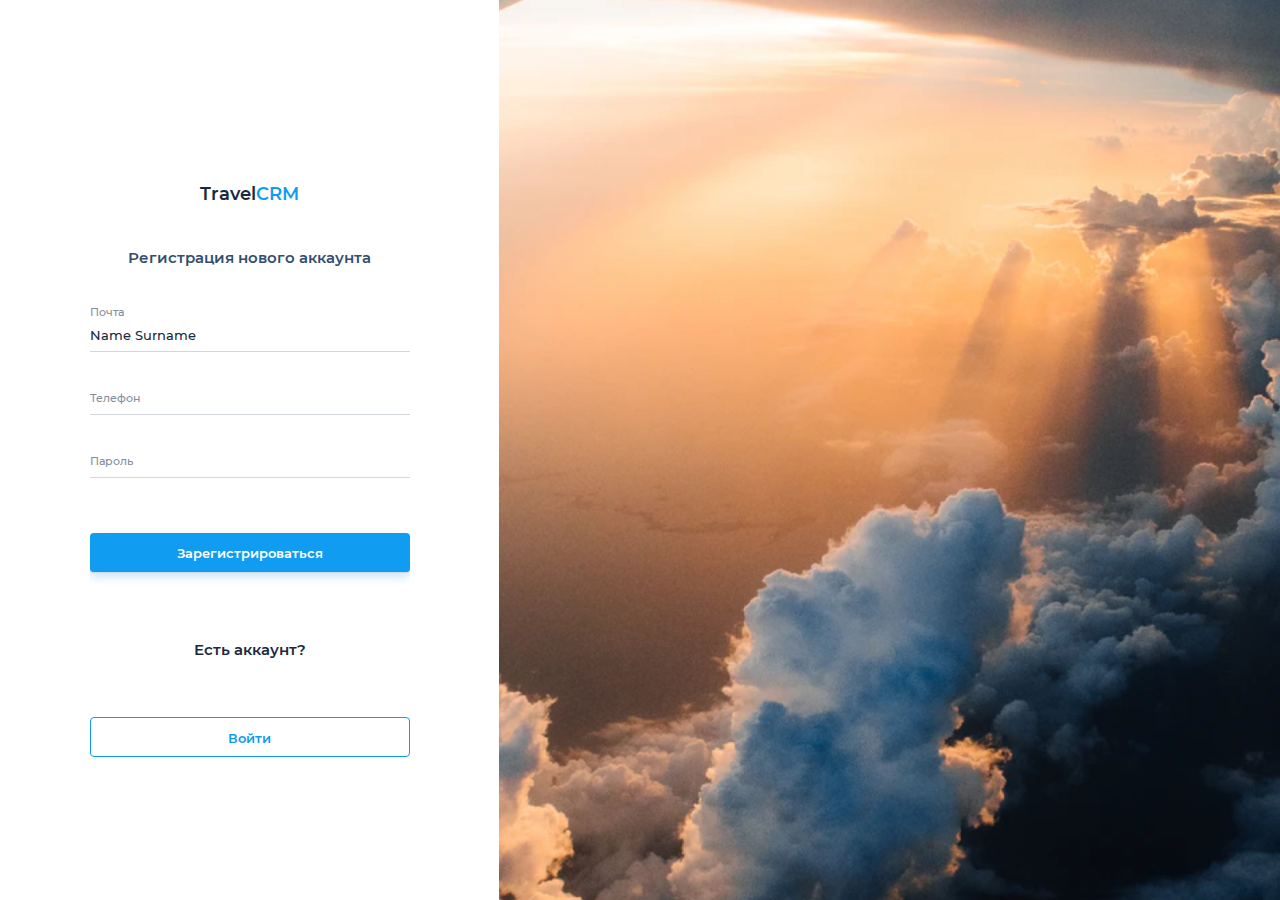
<file: sign_in.html>
<!DOCTYPE html>
<html lang="en">
<head>
	<meta charset="UTF-8">
	<meta name="viewport" content="width=device-width, initial-scale=1.0">
	<title>TravelCRM</title>
	<link rel="stylesheet" href="css/style.css">
</head>
<body class="login__section">
	<div class="form form__login">
		<a href="#" class="logo">Travel<span>CRM</span></a>
		<h2 class="title__h2">Регистрация нового аккаунта</h2>

		<form action="" method="">
			<!-- Что бы сделать заполненое состоянине нужно добавить класс filled -->
			<div class="input__wrapp gap--bottom">
				<input type="email" id="email"  class="filled" value="Name Surname">

				<label for="email">Почта</label>
			</div>
			<div class="input__wrapp gap--bottom">
				<input type="tel" id="telephone">

				<label for="telephone">Телефон</label>
			</div>
				
			<div class="input__wrapp gap--bottom">
				<input type="password" id="password" >

				<label for="password">Пароль</label>
			</div>

			<input type="submit" value="Зарегистрироваться">
		</form>

		<div class="additional__func">
			<p>Есть аккаунт?</p>
			<a href="#" class="outline__btn">Войти</a>
		</div>
	</div>

	<img src="img/sign-in.jpg" class="aside__img" alt="">
</body>
</html>
</file>
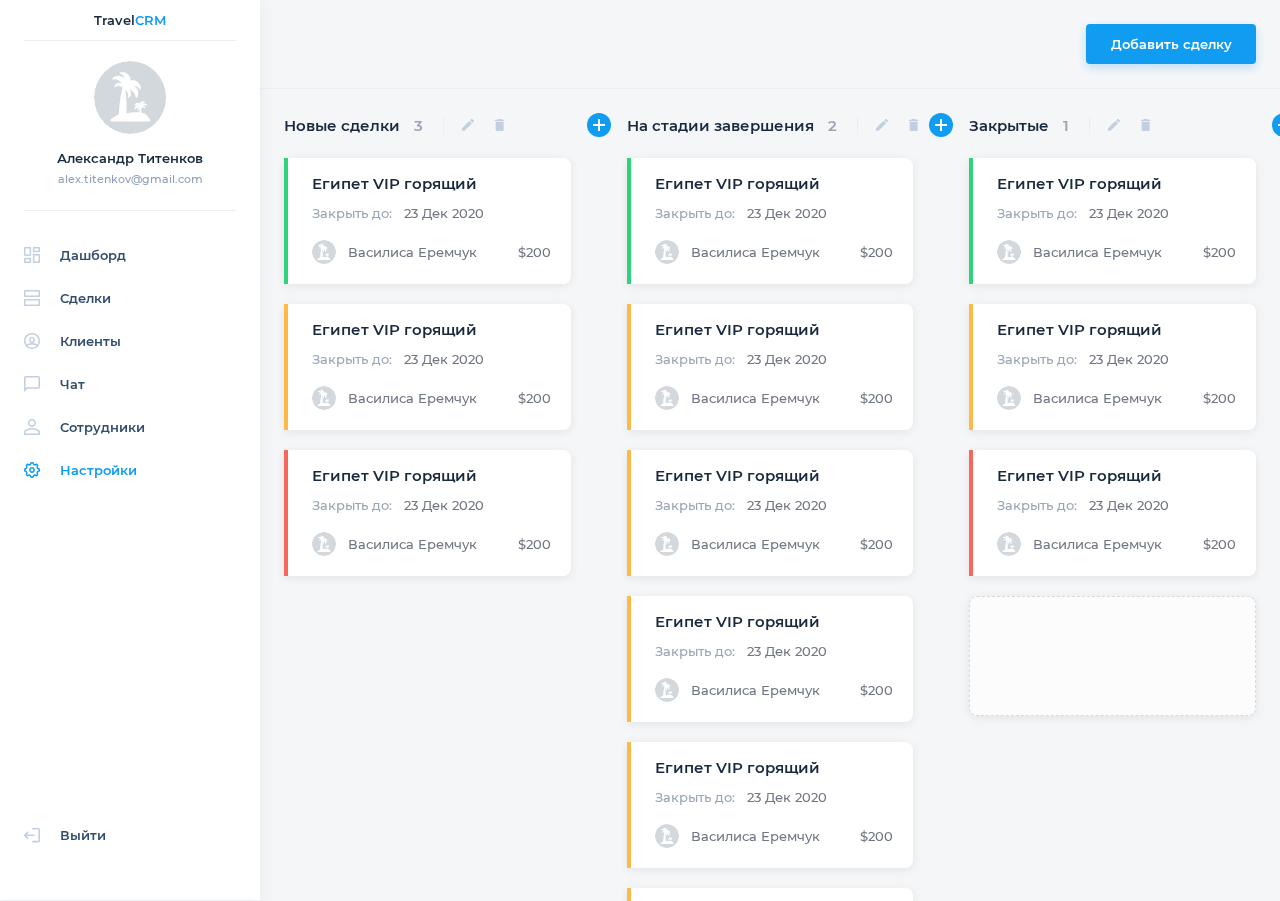
<file: tasks.html>
<!DOCTYPE html>
<html lang="en">
<head>
	<meta charset="UTF-8">
	<meta name="viewport" content="width=device-width, initial-scale=1.0">
	<title>TravelCRM</title>
	<link rel="stylesheet" href="css/style.css">
</head>
<body class="settings__page">
	<aside class="navigation__pan">
		<a href="#" class="logo">Travel<span>CRM</span></a>
		<hr>

		<div class="profile profile__section">
			<img src="img/icon/ava-empty.svg" alt="" class="profile__img">
			<p class="profile__name">Александр Титенков</p>
			<p class="profile__email">alex.titenkov@gmail.com</p>
		</div>
		<hr>

		<ul class="nav__list">
			<li>
				<a href="#">
					<svg xmlns="http://www.w3.org/2000/svg" width="16" height="16" viewBox="0 0 16 16">
					    <g fill="none" fill-rule="evenodd">
					        <g>
					            <g>
					                <path d="M0 0H16V16H0z" transform="translate(-24 -246) translate(24 246)"/>
					                <path fill="#C2CFE0" fill-rule="nonzero" d="M14.933 16H9.952c-.59 0-1.067-.478-1.067-1.067V8.181c0-.589.478-1.066 1.067-1.066h4.981c.59 0 1.067.477 1.067 1.066v6.752c0 .59-.478 1.067-1.067 1.067zm-4.554-1.493h4.128V8.608h-4.128v5.899zM6.048 16H1.067C.477 16 0 15.522 0 14.933v-3.2c0-.589.478-1.066 1.067-1.066h4.981c.59 0 1.067.477 1.067 1.066v3.2c0 .59-.478 1.067-1.067 1.067zm-4.555-1.493h4.128V12.16H1.493v2.347zm4.555-5.622H1.067C.477 8.885 0 8.408 0 7.82V1.067C0 .477.478 0 1.067 0h4.981c.59 0 1.067.478 1.067 1.067v6.752c0 .589-.478 1.066-1.067 1.066zM1.493 7.392h4.128V1.493H1.493v5.899zm13.44-2.059H9.952c-.59 0-1.067-.477-1.067-1.066v-3.2C8.885.477 9.363 0 9.952 0h4.981C15.523 0 16 .478 16 1.067v3.2c0 .589-.478 1.066-1.067 1.066zM10.38 3.84h4.128V1.493h-4.128V3.84z" transform="translate(-24 -246) translate(24 246)"/>
					            </g>
					        </g>
					    </g>
					</svg>
					Дашборд
				</a>
			</li>
			<li>
				<a href="#">
					<svg xmlns="http://www.w3.org/2000/svg" width="16" height="16" viewBox="0 0 16 16">
					    <g fill="none" fill-rule="evenodd">
					        <g>
					            <g>
					                <path d="M0 0H16V16H0z" transform="translate(-24 -298) translate(24 298)"/>
					                <path fill="#C2CFE0" fill-rule="nonzero" d="M15.161 16H.84C.376 16 0 15.604 0 15.115V9.78c0-.49.374-.89.839-.896H15.16c.465.006.839.406.839.896v5.334c0 .489-.376.885-.839.885zM1.415 14.507h13.14v-4.128H1.415v4.128zm13.746-7.392H.84C.374 7.109 0 6.709 0 6.219V.885C0 .396.376 0 .839 0H15.16c.463 0 .839.396.839.885V6.22c0 .49-.374.89-.839.896zM1.415 5.62h13.14V1.493H1.415v4.128z" transform="translate(-24 -298) translate(24 298)"/>
					            </g>
					        </g>
					    </g>
					</svg>
					Сделки

				</a>
			</li>
			<li>
				<a href="#">
					<svg xmlns="http://www.w3.org/2000/svg" width="16" height="16" viewBox="0 0 16 16">
					    <g fill="none" fill-rule="evenodd">
					        <g>
					            <g>
					                <path d="M0 0H16V16H0z" transform="translate(-24 -350) translate(24 350)"/>
					                <path fill="#C2CFE0" fill-rule="nonzero" d="M8 0c4.418 0 8 3.582 8 8s-3.582 8-8 8-8-3.582-8-8 3.582-8 8-8zm0 11.636c-2.596 0-4.125.5-4.338 1.266C4.817 13.925 6.336 14.545 8 14.545c1.664 0 3.183-.62 4.338-1.643-.213-.766-1.742-1.266-4.338-1.266zM8 1.455c-3.615 0-6.545 2.93-6.545 6.545 0 1.385.43 2.67 1.164 3.727.819-1.081 2.742-1.545 5.381-1.545 2.639 0 4.562.464 5.38 1.544.735-1.057 1.165-2.341 1.165-3.726 0-3.615-2.93-6.545-6.545-6.545zm0 2.181c1.756 0 2.91 1.398 2.91 3.055 0 2.385-1.297 3.49-2.91 3.49-1.628 0-2.91-1.143-2.91-3.636 0-1.632 1.15-2.909 2.91-2.909zm0 1.455c-.92 0-1.455.593-1.455 1.454 0 1.65.596 2.182 1.455 2.182.857 0 1.455-.51 1.455-2.036 0-.909-.57-1.6-1.455-1.6z" transform="translate(-24 -350) translate(24 350)"/>
					            </g>
					        </g>
					    </g>
					</svg>

					Клиенты

				</a>
			</li>
			<li>
				<a href="#">
					<svg width="16px" height="16px" viewBox="0 0 16 16" version="1.1" xmlns="http://www.w3.org/2000/svg" xmlns:xlink="http://www.w3.org/1999/xlink">
					    <title>C5C05BA8-3509-44B8-BD7C-717C8728EC86</title>
					    <g id="Page-1" stroke="none" stroke-width="1" fill="none" fill-rule="evenodd">
					        <g id="Settings-01" transform="translate(-24.000000, -351.000000)">
					            <g id="Group-5" transform="translate(24.000000, 350.000000)">
					                <g id="Icons-/-Chat" transform="translate(0.000000, 1.000000)">
					                    <rect id="boundary" x="0" y="0" width="16" height="16"></rect>
					                    <path d="M0.000112055209,16 L0.000112055209,1.69420555 C-0.00512164285,1.24332917 0.173171604,0.809369966 0.494762221,0.490530152 C0.816352838,0.171690339 1.25405604,-0.00507783364 1.70882237,0.000111096718 L14.3208085,0.000111096718 C14.7704459,0.00280357781 15.2004836,0.183046211 15.5156376,0.501018439 C15.8307916,0.818990666 16.0050395,1.2484374 15.999889,1.69420555 L15.999889,11.0747333 C15.9890138,11.9880178 15.2420199,12.7242657 14.3208085,12.7295446 L3.28902424,12.7295446 L0.000112055209,16 Z M1.57055471,1.55712059 C1.53401776,1.58894327 1.51556164,1.63651871 1.5211734,1.68441376 L1.5211734,12.3280815 L2.65694349,11.1922347 L14.2911797,11.1922347 C14.374736,11.1923967 14.4439778,11.1280378 14.4491999,11.045358 L14.4491999,1.69420555 C14.4491999,1.60767991 14.3784519,1.53753702 14.2911797,1.53753702 C5.82967421,1.53074585 1.58946587,1.53727371 1.57055471,1.55712059 Z" id="Shape" fill="#C2CFE0" fill-rule="nonzero"></path>
					                </g>
					            </g>
					        </g>
					    </g>
					</svg>
					Чат
				</a>
			</li>
			<li>
				<a href="#">
					<svg xmlns="http://www.w3.org/2000/svg" width="16" height="16" viewBox="0 0 16 16">
					    <g fill="none" fill-rule="evenodd">
					        <g>
					            <g>
					                <path d="M0 0H16V16H0z" transform="translate(-24 -402) translate(24 402)"/>
					                <path fill="#C2CFE0" fill-rule="nonzero" d="M15.898 16H0v-2.974c0-.616.306-1.231.917-1.744.51-.513 1.223-.923 2.14-1.23 1.63-.719 3.67-1.026 4.892-1.026 1.223 0 3.261.307 4.994 1.025.917.41 1.63.82 2.14 1.231.611.513.917 1.128.917 1.744V16h-.102zM1.427 14.564H14.47v-1.538c0-.205-.102-.41-.407-.718-.408-.308-.918-.718-1.63-.923-1.53-.616-3.364-.923-4.383-.923-1.121 0-2.854.307-4.382.923-.815.205-1.427.615-1.835.923-.305.205-.407.513-.407.718v1.538zM7.949 8c-2.14 0-3.974-1.744-3.974-4 0-2.256 1.834-4 3.974-4s3.975 1.744 3.975 4c0 2.256-1.835 4-3.975 4zm0-6.564C6.522 1.436 5.401 2.564 5.401 4c0 1.436 1.121 2.564 2.548 2.564S10.497 5.436 10.497 4c0-1.436-1.121-2.564-2.548-2.564z" transform="translate(-24 -402) translate(24 402)"/>
					            </g>
					        </g>
					    </g>
					</svg>
					Сотрудники
					
				</a>
			</li>
			<li class="active">
				<a href="#">
					<svg xmlns="http://www.w3.org/2000/svg" width="16" height="16" viewBox="0 0 16 16">
					    <g fill="none" fill-rule="evenodd">
					        <g>
					            <g>
					                <path d="M0 0H16V16H0z" transform="translate(-24 -454) translate(24 454)"/>
					                <path fill="#C2CFE0" fill-rule="nonzero" d="M9.15 0l1.053 1.867.59.247 2.063-.567 1.614 1.611-.575 2.064.243.59L16 6.87v2.28l-1.867 1.054-.248.59.568 2.064-1.612 1.612-2.064-.575-.59.244-1.06 1.86h-2.28l-1.053-1.867-.59-.247-2.064.568-1.611-1.612.575-2.063-.244-.59L0 9.126v-2.28l1.867-1.053.247-.59-.567-2.064 1.61-1.61 2.065.575.59-.243L6.868 0h2.28zM8.3 1.455h-.584l-.887 1.56-1.516.626-1.728-.482-.411.411.476 1.733-.634 1.513-1.561.88v.586l1.56.889.624 1.515-.481 1.727.412.413 1.733-.477 1.512.635.882 1.56h.585l.888-1.56 1.515-.624 1.728.481.413-.413-.476-1.732.634-1.514 1.561-.881v-.585l-1.56-.887-.626-1.515.481-1.727-.413-.414-1.733.477-1.513-.634-.88-1.561zM8 5.09c1.606 0 2.909 1.302 2.909 2.909 0 1.606-1.303 2.909-2.91 2.909-1.606 0-2.908-1.303-2.908-2.91C5.09 6.394 6.393 5.092 8 5.092zm0 1.454c-.803 0-1.455.652-1.455 1.455S7.197 9.454 8 9.454 9.454 8.804 9.454 8c0-.803-.65-1.455-1.454-1.455z" transform="translate(-24 -454) translate(24 454)"/>
					            </g>
					        </g>
					    </g>
					</svg>
					Настройки
				</a>
			</li>
		</ul>

		<a href="#" class="logout__btn">
			<svg xmlns="http://www.w3.org/2000/svg" width="16" height="16" viewBox="0 0 16 16">
			    <g fill="none" fill-rule="evenodd">
			        <g>
			            <g>
			                <path d="M0 0H16V16H0z" transform="translate(-24 -700) translate(24 700)"/>
			                <path fill="#C2CFE0" fill-rule="nonzero" d="M4.226 4.76c.312.312.312.808 0 1.12L2.706 7.4h7.36c.44 0 .8.36.8.8 0 .44-.36.8-.8.8h-7.36l1.52 1.52c.312.312.312.808 0 1.12-.312.312-.808.312-1.12 0L.234 8.768c-.312-.312-.312-.816 0-1.128l2.872-2.88c.312-.312.808-.312 1.12 0zM14.4 13.8H8.8c-.44 0-.8.36-.8.8 0 .44.36.8.8.8h5.6c.88 0 1.6-.72 1.6-1.6V2.6c0-.88-.72-1.6-1.6-1.6H8.8c-.44 0-.8.36-.8.8 0 .44.36.8.8.8h5.6v11.2z" transform="translate(-24 -700) translate(24 700)"/>
			            </g>
			        </g>
			    </g>
			</svg>
			Выйти

		</a>
	</aside>
	<main class="taskboard ">

		<a href="#" class="create__task">Добавить сделку</a>
		<hr>
		<div class="flex taskboard__layout">
			<div class="tasks__column new">
				<div class="column__header flex">
					<h2>Новые сделки <span class="count">3</span></h2>
					<img src="img/icon/icons-edit.svg" alt="" class="column__control">
					<img src="img/icon/icons-delete.svg" alt="" class="column__control">
					<div class="btn__add__task">
						<img src="img/icon/plus.svg" alt="">
					</div>
				</div>

				<div class="task task__block green">
					<h2 class="task__title">Египет VIP горящий</h2>
					<p class="task__deadline">Закрыть до: <span>23 Дек 2020</span></p>
					<div class="task__executor flex">
						<img src="img/icon/ava-empty.svg" class="executor__img" alt="">
						<p class="executor__name">Василиса Еремчук</p>
					</div>
					<img src="img/icon/icons-delete.svg" class="remove__icon" alt="">

					<p class="price">$200</p>
				</div>
				<div class="task task__block yellow">
					<h2 class="task__title">Египет VIP горящий</h2>
					<p class="task__deadline">Закрыть до: <span>23 Дек 2020</span></p>
					<div class="task__executor flex">
						<img src="img/icon/ava-empty.svg" class="executor__img" alt="">
						<p class="executor__name">Василиса Еремчук</p>
					</div>
					<img src="img/icon/icons-delete.svg" class="remove__icon" alt="">

					<p class="price">$200</p>
				</div>
				<div class="task task__block red">
					<h2 class="task__title">Египет VIP горящий</h2>
					<p class="task__deadline">Закрыть до: <span>23 Дек 2020</span></p>
					<div class="task__executor flex">
						<img src="img/icon/ava-empty.svg" class="executor__img" alt="">
						<p class="executor__name">Василиса Еремчук</p>
					</div>
					<img src="img/icon/icons-delete.svg" class="remove__icon" alt="">

					<p class="price">$200</p>
				</div>
			</div>
			<div class="tasks__column in-progress">
				<div class="column__header flex">
					<h2>На стадии завершения <span class="count">2</span></h2>
					<img src="img/icon/icons-edit.svg" alt="" class="column__control">
					<img src="img/icon/icons-delete.svg" alt="" class="column__control">

					<div class="btn__add__task">
						<img src="img/icon/plus.svg" alt="">
					</div>
				</div>

				<div class="task task__block green">
					<h2 class="task__title">Египет VIP горящий</h2>
					<p class="task__deadline">Закрыть до: <span>23 Дек 2020</span></p>
					<div class="task__executor flex">
						<img src="img/icon/ava-empty.svg" class="executor__img" alt="">
						<p class="executor__name">Василиса Еремчук</p>
					</div>
					<img src="img/icon/icons-delete.svg" class="remove__icon" alt="">

					<p class="price">$200</p>
				</div>
				<div class="task task__block yellow">
					<h2 class="task__title">Египет VIP горящий</h2>
					<p class="task__deadline">Закрыть до: <span>23 Дек 2020</span></p>
					<div class="task__executor flex">
						<img src="img/icon/ava-empty.svg" class="executor__img" alt="">
						<p class="executor__name">Василиса Еремчук</p>
					</div>
					<img src="img/icon/icons-delete.svg" class="remove__icon" alt="">

					<p class="price">$200</p>
				</div>
				
				<div class="task task__block yellow">
					<h2 class="task__title">Египет VIP горящий</h2>
					<p class="task__deadline">Закрыть до: <span>23 Дек 2020</span></p>
					<div class="task__executor flex">
						<img src="img/icon/ava-empty.svg" class="executor__img" alt="">
						<p class="executor__name">Василиса Еремчук</p>
					</div>
					<img src="img/icon/icons-delete.svg" class="remove__icon" alt="">

					<p class="price">$200</p>
				</div>

				<div class="task task__block yellow">
					<h2 class="task__title">Египет VIP горящий</h2>
					<p class="task__deadline">Закрыть до: <span>23 Дек 2020</span></p>
					<div class="task__executor flex">
						<img src="img/icon/ava-empty.svg" class="executor__img" alt="">
						<p class="executor__name">Василиса Еремчук</p>
					</div>
					<img src="img/icon/icons-delete.svg" class="remove__icon" alt="">

					<p class="price">$200</p>
				</div>
				<div class="task task__block yellow">
					<h2 class="task__title">Египет VIP горящий</h2>
					<p class="task__deadline">Закрыть до: <span>23 Дек 2020</span></p>
					<div class="task__executor flex">
						<img src="img/icon/ava-empty.svg" class="executor__img" alt="">
						<p class="executor__name">Василиса Еремчук</p>
					</div>
					<img src="img/icon/icons-delete.svg" class="remove__icon" alt="">

					<p class="price">$200</p>
				</div>
				<div class="task task__block yellow">
					<h2 class="task__title">Египет VIP горящий</h2>
					<p class="task__deadline">Закрыть до: <span>23 Дек 2020</span></p>
					<div class="task__executor flex">
						<img src="img/icon/ava-empty.svg" class="executor__img" alt="">
						<p class="executor__name">Василиса Еремчук</p>
					</div>
					<img src="img/icon/icons-delete.svg" class="remove__icon" alt="">

					<p class="price">$200</p>
				</div>

			</div>
			<div class="tasks__column done">
				<div class="column__header flex">
					<h2>Закрытые <span class="count">1</span></h2>
					<img src="img/icon/icons-edit.svg" alt="" class="column__control">
					<img src="img/icon/icons-delete.svg" alt="" class="column__control">
					<div class="btn__add__task">
						<img src="img/icon/plus.svg" alt="">
					</div>
				</div>

				<div class="task task__block green">
					<h2 class="task__title">Египет VIP горящий</h2>
					<p class="task__deadline">Закрыть до: <span>23 Дек 2020</span></p>
					<div class="task__executor flex">
						<img src="img/icon/ava-empty.svg" class="executor__img" alt="">
						<p class="executor__name">Василиса Еремчук</p>
					</div>
					<img src="img/icon/icons-delete.svg" class="remove__icon" alt="">

					<p class="price">$200</p>
				</div>
				<div class="task task__block yellow">
					<h2 class="task__title">Египет VIP горящий</h2>
					<p class="task__deadline">Закрыть до: <span>23 Дек 2020</span></p>
					<div class="task__executor flex">
						<img src="img/icon/ava-empty.svg" class="executor__img" alt="">
						<p class="executor__name">Василиса Еремчук</p>
					</div>
					<img src="img/icon/icons-delete.svg" class="remove__icon" alt="">

					<p class="price">$200</p>
				</div>
				<div class="task task__block red">
					<h2 class="task__title">Египет VIP горящий</h2>
					<p class="task__deadline">Закрыть до: <span>23 Дек 2020</span></p>
					<div class="task__executor flex">
						<img src="img/icon/ava-empty.svg" class="executor__img" alt="">
						<p class="executor__name">Василиса Еремчук</p>
					</div>
					<img src="img/icon/icons-delete.svg" class="remove__icon" alt="">

					<p class="price">$200</p>
				</div>
				<div class="task task__dnd show"></div>

			</div>
		</div>
	</main>

	<!-- Что бы показать попап нужно доабвить классу popup класс show -->
	<div class="popup__edit__name w-400 popup ">
		<img src="img/icon/icons-close.svg" class="close__icon" alt="">

		<form action="" method="" class="form">
			<h2 class="popup__title">Редактировать название</h2>
			<div class="input__wrapp">
				<input type="text" id="sectionName" class="filled" value="Заморожено">
				<label for="sectionName">Название</label>
			</div>

			<div class="btn__section flex">
				<div class="outline__btn">Отменить</div>
				<input type="submit" class="" value="Сохранить">
			</div>
				
		</form>
	</div>

	<div class="popup__add__section w-400 popup ">
		<img src="img/icon/icons-close.svg" class="close__icon" alt="">

		<form action="" method="" class="form">
			<h2 class="popup__title">Добавить новый раздел</h2>
			<div class="input__wrapp">
				<input type="text" id="addSection" >
				<label for="addSection">Название</label>
			</div>

			<div class="btn__section flex">
				<div class="outline__btn">Отменить</div>
				<input type="submit" class="" value="Сохранить">
			</div>
				
		</form>
	</div>	
		<div class="popup__remove__section w-400 popup ">
		<img src="img/icon/icons-close.svg" class="close__icon" alt="">

		<form action="" method="" class="form">
			<h2 class="popup__title">Добавить новый раздел</h2>
			<p class="warning__text">Удалить раздел и все сделки в нём?<br>
			Внимание! Это действие необратимо</p>

			<div class="btn__section flex">
				<div class="outline__btn">Отменить</div>
				<input type="submit" class="" value="Сохранить">
			</div>
				
		</form>
	</div>	
	<!-- Что бы показать подложку по попап нужно доабвить классу popup__back класс show -->

	<div class="popup__back">
		
	</div>
</body>
</html>
</file>
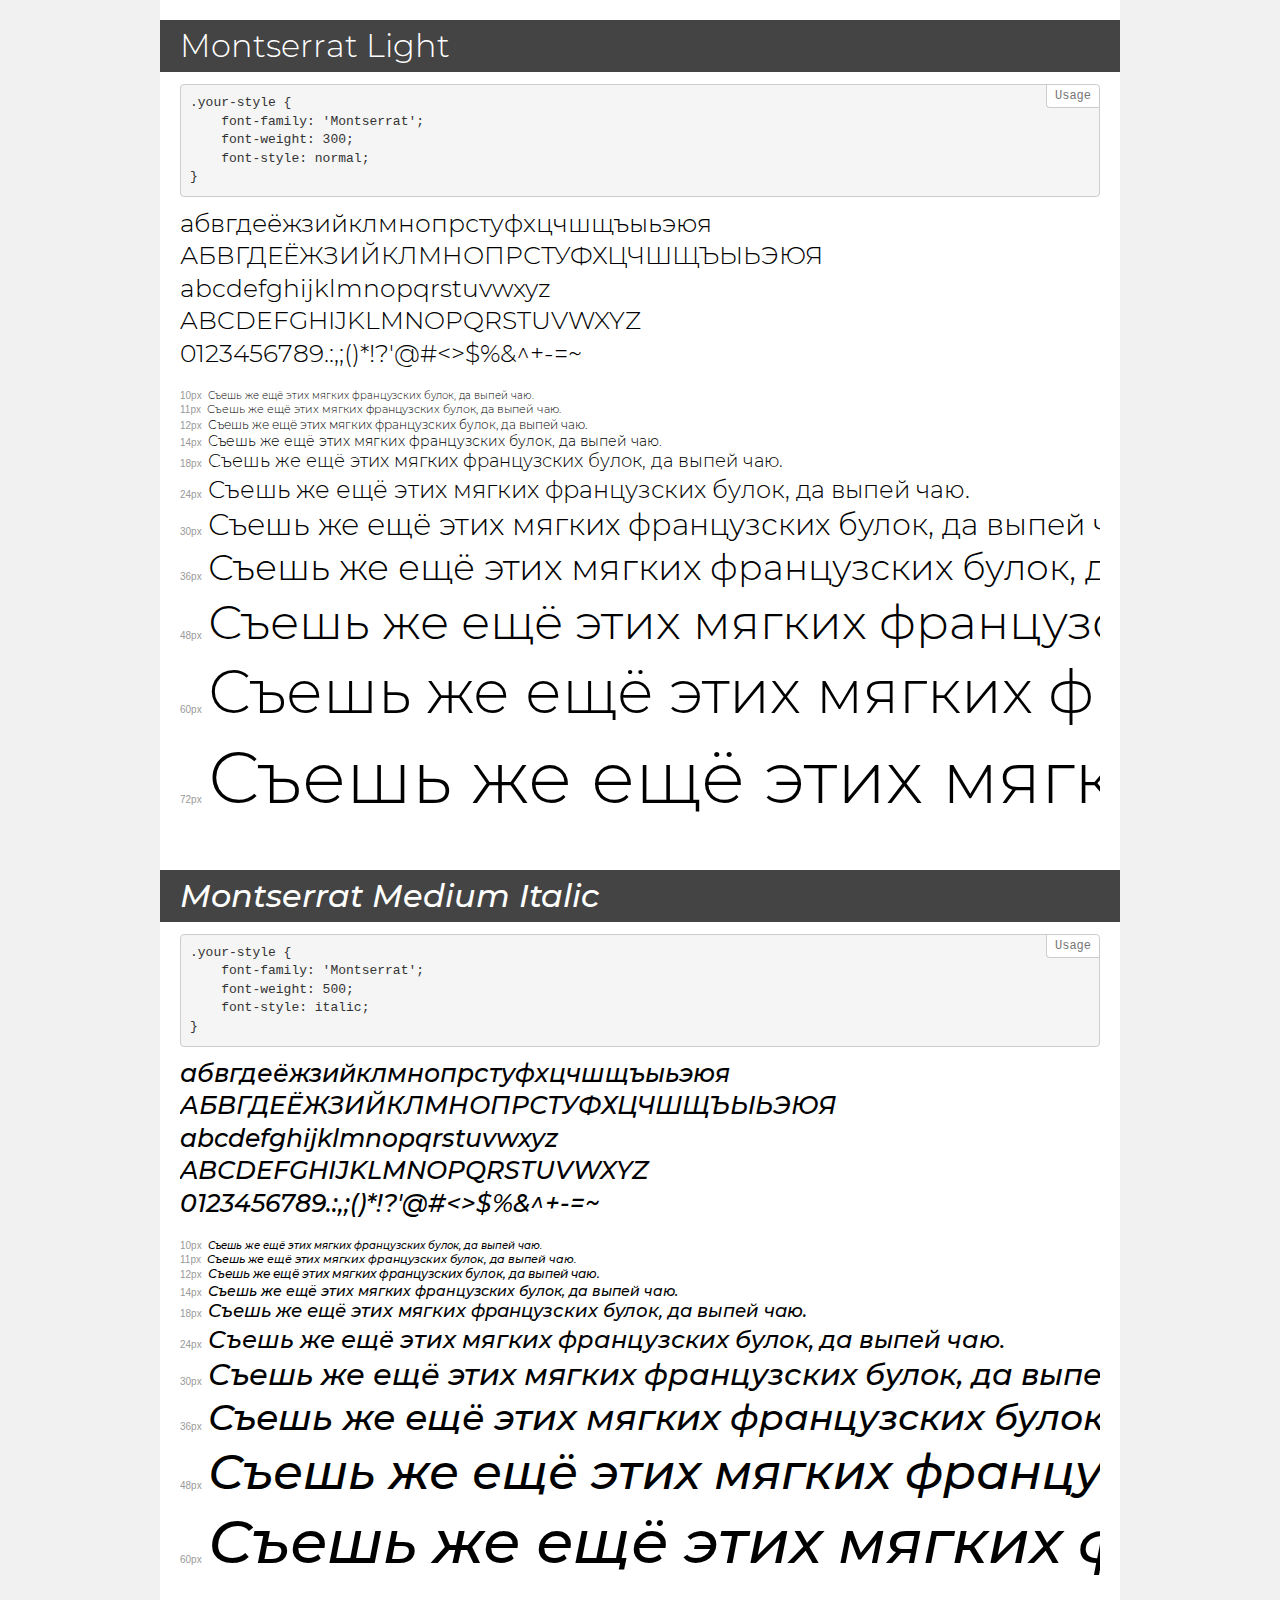
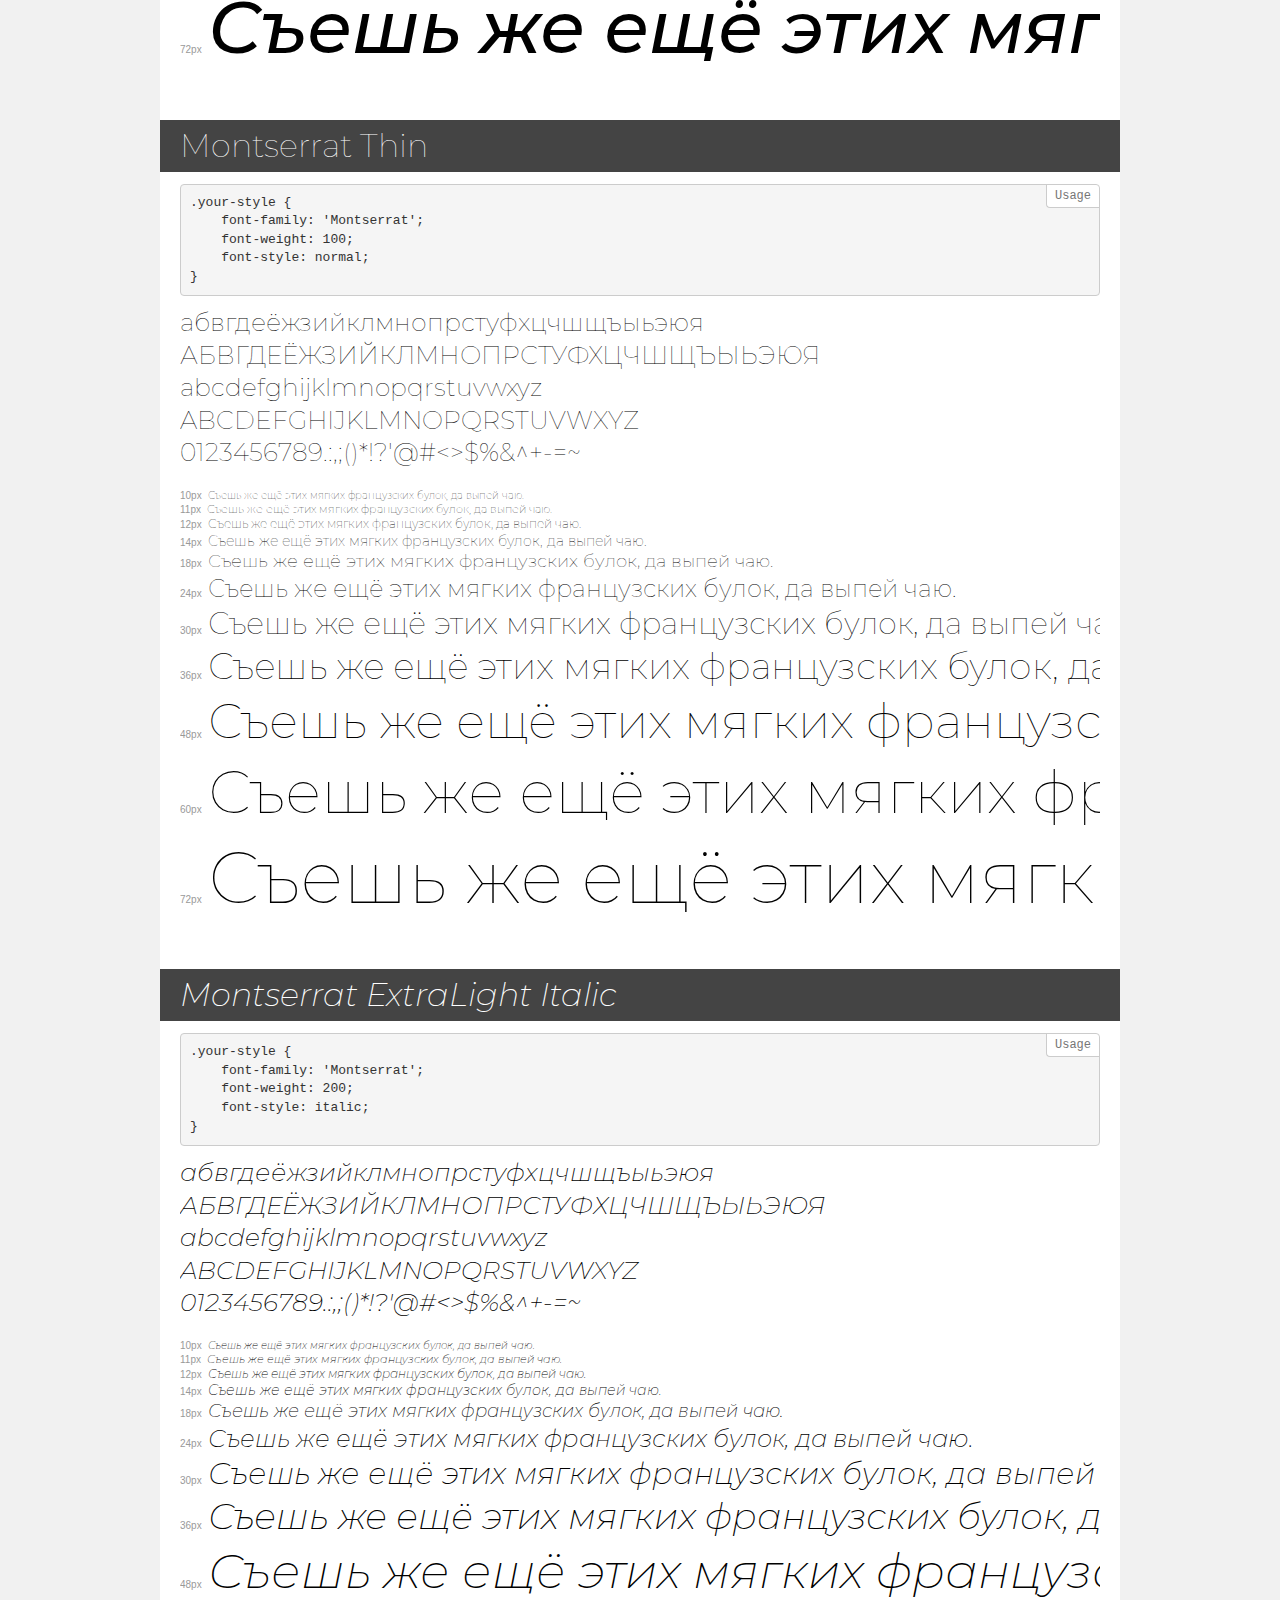
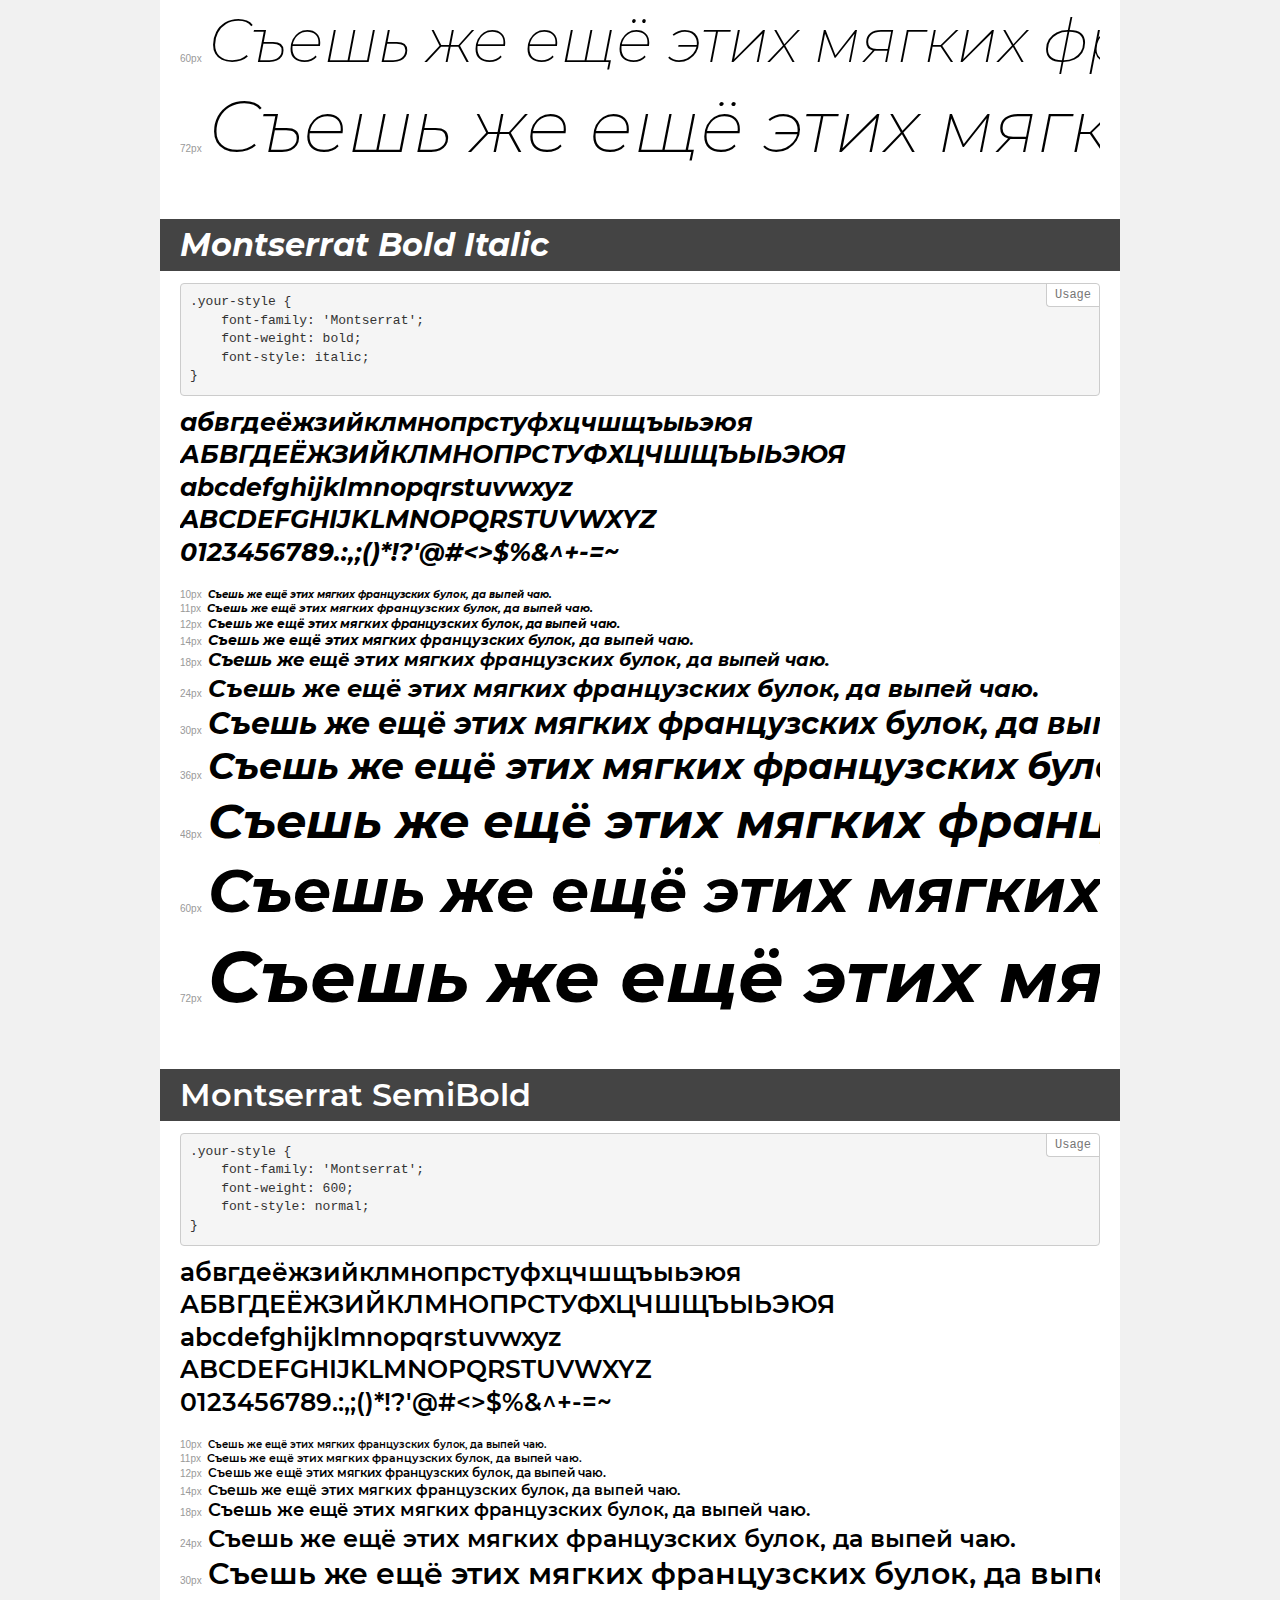
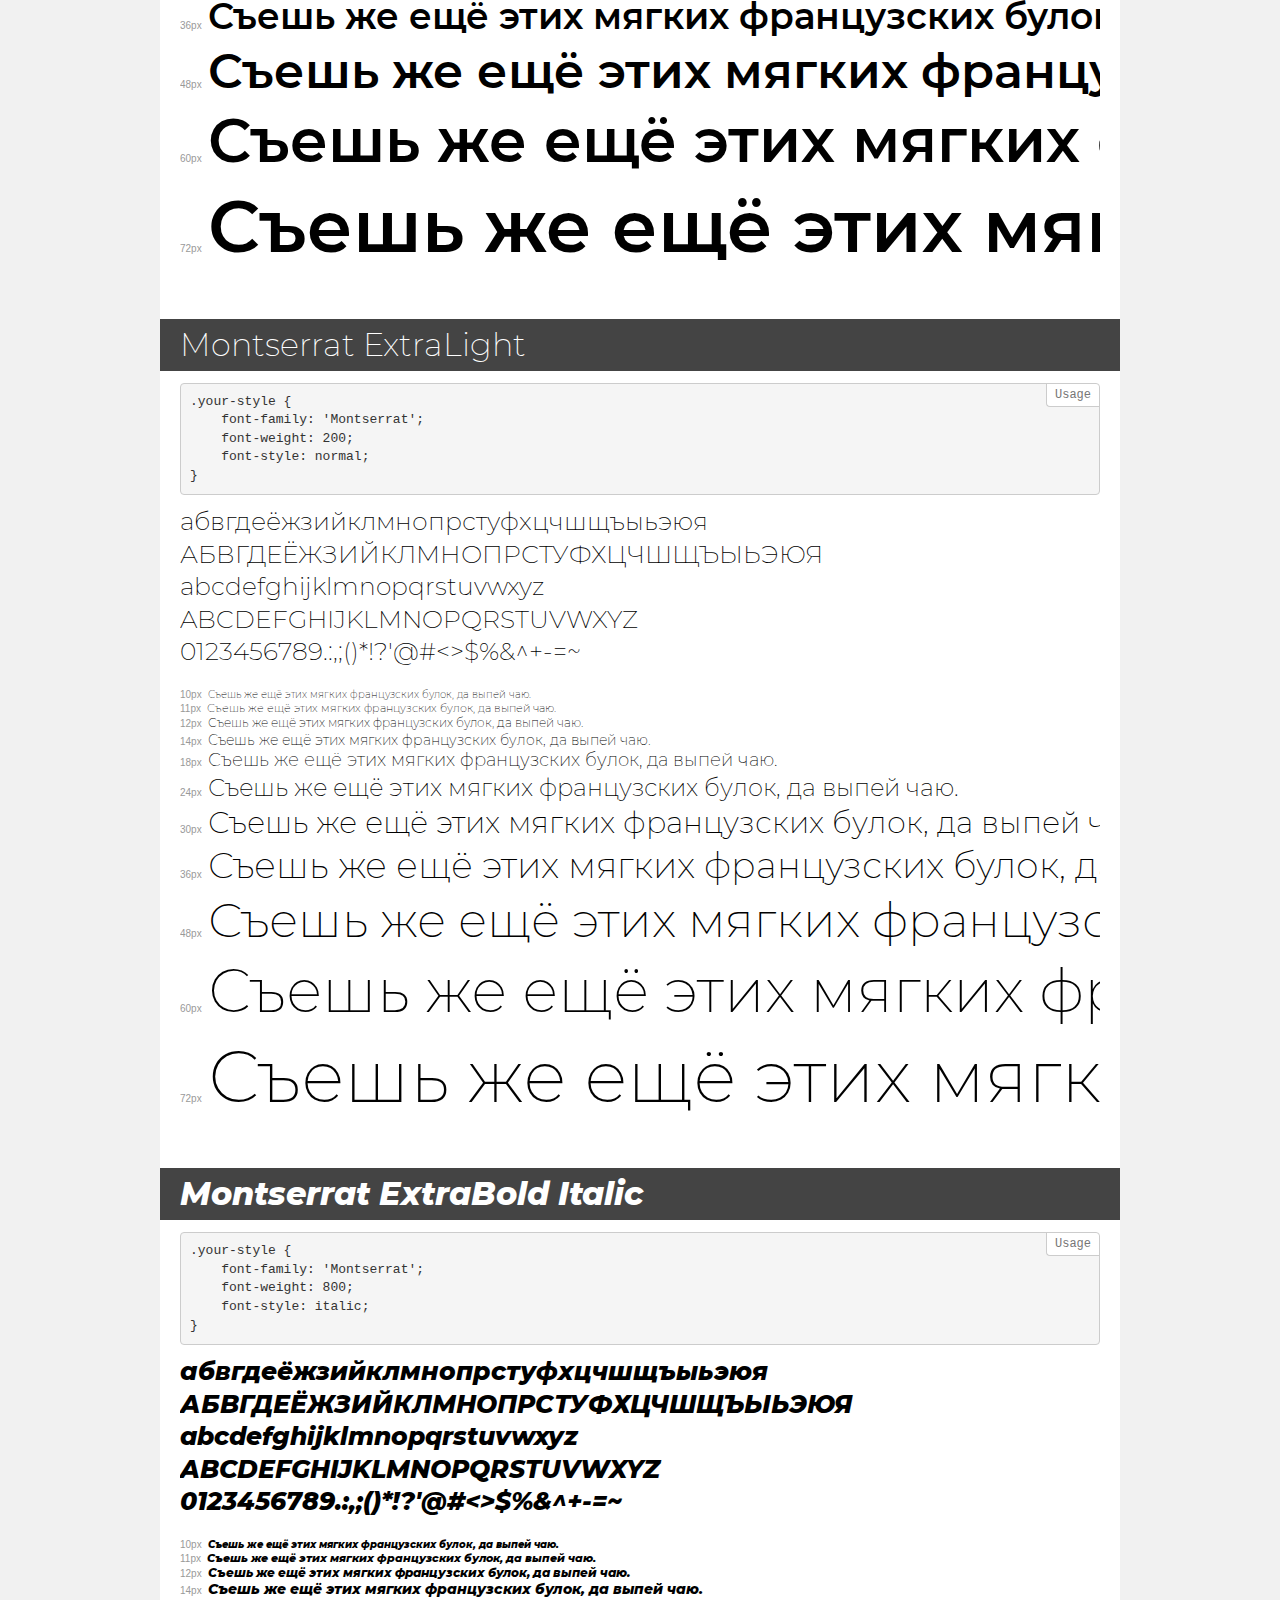
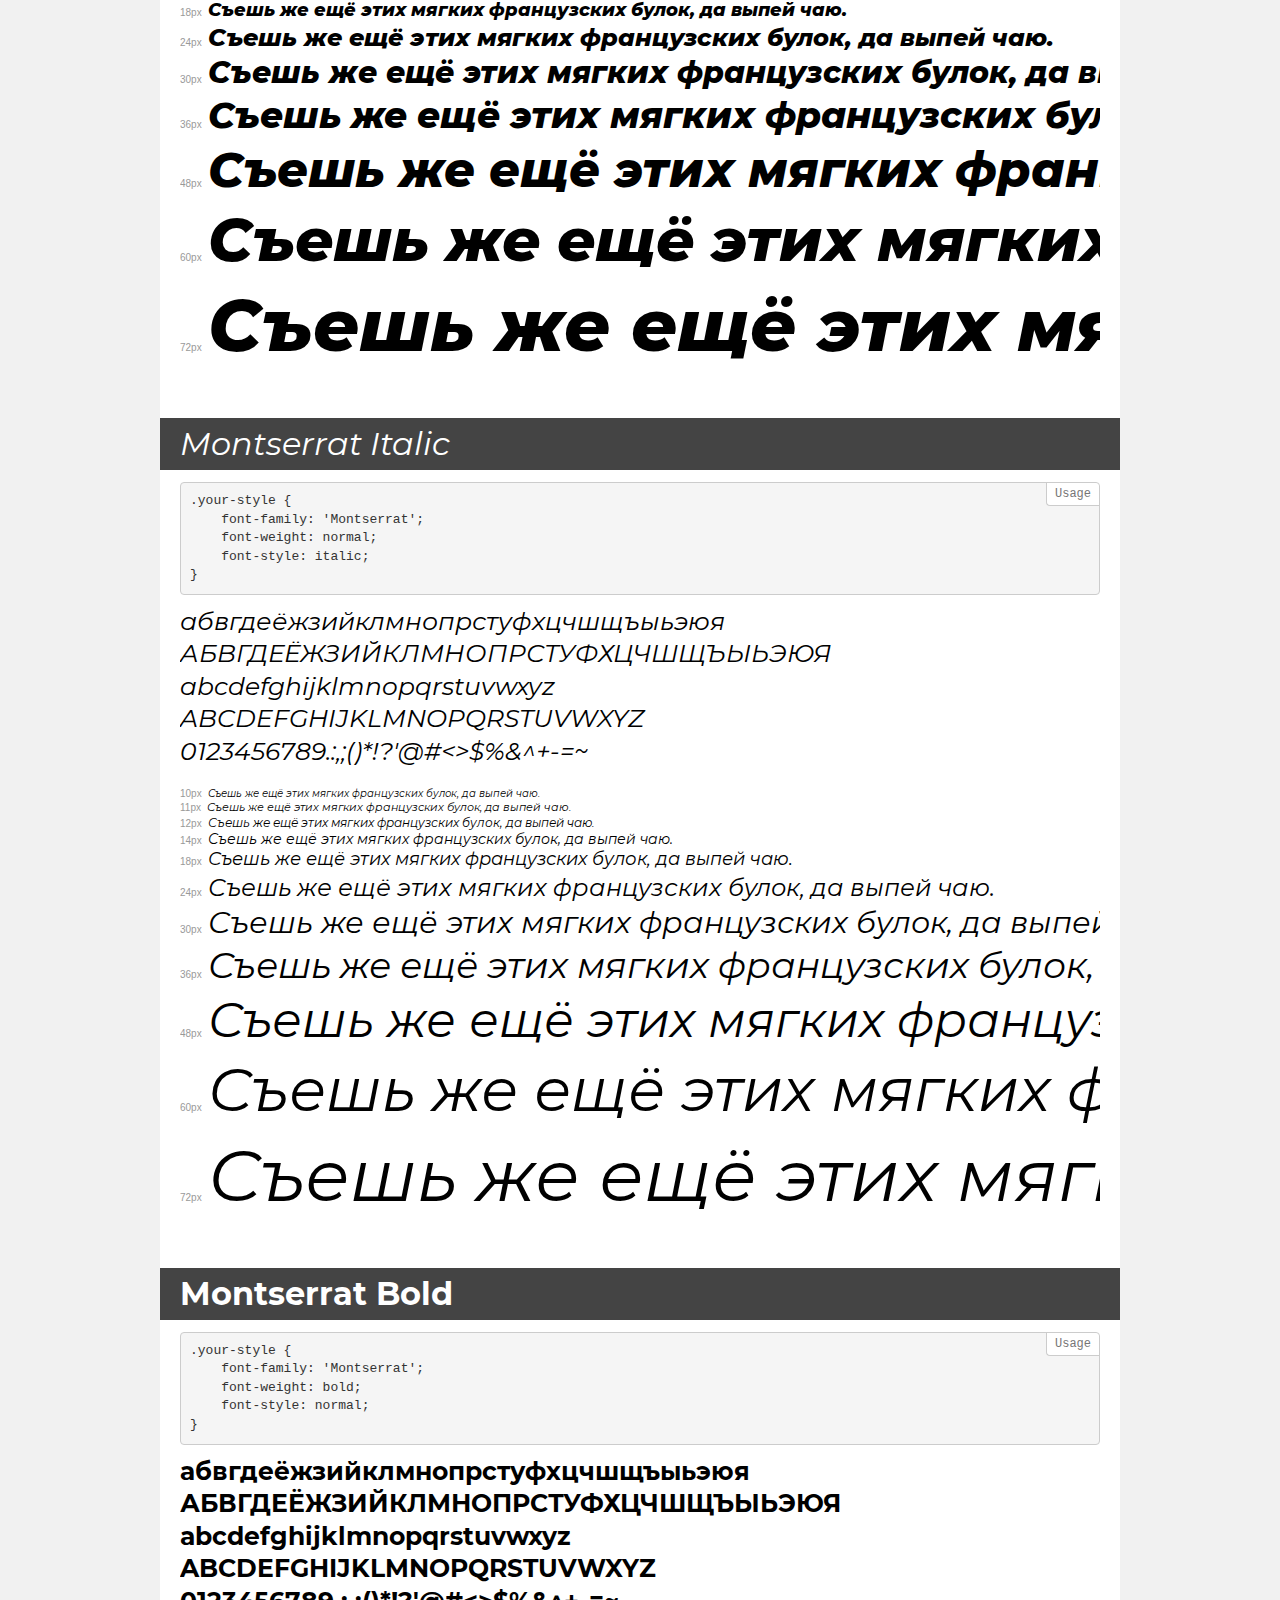
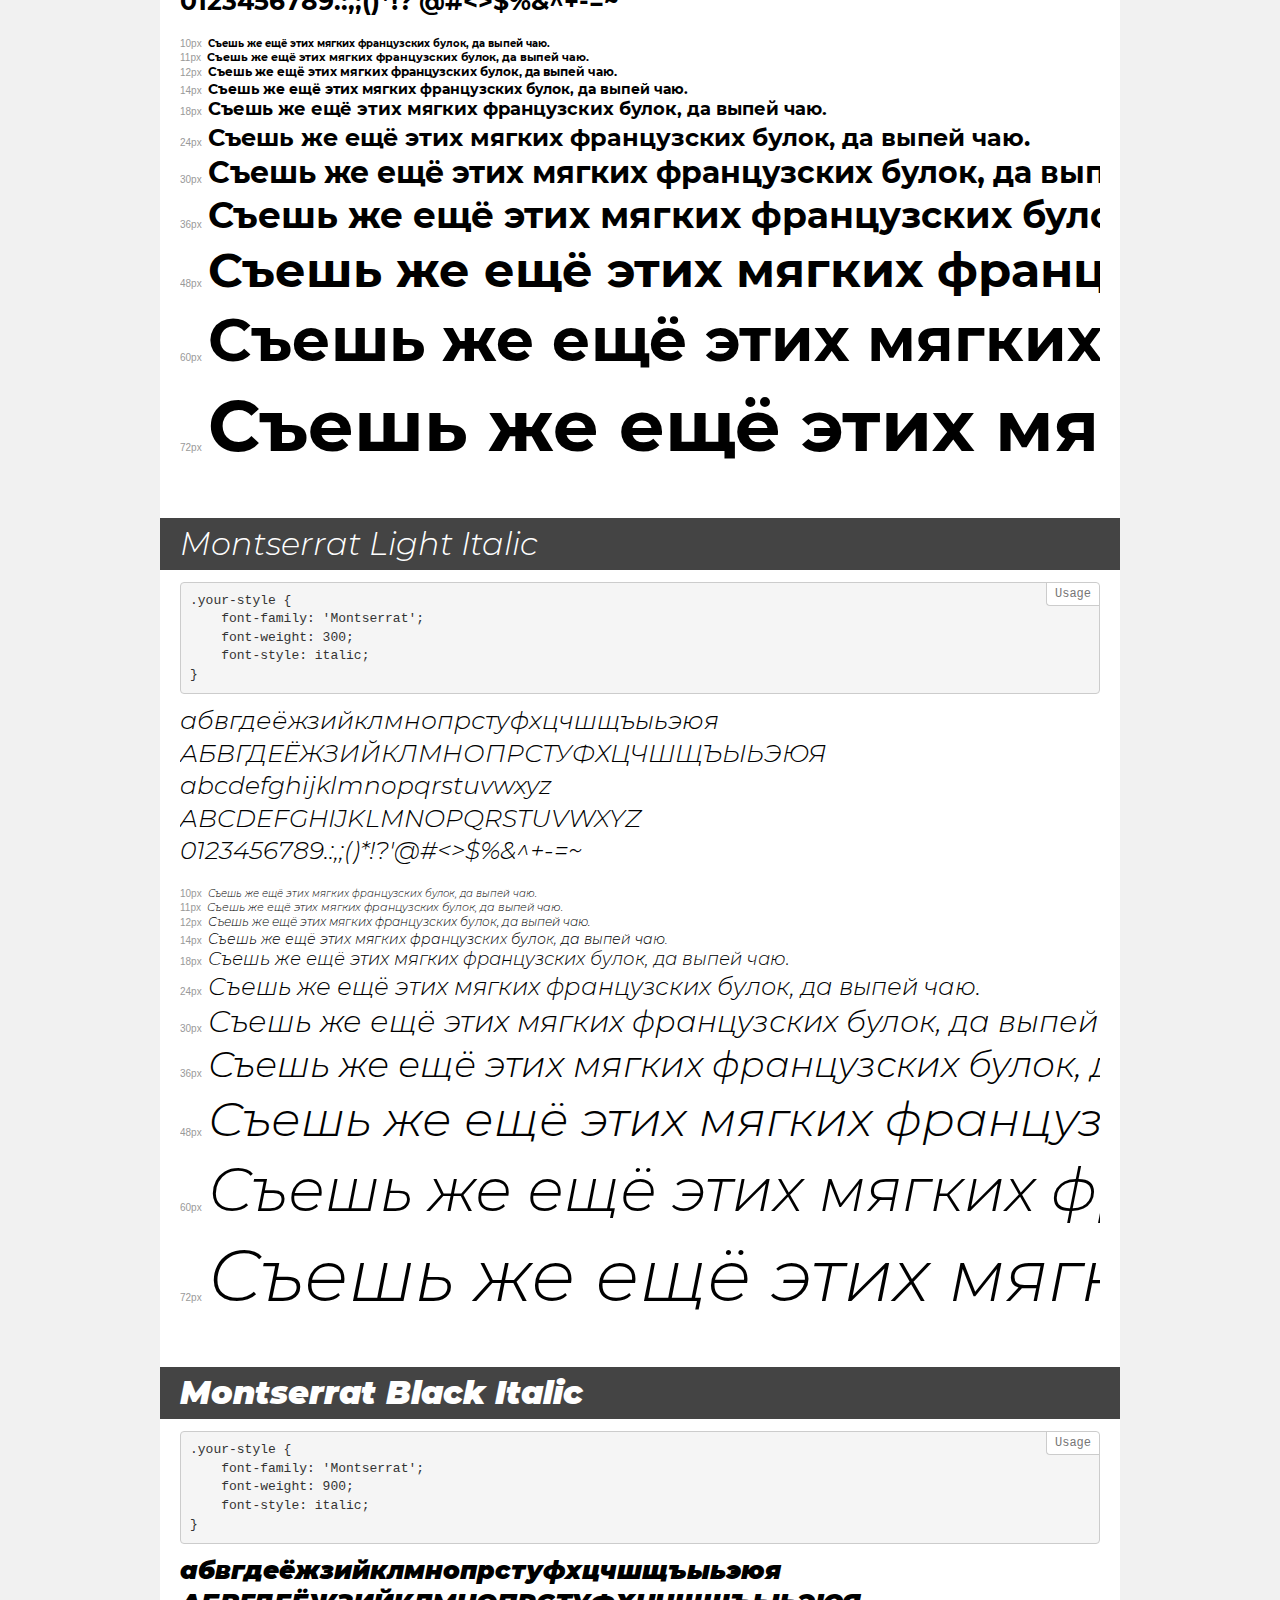
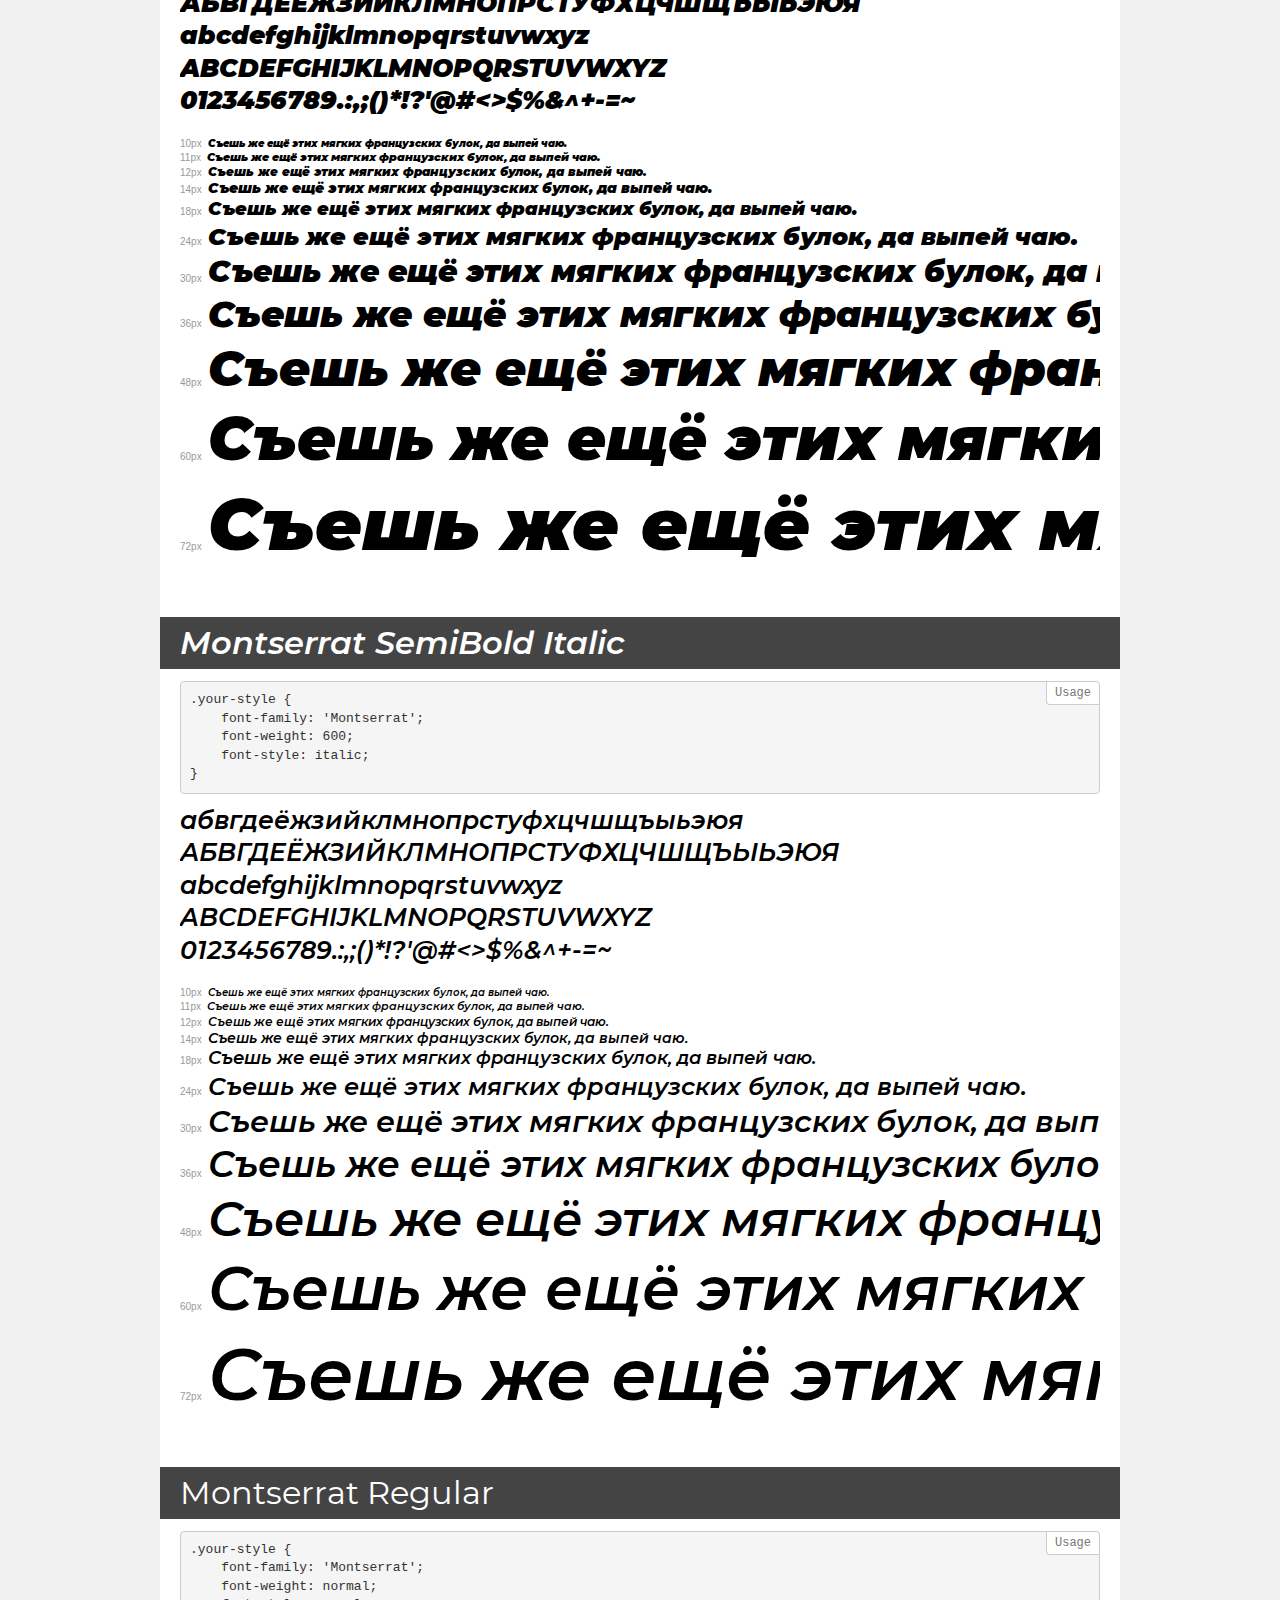
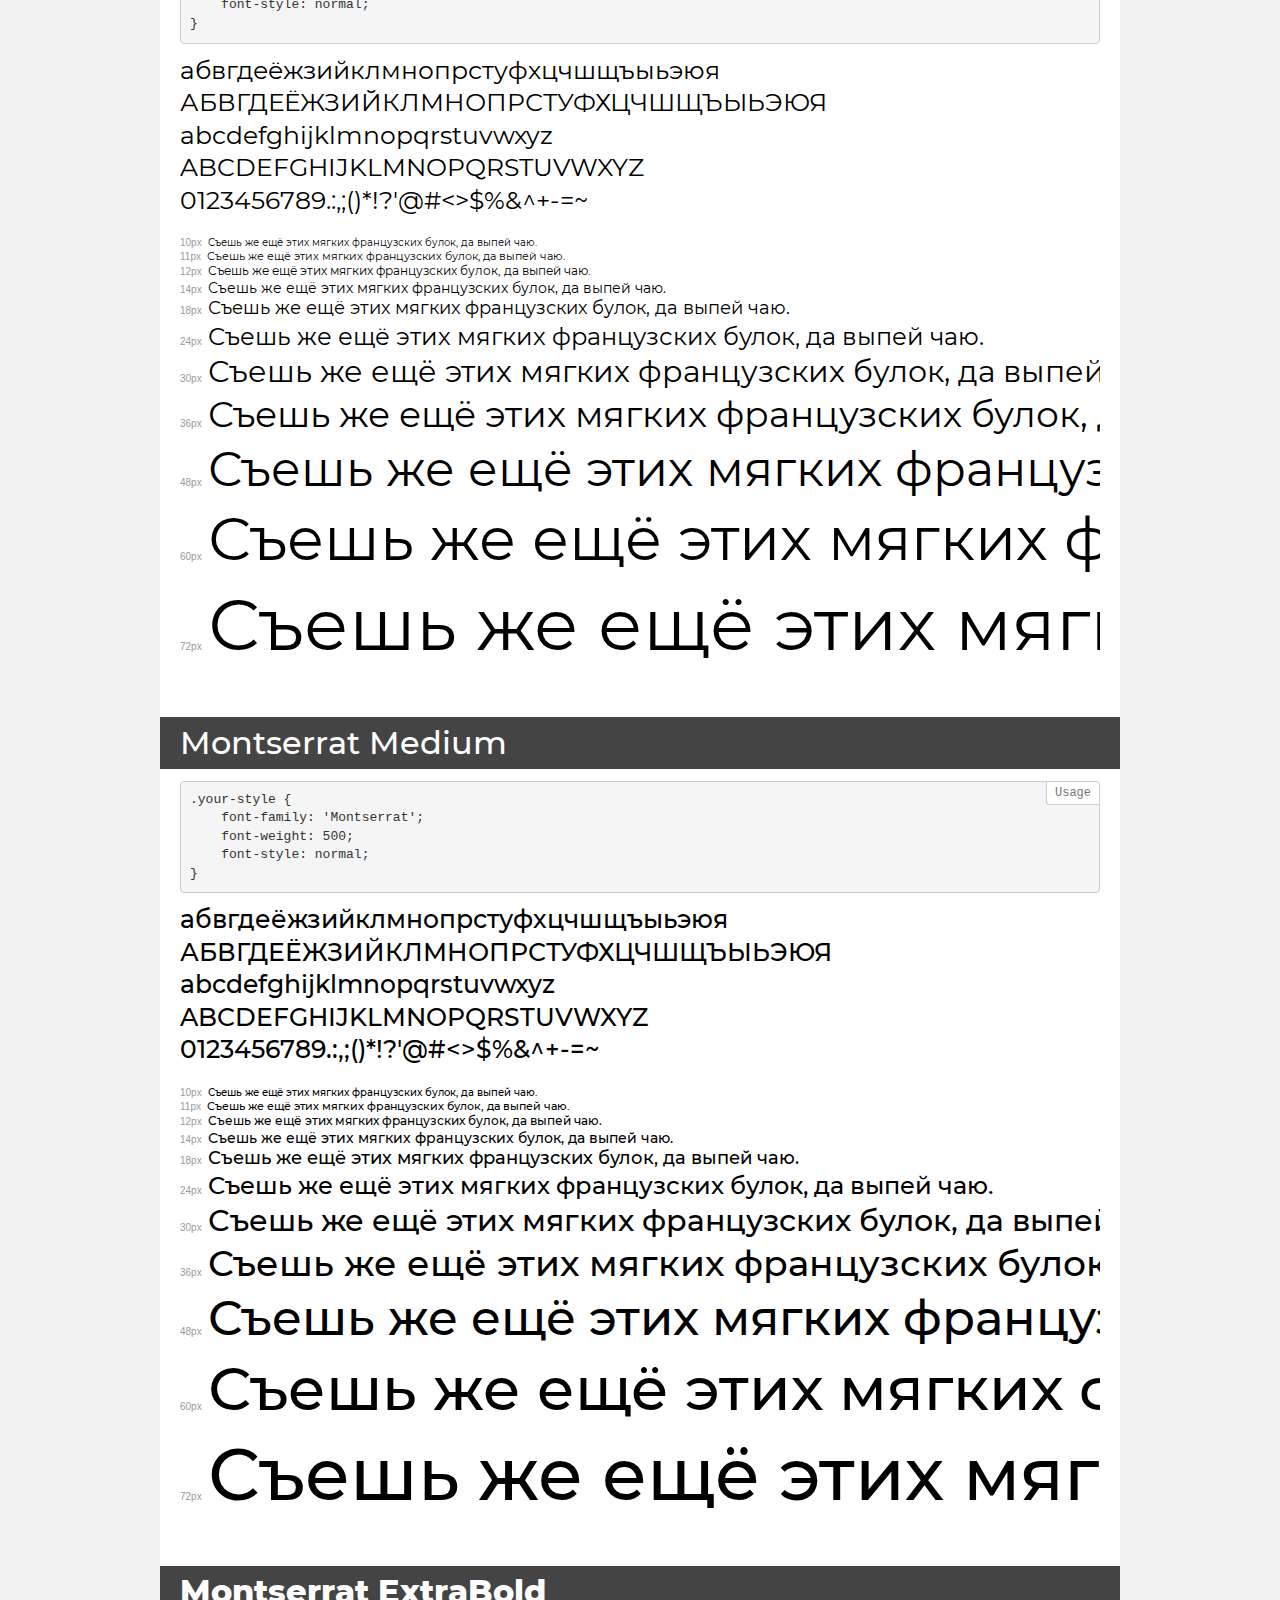
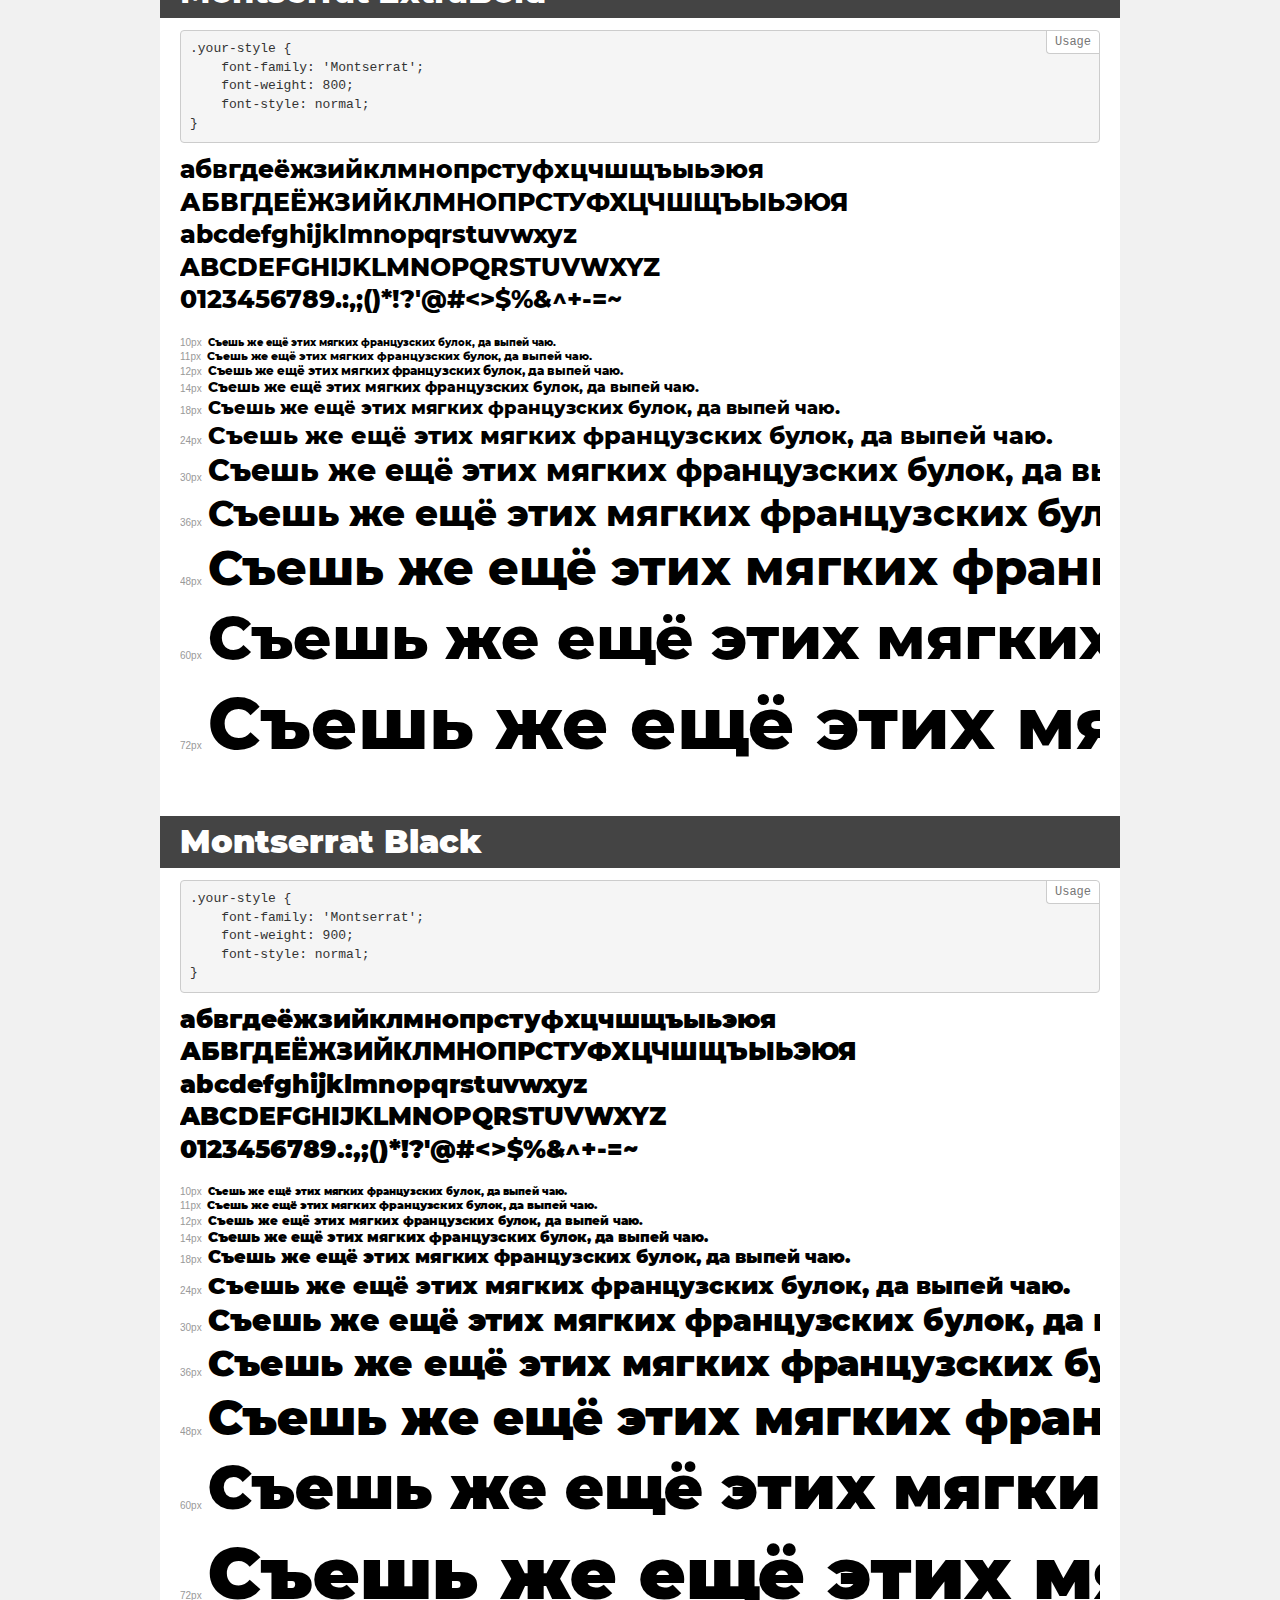
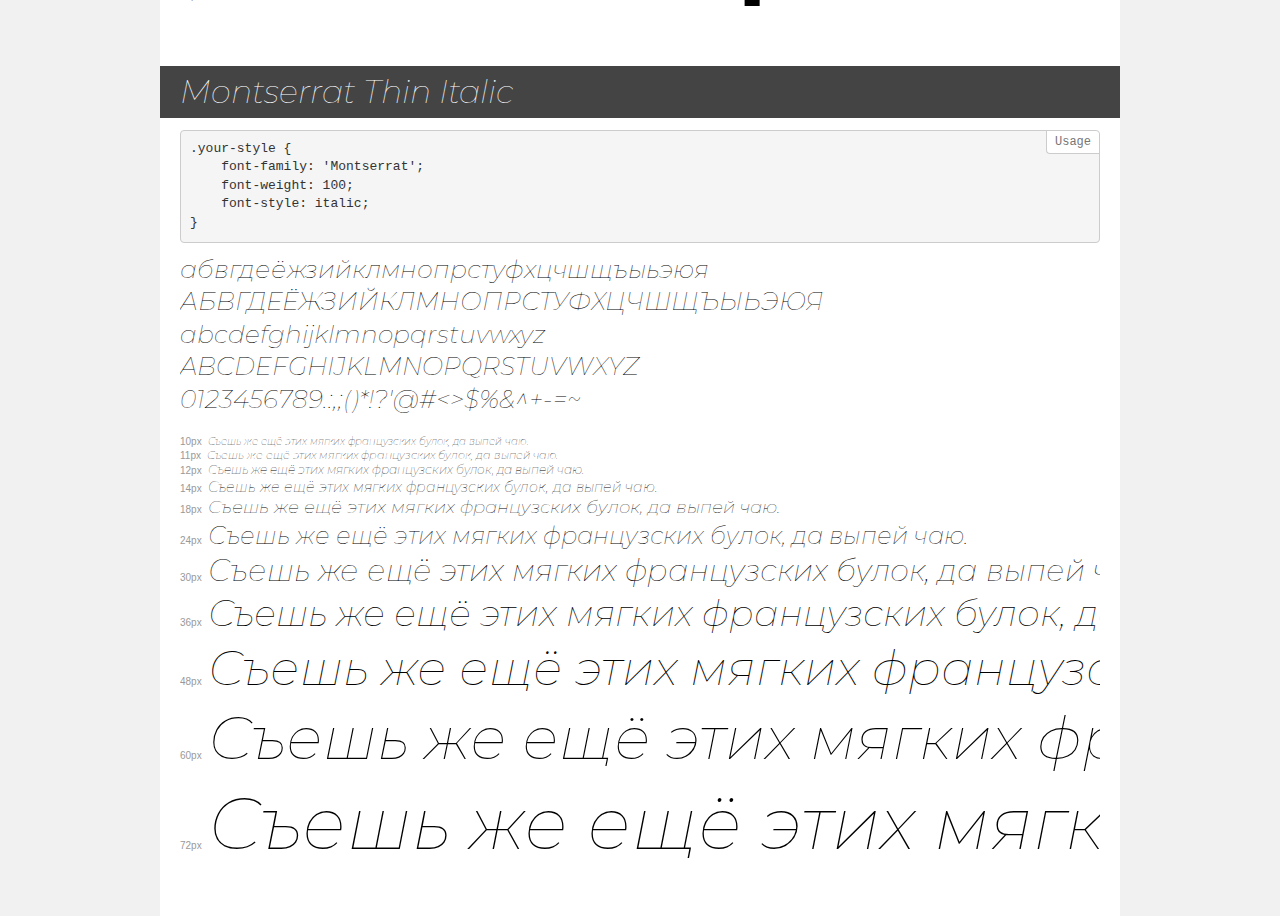
<file: font/montserrat/demo.html>
<!DOCTYPE html>
<html>
<head>
	<meta charset="utf-8">
	<meta http-equiv="X-UA-Compatible" content="IE=edge">
	<meta name="viewport" content="width=device-width, initial-scale=1">
	<meta name="robots" content="noindex, noarchive">
	<title>Transfonter demo</title>
	<link href="stylesheet.css" rel="stylesheet">
	<style>
		/*
		http://meyerweb.com/eric/tools/css/reset/
		v2.0 | 20110126
		License: none (public domain)
		*/
		html, body, div, span, applet, object, iframe,
		h1, h2, h3, h4, h5, h6, p, blockquote, pre,
		a, abbr, acronym, address, big, cite, code,
		del, dfn, em, img, ins, kbd, q, s, samp,
		small, strike, strong, sub, sup, tt, var,
		b, u, i, center,
		dl, dt, dd, ol, ul, li,
		fieldset, form, label, legend,
		table, caption, tbody, tfoot, thead, tr, th, td,
		article, aside, canvas, details, embed,
		figure, figcaption, footer, header, hgroup,
		menu, nav, output, ruby, section, summary,
		time, mark, audio, video {
			margin: 0;
			padding: 0;
			border: 0;
			font-size: 100%;
			font: inherit;
			vertical-align: baseline;
		}
		/* HTML5 display-role reset for older browsers */
		article, aside, details, figcaption, figure,
		footer, header, hgroup, menu, nav, section {
			display: block;
		}
		body {
			line-height: 1;
		}
		ol, ul {
			list-style: none;
		}
		blockquote, q {
			quotes: none;
		}
		blockquote:before, blockquote:after,
		q:before, q:after {
			content: '';
			content: none;
		}
		table {
			border-collapse: collapse;
			border-spacing: 0;
		}
		/* common styles */
		body {
			background: #f1f1f1;
			color: #000;
		}
		.page {
			background: #fff;
			width: 920px;
			margin: 0 auto;
			padding: 20px 20px 0 20px;
			overflow: hidden;
		}
		.font-container {
			overflow-x: auto;
			overflow-y: hidden;
			margin-bottom: 40px;
			line-height: 1.3;
			white-space: nowrap;
			padding-bottom: 5px;
		}
		h1 {
			position: relative;
			background: #444;
			font-size: 32px;
			color: #fff;
			padding: 10px 20px;
			margin: 0 -20px 12px -20px;
		}
		.letters {
			font-size: 25px;
			margin-bottom: 20px;
		}
		.s10:before {
			content: '10px';
		}
		.s11:before {
			content: '11px';
		}
		.s12:before {
			content: '12px';
		}
		.s14:before {
			content: '14px';
		}
		.s18:before {
			content: '18px';
		}
		.s24:before {
			content: '24px';
		}
		.s30:before {
			content: '30px';
		}
		.s36:before {
			content: '36px';
		}
		.s48:before {
			content: '48px';
		}
		.s60:before {
			content: '60px';
		}
		.s72:before {
			content: '72px';
		}
		.s10:before, .s11:before, .s12:before, .s14:before,
		.s18:before, .s24:before, .s30:before, .s36:before,
		.s48:before, .s60:before, .s72:before {
			font-family: Arial, sans-serif;
			font-size: 10px;
			font-weight: normal;
			font-style: normal;
			color: #999;
			padding-right: 6px;
		}
		pre {
			display: block;
			position: relative;
			padding: 9px;
			margin: 0 0 10px;
			font-family: Monaco, Menlo, Consolas, "Courier New", monospace !important;
			font-size: 13px;
			line-height: 1.428571429;
			color: #333;
			font-weight: normal !important;
			font-style: normal !important;
			background-color: #f5f5f5;
			border: 1px solid #ccc;
			overflow-x: auto;
			border-radius: 4px;
		}
		pre:after {
			display: block;
			position: absolute;
			right: 0;
			top: 0;
			content: 'Usage';
			line-height: 1;
			padding: 5px 8px;
			font-size: 12px;
			color: #767676;
			background-color: #fff;
			border: 1px solid #ccc;
			border-right: none;
			border-top: none;
			border-radius: 0 4px 0 4px;
			z-index: 10;
		}
		/* responsive */
		@media (max-width: 959px) {
			.page {
				width: auto;
				margin: 0;
			}
		}
	</style>
</head>
<body>
<div class="page">
	<div class="demo" style="font-family: 'Montserrat'; font-weight: 300; font-style: normal;">
		<h1>Montserrat Light</h1>
		<pre>.your-style {
    font-family: 'Montserrat';
    font-weight: 300;
    font-style: normal;
}</pre>
		<div class="font-container">
			<p class="letters">
				абвгдеёжзийклмнопрстуфхцчшщъыьэюя <br />
				АБВГДЕЁЖЗИЙКЛМНОПРСТУФХЦЧШЩЪЫЬЭЮЯ <br />
				abcdefghijklmnopqrstuvwxyz <br />
				ABCDEFGHIJKLMNOPQRSTUVWXYZ <br />				0123456789.:,;()*!?'@#<>$%&^+-=~
			</p>
			<p class="s10" style="font-size: 10px;">Съешь же ещё этих мягких французских булок, да выпей чаю.</p>
			<p class="s11" style="font-size: 11px;">Съешь же ещё этих мягких французских булок, да выпей чаю.</p>
			<p class="s12" style="font-size: 12px;">Съешь же ещё этих мягких французских булок, да выпей чаю.</p>
			<p class="s14" style="font-size: 14px;">Съешь же ещё этих мягких французских булок, да выпей чаю.</p>
			<p class="s18" style="font-size: 18px;">Съешь же ещё этих мягких французских булок, да выпей чаю.</p>
			<p class="s24" style="font-size: 24px;">Съешь же ещё этих мягких французских булок, да выпей чаю.</p>
			<p class="s30" style="font-size: 30px;">Съешь же ещё этих мягких французских булок, да выпей чаю.</p>
			<p class="s36" style="font-size: 36px;">Съешь же ещё этих мягких французских булок, да выпей чаю.</p>
			<p class="s48" style="font-size: 48px;">Съешь же ещё этих мягких французских булок, да выпей чаю.</p>
			<p class="s60" style="font-size: 60px;">Съешь же ещё этих мягких французских булок, да выпей чаю.</p>
			<p class="s72" style="font-size: 72px;">Съешь же ещё этих мягких французских булок, да выпей чаю.</p>
		</div>
	</div>
	<div class="demo" style="font-family: 'Montserrat'; font-weight: 500; font-style: italic;">
		<h1>Montserrat Medium Italic</h1>
		<pre>.your-style {
    font-family: 'Montserrat';
    font-weight: 500;
    font-style: italic;
}</pre>
		<div class="font-container">
			<p class="letters">
				абвгдеёжзийклмнопрстуфхцчшщъыьэюя <br />
				АБВГДЕЁЖЗИЙКЛМНОПРСТУФХЦЧШЩЪЫЬЭЮЯ <br />
				abcdefghijklmnopqrstuvwxyz <br />
				ABCDEFGHIJKLMNOPQRSTUVWXYZ <br />				0123456789.:,;()*!?'@#<>$%&^+-=~
			</p>
			<p class="s10" style="font-size: 10px;">Съешь же ещё этих мягких французских булок, да выпей чаю.</p>
			<p class="s11" style="font-size: 11px;">Съешь же ещё этих мягких французских булок, да выпей чаю.</p>
			<p class="s12" style="font-size: 12px;">Съешь же ещё этих мягких французских булок, да выпей чаю.</p>
			<p class="s14" style="font-size: 14px;">Съешь же ещё этих мягких французских булок, да выпей чаю.</p>
			<p class="s18" style="font-size: 18px;">Съешь же ещё этих мягких французских булок, да выпей чаю.</p>
			<p class="s24" style="font-size: 24px;">Съешь же ещё этих мягких французских булок, да выпей чаю.</p>
			<p class="s30" style="font-size: 30px;">Съешь же ещё этих мягких французских булок, да выпей чаю.</p>
			<p class="s36" style="font-size: 36px;">Съешь же ещё этих мягких французских булок, да выпей чаю.</p>
			<p class="s48" style="font-size: 48px;">Съешь же ещё этих мягких французских булок, да выпей чаю.</p>
			<p class="s60" style="font-size: 60px;">Съешь же ещё этих мягких французских булок, да выпей чаю.</p>
			<p class="s72" style="font-size: 72px;">Съешь же ещё этих мягких французских булок, да выпей чаю.</p>
		</div>
	</div>
	<div class="demo" style="font-family: 'Montserrat'; font-weight: 100; font-style: normal;">
		<h1>Montserrat Thin</h1>
		<pre>.your-style {
    font-family: 'Montserrat';
    font-weight: 100;
    font-style: normal;
}</pre>
		<div class="font-container">
			<p class="letters">
				абвгдеёжзийклмнопрстуфхцчшщъыьэюя <br />
				АБВГДЕЁЖЗИЙКЛМНОПРСТУФХЦЧШЩЪЫЬЭЮЯ <br />
				abcdefghijklmnopqrstuvwxyz <br />
				ABCDEFGHIJKLMNOPQRSTUVWXYZ <br />				0123456789.:,;()*!?'@#<>$%&^+-=~
			</p>
			<p class="s10" style="font-size: 10px;">Съешь же ещё этих мягких французских булок, да выпей чаю.</p>
			<p class="s11" style="font-size: 11px;">Съешь же ещё этих мягких французских булок, да выпей чаю.</p>
			<p class="s12" style="font-size: 12px;">Съешь же ещё этих мягких французских булок, да выпей чаю.</p>
			<p class="s14" style="font-size: 14px;">Съешь же ещё этих мягких французских булок, да выпей чаю.</p>
			<p class="s18" style="font-size: 18px;">Съешь же ещё этих мягких французских булок, да выпей чаю.</p>
			<p class="s24" style="font-size: 24px;">Съешь же ещё этих мягких французских булок, да выпей чаю.</p>
			<p class="s30" style="font-size: 30px;">Съешь же ещё этих мягких французских булок, да выпей чаю.</p>
			<p class="s36" style="font-size: 36px;">Съешь же ещё этих мягких французских булок, да выпей чаю.</p>
			<p class="s48" style="font-size: 48px;">Съешь же ещё этих мягких французских булок, да выпей чаю.</p>
			<p class="s60" style="font-size: 60px;">Съешь же ещё этих мягких французских булок, да выпей чаю.</p>
			<p class="s72" style="font-size: 72px;">Съешь же ещё этих мягких французских булок, да выпей чаю.</p>
		</div>
	</div>
	<div class="demo" style="font-family: 'Montserrat'; font-weight: 200; font-style: italic;">
		<h1>Montserrat ExtraLight Italic</h1>
		<pre>.your-style {
    font-family: 'Montserrat';
    font-weight: 200;
    font-style: italic;
}</pre>
		<div class="font-container">
			<p class="letters">
				абвгдеёжзийклмнопрстуфхцчшщъыьэюя <br />
				АБВГДЕЁЖЗИЙКЛМНОПРСТУФХЦЧШЩЪЫЬЭЮЯ <br />
				abcdefghijklmnopqrstuvwxyz <br />
				ABCDEFGHIJKLMNOPQRSTUVWXYZ <br />				0123456789.:,;()*!?'@#<>$%&^+-=~
			</p>
			<p class="s10" style="font-size: 10px;">Съешь же ещё этих мягких французских булок, да выпей чаю.</p>
			<p class="s11" style="font-size: 11px;">Съешь же ещё этих мягких французских булок, да выпей чаю.</p>
			<p class="s12" style="font-size: 12px;">Съешь же ещё этих мягких французских булок, да выпей чаю.</p>
			<p class="s14" style="font-size: 14px;">Съешь же ещё этих мягких французских булок, да выпей чаю.</p>
			<p class="s18" style="font-size: 18px;">Съешь же ещё этих мягких французских булок, да выпей чаю.</p>
			<p class="s24" style="font-size: 24px;">Съешь же ещё этих мягких французских булок, да выпей чаю.</p>
			<p class="s30" style="font-size: 30px;">Съешь же ещё этих мягких французских булок, да выпей чаю.</p>
			<p class="s36" style="font-size: 36px;">Съешь же ещё этих мягких французских булок, да выпей чаю.</p>
			<p class="s48" style="font-size: 48px;">Съешь же ещё этих мягких французских булок, да выпей чаю.</p>
			<p class="s60" style="font-size: 60px;">Съешь же ещё этих мягких французских булок, да выпей чаю.</p>
			<p class="s72" style="font-size: 72px;">Съешь же ещё этих мягких французских булок, да выпей чаю.</p>
		</div>
	</div>
	<div class="demo" style="font-family: 'Montserrat'; font-weight: bold; font-style: italic;">
		<h1>Montserrat Bold Italic</h1>
		<pre>.your-style {
    font-family: 'Montserrat';
    font-weight: bold;
    font-style: italic;
}</pre>
		<div class="font-container">
			<p class="letters">
				абвгдеёжзийклмнопрстуфхцчшщъыьэюя <br />
				АБВГДЕЁЖЗИЙКЛМНОПРСТУФХЦЧШЩЪЫЬЭЮЯ <br />
				abcdefghijklmnopqrstuvwxyz <br />
				ABCDEFGHIJKLMNOPQRSTUVWXYZ <br />				0123456789.:,;()*!?'@#<>$%&^+-=~
			</p>
			<p class="s10" style="font-size: 10px;">Съешь же ещё этих мягких французских булок, да выпей чаю.</p>
			<p class="s11" style="font-size: 11px;">Съешь же ещё этих мягких французских булок, да выпей чаю.</p>
			<p class="s12" style="font-size: 12px;">Съешь же ещё этих мягких французских булок, да выпей чаю.</p>
			<p class="s14" style="font-size: 14px;">Съешь же ещё этих мягких французских булок, да выпей чаю.</p>
			<p class="s18" style="font-size: 18px;">Съешь же ещё этих мягких французских булок, да выпей чаю.</p>
			<p class="s24" style="font-size: 24px;">Съешь же ещё этих мягких французских булок, да выпей чаю.</p>
			<p class="s30" style="font-size: 30px;">Съешь же ещё этих мягких французских булок, да выпей чаю.</p>
			<p class="s36" style="font-size: 36px;">Съешь же ещё этих мягких французских булок, да выпей чаю.</p>
			<p class="s48" style="font-size: 48px;">Съешь же ещё этих мягких французских булок, да выпей чаю.</p>
			<p class="s60" style="font-size: 60px;">Съешь же ещё этих мягких французских булок, да выпей чаю.</p>
			<p class="s72" style="font-size: 72px;">Съешь же ещё этих мягких французских булок, да выпей чаю.</p>
		</div>
	</div>
	<div class="demo" style="font-family: 'Montserrat'; font-weight: 600; font-style: normal;">
		<h1>Montserrat SemiBold</h1>
		<pre>.your-style {
    font-family: 'Montserrat';
    font-weight: 600;
    font-style: normal;
}</pre>
		<div class="font-container">
			<p class="letters">
				абвгдеёжзийклмнопрстуфхцчшщъыьэюя <br />
				АБВГДЕЁЖЗИЙКЛМНОПРСТУФХЦЧШЩЪЫЬЭЮЯ <br />
				abcdefghijklmnopqrstuvwxyz <br />
				ABCDEFGHIJKLMNOPQRSTUVWXYZ <br />				0123456789.:,;()*!?'@#<>$%&^+-=~
			</p>
			<p class="s10" style="font-size: 10px;">Съешь же ещё этих мягких французских булок, да выпей чаю.</p>
			<p class="s11" style="font-size: 11px;">Съешь же ещё этих мягких французских булок, да выпей чаю.</p>
			<p class="s12" style="font-size: 12px;">Съешь же ещё этих мягких французских булок, да выпей чаю.</p>
			<p class="s14" style="font-size: 14px;">Съешь же ещё этих мягких французских булок, да выпей чаю.</p>
			<p class="s18" style="font-size: 18px;">Съешь же ещё этих мягких французских булок, да выпей чаю.</p>
			<p class="s24" style="font-size: 24px;">Съешь же ещё этих мягких французских булок, да выпей чаю.</p>
			<p class="s30" style="font-size: 30px;">Съешь же ещё этих мягких французских булок, да выпей чаю.</p>
			<p class="s36" style="font-size: 36px;">Съешь же ещё этих мягких французских булок, да выпей чаю.</p>
			<p class="s48" style="font-size: 48px;">Съешь же ещё этих мягких французских булок, да выпей чаю.</p>
			<p class="s60" style="font-size: 60px;">Съешь же ещё этих мягких французских булок, да выпей чаю.</p>
			<p class="s72" style="font-size: 72px;">Съешь же ещё этих мягких французских булок, да выпей чаю.</p>
		</div>
	</div>
	<div class="demo" style="font-family: 'Montserrat'; font-weight: 200; font-style: normal;">
		<h1>Montserrat ExtraLight</h1>
		<pre>.your-style {
    font-family: 'Montserrat';
    font-weight: 200;
    font-style: normal;
}</pre>
		<div class="font-container">
			<p class="letters">
				абвгдеёжзийклмнопрстуфхцчшщъыьэюя <br />
				АБВГДЕЁЖЗИЙКЛМНОПРСТУФХЦЧШЩЪЫЬЭЮЯ <br />
				abcdefghijklmnopqrstuvwxyz <br />
				ABCDEFGHIJKLMNOPQRSTUVWXYZ <br />				0123456789.:,;()*!?'@#<>$%&^+-=~
			</p>
			<p class="s10" style="font-size: 10px;">Съешь же ещё этих мягких французских булок, да выпей чаю.</p>
			<p class="s11" style="font-size: 11px;">Съешь же ещё этих мягких французских булок, да выпей чаю.</p>
			<p class="s12" style="font-size: 12px;">Съешь же ещё этих мягких французских булок, да выпей чаю.</p>
			<p class="s14" style="font-size: 14px;">Съешь же ещё этих мягких французских булок, да выпей чаю.</p>
			<p class="s18" style="font-size: 18px;">Съешь же ещё этих мягких французских булок, да выпей чаю.</p>
			<p class="s24" style="font-size: 24px;">Съешь же ещё этих мягких французских булок, да выпей чаю.</p>
			<p class="s30" style="font-size: 30px;">Съешь же ещё этих мягких французских булок, да выпей чаю.</p>
			<p class="s36" style="font-size: 36px;">Съешь же ещё этих мягких французских булок, да выпей чаю.</p>
			<p class="s48" style="font-size: 48px;">Съешь же ещё этих мягких французских булок, да выпей чаю.</p>
			<p class="s60" style="font-size: 60px;">Съешь же ещё этих мягких французских булок, да выпей чаю.</p>
			<p class="s72" style="font-size: 72px;">Съешь же ещё этих мягких французских булок, да выпей чаю.</p>
		</div>
	</div>
	<div class="demo" style="font-family: 'Montserrat'; font-weight: 800; font-style: italic;">
		<h1>Montserrat ExtraBold Italic</h1>
		<pre>.your-style {
    font-family: 'Montserrat';
    font-weight: 800;
    font-style: italic;
}</pre>
		<div class="font-container">
			<p class="letters">
				абвгдеёжзийклмнопрстуфхцчшщъыьэюя <br />
				АБВГДЕЁЖЗИЙКЛМНОПРСТУФХЦЧШЩЪЫЬЭЮЯ <br />
				abcdefghijklmnopqrstuvwxyz <br />
				ABCDEFGHIJKLMNOPQRSTUVWXYZ <br />				0123456789.:,;()*!?'@#<>$%&^+-=~
			</p>
			<p class="s10" style="font-size: 10px;">Съешь же ещё этих мягких французских булок, да выпей чаю.</p>
			<p class="s11" style="font-size: 11px;">Съешь же ещё этих мягких французских булок, да выпей чаю.</p>
			<p class="s12" style="font-size: 12px;">Съешь же ещё этих мягких французских булок, да выпей чаю.</p>
			<p class="s14" style="font-size: 14px;">Съешь же ещё этих мягких французских булок, да выпей чаю.</p>
			<p class="s18" style="font-size: 18px;">Съешь же ещё этих мягких французских булок, да выпей чаю.</p>
			<p class="s24" style="font-size: 24px;">Съешь же ещё этих мягких французских булок, да выпей чаю.</p>
			<p class="s30" style="font-size: 30px;">Съешь же ещё этих мягких французских булок, да выпей чаю.</p>
			<p class="s36" style="font-size: 36px;">Съешь же ещё этих мягких французских булок, да выпей чаю.</p>
			<p class="s48" style="font-size: 48px;">Съешь же ещё этих мягких французских булок, да выпей чаю.</p>
			<p class="s60" style="font-size: 60px;">Съешь же ещё этих мягких французских булок, да выпей чаю.</p>
			<p class="s72" style="font-size: 72px;">Съешь же ещё этих мягких французских булок, да выпей чаю.</p>
		</div>
	</div>
	<div class="demo" style="font-family: 'Montserrat'; font-weight: normal; font-style: italic;">
		<h1>Montserrat Italic</h1>
		<pre>.your-style {
    font-family: 'Montserrat';
    font-weight: normal;
    font-style: italic;
}</pre>
		<div class="font-container">
			<p class="letters">
				абвгдеёжзийклмнопрстуфхцчшщъыьэюя <br />
				АБВГДЕЁЖЗИЙКЛМНОПРСТУФХЦЧШЩЪЫЬЭЮЯ <br />
				abcdefghijklmnopqrstuvwxyz <br />
				ABCDEFGHIJKLMNOPQRSTUVWXYZ <br />				0123456789.:,;()*!?'@#<>$%&^+-=~
			</p>
			<p class="s10" style="font-size: 10px;">Съешь же ещё этих мягких французских булок, да выпей чаю.</p>
			<p class="s11" style="font-size: 11px;">Съешь же ещё этих мягких французских булок, да выпей чаю.</p>
			<p class="s12" style="font-size: 12px;">Съешь же ещё этих мягких французских булок, да выпей чаю.</p>
			<p class="s14" style="font-size: 14px;">Съешь же ещё этих мягких французских булок, да выпей чаю.</p>
			<p class="s18" style="font-size: 18px;">Съешь же ещё этих мягких французских булок, да выпей чаю.</p>
			<p class="s24" style="font-size: 24px;">Съешь же ещё этих мягких французских булок, да выпей чаю.</p>
			<p class="s30" style="font-size: 30px;">Съешь же ещё этих мягких французских булок, да выпей чаю.</p>
			<p class="s36" style="font-size: 36px;">Съешь же ещё этих мягких французских булок, да выпей чаю.</p>
			<p class="s48" style="font-size: 48px;">Съешь же ещё этих мягких французских булок, да выпей чаю.</p>
			<p class="s60" style="font-size: 60px;">Съешь же ещё этих мягких французских булок, да выпей чаю.</p>
			<p class="s72" style="font-size: 72px;">Съешь же ещё этих мягких французских булок, да выпей чаю.</p>
		</div>
	</div>
	<div class="demo" style="font-family: 'Montserrat'; font-weight: bold; font-style: normal;">
		<h1>Montserrat Bold</h1>
		<pre>.your-style {
    font-family: 'Montserrat';
    font-weight: bold;
    font-style: normal;
}</pre>
		<div class="font-container">
			<p class="letters">
				абвгдеёжзийклмнопрстуфхцчшщъыьэюя <br />
				АБВГДЕЁЖЗИЙКЛМНОПРСТУФХЦЧШЩЪЫЬЭЮЯ <br />
				abcdefghijklmnopqrstuvwxyz <br />
				ABCDEFGHIJKLMNOPQRSTUVWXYZ <br />				0123456789.:,;()*!?'@#<>$%&^+-=~
			</p>
			<p class="s10" style="font-size: 10px;">Съешь же ещё этих мягких французских булок, да выпей чаю.</p>
			<p class="s11" style="font-size: 11px;">Съешь же ещё этих мягких французских булок, да выпей чаю.</p>
			<p class="s12" style="font-size: 12px;">Съешь же ещё этих мягких французских булок, да выпей чаю.</p>
			<p class="s14" style="font-size: 14px;">Съешь же ещё этих мягких французских булок, да выпей чаю.</p>
			<p class="s18" style="font-size: 18px;">Съешь же ещё этих мягких французских булок, да выпей чаю.</p>
			<p class="s24" style="font-size: 24px;">Съешь же ещё этих мягких французских булок, да выпей чаю.</p>
			<p class="s30" style="font-size: 30px;">Съешь же ещё этих мягких французских булок, да выпей чаю.</p>
			<p class="s36" style="font-size: 36px;">Съешь же ещё этих мягких французских булок, да выпей чаю.</p>
			<p class="s48" style="font-size: 48px;">Съешь же ещё этих мягких французских булок, да выпей чаю.</p>
			<p class="s60" style="font-size: 60px;">Съешь же ещё этих мягких французских булок, да выпей чаю.</p>
			<p class="s72" style="font-size: 72px;">Съешь же ещё этих мягких французских булок, да выпей чаю.</p>
		</div>
	</div>
	<div class="demo" style="font-family: 'Montserrat'; font-weight: 300; font-style: italic;">
		<h1>Montserrat Light Italic</h1>
		<pre>.your-style {
    font-family: 'Montserrat';
    font-weight: 300;
    font-style: italic;
}</pre>
		<div class="font-container">
			<p class="letters">
				абвгдеёжзийклмнопрстуфхцчшщъыьэюя <br />
				АБВГДЕЁЖЗИЙКЛМНОПРСТУФХЦЧШЩЪЫЬЭЮЯ <br />
				abcdefghijklmnopqrstuvwxyz <br />
				ABCDEFGHIJKLMNOPQRSTUVWXYZ <br />				0123456789.:,;()*!?'@#<>$%&^+-=~
			</p>
			<p class="s10" style="font-size: 10px;">Съешь же ещё этих мягких французских булок, да выпей чаю.</p>
			<p class="s11" style="font-size: 11px;">Съешь же ещё этих мягких французских булок, да выпей чаю.</p>
			<p class="s12" style="font-size: 12px;">Съешь же ещё этих мягких французских булок, да выпей чаю.</p>
			<p class="s14" style="font-size: 14px;">Съешь же ещё этих мягких французских булок, да выпей чаю.</p>
			<p class="s18" style="font-size: 18px;">Съешь же ещё этих мягких французских булок, да выпей чаю.</p>
			<p class="s24" style="font-size: 24px;">Съешь же ещё этих мягких французских булок, да выпей чаю.</p>
			<p class="s30" style="font-size: 30px;">Съешь же ещё этих мягких французских булок, да выпей чаю.</p>
			<p class="s36" style="font-size: 36px;">Съешь же ещё этих мягких французских булок, да выпей чаю.</p>
			<p class="s48" style="font-size: 48px;">Съешь же ещё этих мягких французских булок, да выпей чаю.</p>
			<p class="s60" style="font-size: 60px;">Съешь же ещё этих мягких французских булок, да выпей чаю.</p>
			<p class="s72" style="font-size: 72px;">Съешь же ещё этих мягких французских булок, да выпей чаю.</p>
		</div>
	</div>
	<div class="demo" style="font-family: 'Montserrat'; font-weight: 900; font-style: italic;">
		<h1>Montserrat Black Italic</h1>
		<pre>.your-style {
    font-family: 'Montserrat';
    font-weight: 900;
    font-style: italic;
}</pre>
		<div class="font-container">
			<p class="letters">
				абвгдеёжзийклмнопрстуфхцчшщъыьэюя <br />
				АБВГДЕЁЖЗИЙКЛМНОПРСТУФХЦЧШЩЪЫЬЭЮЯ <br />
				abcdefghijklmnopqrstuvwxyz <br />
				ABCDEFGHIJKLMNOPQRSTUVWXYZ <br />				0123456789.:,;()*!?'@#<>$%&^+-=~
			</p>
			<p class="s10" style="font-size: 10px;">Съешь же ещё этих мягких французских булок, да выпей чаю.</p>
			<p class="s11" style="font-size: 11px;">Съешь же ещё этих мягких французских булок, да выпей чаю.</p>
			<p class="s12" style="font-size: 12px;">Съешь же ещё этих мягких французских булок, да выпей чаю.</p>
			<p class="s14" style="font-size: 14px;">Съешь же ещё этих мягких французских булок, да выпей чаю.</p>
			<p class="s18" style="font-size: 18px;">Съешь же ещё этих мягких французских булок, да выпей чаю.</p>
			<p class="s24" style="font-size: 24px;">Съешь же ещё этих мягких французских булок, да выпей чаю.</p>
			<p class="s30" style="font-size: 30px;">Съешь же ещё этих мягких французских булок, да выпей чаю.</p>
			<p class="s36" style="font-size: 36px;">Съешь же ещё этих мягких французских булок, да выпей чаю.</p>
			<p class="s48" style="font-size: 48px;">Съешь же ещё этих мягких французских булок, да выпей чаю.</p>
			<p class="s60" style="font-size: 60px;">Съешь же ещё этих мягких французских булок, да выпей чаю.</p>
			<p class="s72" style="font-size: 72px;">Съешь же ещё этих мягких французских булок, да выпей чаю.</p>
		</div>
	</div>
	<div class="demo" style="font-family: 'Montserrat'; font-weight: 600; font-style: italic;">
		<h1>Montserrat SemiBold Italic</h1>
		<pre>.your-style {
    font-family: 'Montserrat';
    font-weight: 600;
    font-style: italic;
}</pre>
		<div class="font-container">
			<p class="letters">
				абвгдеёжзийклмнопрстуфхцчшщъыьэюя <br />
				АБВГДЕЁЖЗИЙКЛМНОПРСТУФХЦЧШЩЪЫЬЭЮЯ <br />
				abcdefghijklmnopqrstuvwxyz <br />
				ABCDEFGHIJKLMNOPQRSTUVWXYZ <br />				0123456789.:,;()*!?'@#<>$%&^+-=~
			</p>
			<p class="s10" style="font-size: 10px;">Съешь же ещё этих мягких французских булок, да выпей чаю.</p>
			<p class="s11" style="font-size: 11px;">Съешь же ещё этих мягких французских булок, да выпей чаю.</p>
			<p class="s12" style="font-size: 12px;">Съешь же ещё этих мягких французских булок, да выпей чаю.</p>
			<p class="s14" style="font-size: 14px;">Съешь же ещё этих мягких французских булок, да выпей чаю.</p>
			<p class="s18" style="font-size: 18px;">Съешь же ещё этих мягких французских булок, да выпей чаю.</p>
			<p class="s24" style="font-size: 24px;">Съешь же ещё этих мягких французских булок, да выпей чаю.</p>
			<p class="s30" style="font-size: 30px;">Съешь же ещё этих мягких французских булок, да выпей чаю.</p>
			<p class="s36" style="font-size: 36px;">Съешь же ещё этих мягких французских булок, да выпей чаю.</p>
			<p class="s48" style="font-size: 48px;">Съешь же ещё этих мягких французских булок, да выпей чаю.</p>
			<p class="s60" style="font-size: 60px;">Съешь же ещё этих мягких французских булок, да выпей чаю.</p>
			<p class="s72" style="font-size: 72px;">Съешь же ещё этих мягких французских булок, да выпей чаю.</p>
		</div>
	</div>
	<div class="demo" style="font-family: 'Montserrat'; font-weight: normal; font-style: normal;">
		<h1>Montserrat Regular</h1>
		<pre>.your-style {
    font-family: 'Montserrat';
    font-weight: normal;
    font-style: normal;
}</pre>
		<div class="font-container">
			<p class="letters">
				абвгдеёжзийклмнопрстуфхцчшщъыьэюя <br />
				АБВГДЕЁЖЗИЙКЛМНОПРСТУФХЦЧШЩЪЫЬЭЮЯ <br />
				abcdefghijklmnopqrstuvwxyz <br />
				ABCDEFGHIJKLMNOPQRSTUVWXYZ <br />				0123456789.:,;()*!?'@#<>$%&^+-=~
			</p>
			<p class="s10" style="font-size: 10px;">Съешь же ещё этих мягких французских булок, да выпей чаю.</p>
			<p class="s11" style="font-size: 11px;">Съешь же ещё этих мягких французских булок, да выпей чаю.</p>
			<p class="s12" style="font-size: 12px;">Съешь же ещё этих мягких французских булок, да выпей чаю.</p>
			<p class="s14" style="font-size: 14px;">Съешь же ещё этих мягких французских булок, да выпей чаю.</p>
			<p class="s18" style="font-size: 18px;">Съешь же ещё этих мягких французских булок, да выпей чаю.</p>
			<p class="s24" style="font-size: 24px;">Съешь же ещё этих мягких французских булок, да выпей чаю.</p>
			<p class="s30" style="font-size: 30px;">Съешь же ещё этих мягких французских булок, да выпей чаю.</p>
			<p class="s36" style="font-size: 36px;">Съешь же ещё этих мягких французских булок, да выпей чаю.</p>
			<p class="s48" style="font-size: 48px;">Съешь же ещё этих мягких французских булок, да выпей чаю.</p>
			<p class="s60" style="font-size: 60px;">Съешь же ещё этих мягких французских булок, да выпей чаю.</p>
			<p class="s72" style="font-size: 72px;">Съешь же ещё этих мягких французских булок, да выпей чаю.</p>
		</div>
	</div>
	<div class="demo" style="font-family: 'Montserrat'; font-weight: 500; font-style: normal;">
		<h1>Montserrat Medium</h1>
		<pre>.your-style {
    font-family: 'Montserrat';
    font-weight: 500;
    font-style: normal;
}</pre>
		<div class="font-container">
			<p class="letters">
				абвгдеёжзийклмнопрстуфхцчшщъыьэюя <br />
				АБВГДЕЁЖЗИЙКЛМНОПРСТУФХЦЧШЩЪЫЬЭЮЯ <br />
				abcdefghijklmnopqrstuvwxyz <br />
				ABCDEFGHIJKLMNOPQRSTUVWXYZ <br />				0123456789.:,;()*!?'@#<>$%&^+-=~
			</p>
			<p class="s10" style="font-size: 10px;">Съешь же ещё этих мягких французских булок, да выпей чаю.</p>
			<p class="s11" style="font-size: 11px;">Съешь же ещё этих мягких французских булок, да выпей чаю.</p>
			<p class="s12" style="font-size: 12px;">Съешь же ещё этих мягких французских булок, да выпей чаю.</p>
			<p class="s14" style="font-size: 14px;">Съешь же ещё этих мягких французских булок, да выпей чаю.</p>
			<p class="s18" style="font-size: 18px;">Съешь же ещё этих мягких французских булок, да выпей чаю.</p>
			<p class="s24" style="font-size: 24px;">Съешь же ещё этих мягких французских булок, да выпей чаю.</p>
			<p class="s30" style="font-size: 30px;">Съешь же ещё этих мягких французских булок, да выпей чаю.</p>
			<p class="s36" style="font-size: 36px;">Съешь же ещё этих мягких французских булок, да выпей чаю.</p>
			<p class="s48" style="font-size: 48px;">Съешь же ещё этих мягких французских булок, да выпей чаю.</p>
			<p class="s60" style="font-size: 60px;">Съешь же ещё этих мягких французских булок, да выпей чаю.</p>
			<p class="s72" style="font-size: 72px;">Съешь же ещё этих мягких французских булок, да выпей чаю.</p>
		</div>
	</div>
	<div class="demo" style="font-family: 'Montserrat'; font-weight: 800; font-style: normal;">
		<h1>Montserrat ExtraBold</h1>
		<pre>.your-style {
    font-family: 'Montserrat';
    font-weight: 800;
    font-style: normal;
}</pre>
		<div class="font-container">
			<p class="letters">
				абвгдеёжзийклмнопрстуфхцчшщъыьэюя <br />
				АБВГДЕЁЖЗИЙКЛМНОПРСТУФХЦЧШЩЪЫЬЭЮЯ <br />
				abcdefghijklmnopqrstuvwxyz <br />
				ABCDEFGHIJKLMNOPQRSTUVWXYZ <br />				0123456789.:,;()*!?'@#<>$%&^+-=~
			</p>
			<p class="s10" style="font-size: 10px;">Съешь же ещё этих мягких французских булок, да выпей чаю.</p>
			<p class="s11" style="font-size: 11px;">Съешь же ещё этих мягких французских булок, да выпей чаю.</p>
			<p class="s12" style="font-size: 12px;">Съешь же ещё этих мягких французских булок, да выпей чаю.</p>
			<p class="s14" style="font-size: 14px;">Съешь же ещё этих мягких французских булок, да выпей чаю.</p>
			<p class="s18" style="font-size: 18px;">Съешь же ещё этих мягких французских булок, да выпей чаю.</p>
			<p class="s24" style="font-size: 24px;">Съешь же ещё этих мягких французских булок, да выпей чаю.</p>
			<p class="s30" style="font-size: 30px;">Съешь же ещё этих мягких французских булок, да выпей чаю.</p>
			<p class="s36" style="font-size: 36px;">Съешь же ещё этих мягких французских булок, да выпей чаю.</p>
			<p class="s48" style="font-size: 48px;">Съешь же ещё этих мягких французских булок, да выпей чаю.</p>
			<p class="s60" style="font-size: 60px;">Съешь же ещё этих мягких французских булок, да выпей чаю.</p>
			<p class="s72" style="font-size: 72px;">Съешь же ещё этих мягких французских булок, да выпей чаю.</p>
		</div>
	</div>
	<div class="demo" style="font-family: 'Montserrat'; font-weight: 900; font-style: normal;">
		<h1>Montserrat Black</h1>
		<pre>.your-style {
    font-family: 'Montserrat';
    font-weight: 900;
    font-style: normal;
}</pre>
		<div class="font-container">
			<p class="letters">
				абвгдеёжзийклмнопрстуфхцчшщъыьэюя <br />
				АБВГДЕЁЖЗИЙКЛМНОПРСТУФХЦЧШЩЪЫЬЭЮЯ <br />
				abcdefghijklmnopqrstuvwxyz <br />
				ABCDEFGHIJKLMNOPQRSTUVWXYZ <br />				0123456789.:,;()*!?'@#<>$%&^+-=~
			</p>
			<p class="s10" style="font-size: 10px;">Съешь же ещё этих мягких французских булок, да выпей чаю.</p>
			<p class="s11" style="font-size: 11px;">Съешь же ещё этих мягких французских булок, да выпей чаю.</p>
			<p class="s12" style="font-size: 12px;">Съешь же ещё этих мягких французских булок, да выпей чаю.</p>
			<p class="s14" style="font-size: 14px;">Съешь же ещё этих мягких французских булок, да выпей чаю.</p>
			<p class="s18" style="font-size: 18px;">Съешь же ещё этих мягких французских булок, да выпей чаю.</p>
			<p class="s24" style="font-size: 24px;">Съешь же ещё этих мягких французских булок, да выпей чаю.</p>
			<p class="s30" style="font-size: 30px;">Съешь же ещё этих мягких французских булок, да выпей чаю.</p>
			<p class="s36" style="font-size: 36px;">Съешь же ещё этих мягких французских булок, да выпей чаю.</p>
			<p class="s48" style="font-size: 48px;">Съешь же ещё этих мягких французских булок, да выпей чаю.</p>
			<p class="s60" style="font-size: 60px;">Съешь же ещё этих мягких французских булок, да выпей чаю.</p>
			<p class="s72" style="font-size: 72px;">Съешь же ещё этих мягких французских булок, да выпей чаю.</p>
		</div>
	</div>
	<div class="demo" style="font-family: 'Montserrat'; font-weight: 100; font-style: italic;">
		<h1>Montserrat Thin Italic</h1>
		<pre>.your-style {
    font-family: 'Montserrat';
    font-weight: 100;
    font-style: italic;
}</pre>
		<div class="font-container">
			<p class="letters">
				абвгдеёжзийклмнопрстуфхцчшщъыьэюя <br />
				АБВГДЕЁЖЗИЙКЛМНОПРСТУФХЦЧШЩЪЫЬЭЮЯ <br />
				abcdefghijklmnopqrstuvwxyz <br />
				ABCDEFGHIJKLMNOPQRSTUVWXYZ <br />				0123456789.:,;()*!?'@#<>$%&^+-=~
			</p>
			<p class="s10" style="font-size: 10px;">Съешь же ещё этих мягких французских булок, да выпей чаю.</p>
			<p class="s11" style="font-size: 11px;">Съешь же ещё этих мягких французских булок, да выпей чаю.</p>
			<p class="s12" style="font-size: 12px;">Съешь же ещё этих мягких французских булок, да выпей чаю.</p>
			<p class="s14" style="font-size: 14px;">Съешь же ещё этих мягких французских булок, да выпей чаю.</p>
			<p class="s18" style="font-size: 18px;">Съешь же ещё этих мягких французских булок, да выпей чаю.</p>
			<p class="s24" style="font-size: 24px;">Съешь же ещё этих мягких французских булок, да выпей чаю.</p>
			<p class="s30" style="font-size: 30px;">Съешь же ещё этих мягких французских булок, да выпей чаю.</p>
			<p class="s36" style="font-size: 36px;">Съешь же ещё этих мягких французских булок, да выпей чаю.</p>
			<p class="s48" style="font-size: 48px;">Съешь же ещё этих мягких французских булок, да выпей чаю.</p>
			<p class="s60" style="font-size: 60px;">Съешь же ещё этих мягких французских булок, да выпей чаю.</p>
			<p class="s72" style="font-size: 72px;">Съешь же ещё этих мягких французских булок, да выпей чаю.</p>
		</div>
	</div>
</div>
</body>
</html>
</file>
<file: css/style.css>
* {
	 margin: 0;
	 padding: 0;
	 border: 0;
	 box-sizing: border-box;
}
/* This stylesheet generated by Transfonter (https://transfonter.org) on October 3, 2017 10:05 PM */
 @font-face {
	 font-family: 'Montserrat';
	 src: url('Montserrat-SemiBold.eot');
	 src: local('Montserrat SemiBold'), local('Montserrat-SemiBold'), url('../font/montserrat/Montserrat-SemiBold.eot?#iefix') format('embedded-opentype'), url('../font/montserrat/Montserrat-SemiBold.woff') format('woff'), url('../font/montserrat/Montserrat-SemiBold.ttf') format('truetype');
	 font-weight: 600;
	 font-style: normal;
}
 @font-face {
	 font-family: 'Montserrat';
	 src: url('Montserrat-Medium.eot');
	 src: local('Montserrat Medium'), local('Montserrat-Medium'), url('../font/montserrat/Montserrat-Medium.eot?#iefix') format('embedded-opentype'), url('../font/montserrat/Montserrat-Medium.woff') format('woff'), url('../font/montserrat/Montserrat-Medium.ttf') format('truetype');
	 font-weight: 500;
	 font-style: normal;
}
 body {
	 font-family: 'Montserrat', Arial, sans-serif;
	 font-weight: 500;
}
 a {
	 text-decoration: none;
	 transition: 0.3s all ease-in-out;
}
 a:hover {
	 text-decoration: none;
	 transition: 0.3s all ease-in-out;
}
 .login__section {
	 display: flex;
	 align-items: center;
}
 .login__section .aside__img {
	 width: 61%;
	 height: 100vh;
	 object-fit: cover;
}
 .flex {
	 display: flex;
}
 .logo {
	 display: block;
	 font-family: 'Montserrat', Arial, sans-serif;
	 font-weight: 600;
	 font-size: 18px;
	 line-height: normal;
	 letter-spacing: normal;
	 text-align: center;
	 color: #192a3e;
}
 .logo span {
	 text-transform: uppercase;
	 color: #109cf1;
}
 .title__h2 {
	 font-family: 'Montserrat', Arial, sans-serif;
	 font-weight: 600;
	 font-size: 15px;
	 line-height: 1.67;
	 letter-spacing: normal;
	 text-align: center;
	 color: #334d6e;
}
 .form__login {
	 margin-right: auto;
	 margin-left: auto;
	 max-height: 750px;
	 overflow-y: auto;
	 width: calc(320px);
	 padding-top: 40px;
}
 @media all and (max-height: 600px) {
	 .form__login {
		 height: 100vh;
	}
}
 .form__login .logo {
	 margin-bottom: 40px;
}
 .form__login .title__h2 {
	 width: 80%;
	 margin: 0 auto;
	 margin-bottom: 48px;
}
 .additional__func {
	 margin-top: 64px;
}
 .additional__func p {
	 margin-bottom: 24px;
	 font-family: 'Montserrat', Arial, sans-serif;
	 font-weight: 600;
	 font-size: 15px;
	 line-height: 1.67;
	 letter-spacing: normal;
	 text-align: center;
	 color: #192a3e;
}
 .form .input__wrapp {
	 position: relative;
}
 .form .gap--bottom {
	 margin-bottom: 30px;
}
 .form .gap--left {
	 margin-left: 40px;
}
 .form .w-200 {
	 width: 200px;
}
 .form .w-320 {
	 width: 320px;
}
 .form .w-170 {
	 width: 170px;
}
 .form label:not(.checkbox__custom, .radio__custom) {
	 display: block;
	 font-family: 'Montserrat', Arial, sans-serif;
	 font-weight: 500;
	 font-size: 11px;
	 line-height: normal;
	 letter-spacing: normal;
	 color: #818e9b;
	 margin-bottom: 1px;
	 position: absolute;
	 top: 50%;
	 transition: 0.3s all ease-in-out;
	 transform: translateY(-50%);
}
 .form input, .form textarea {
	 display: block;
	 width: 100%;
	 padding: 8px 0;
	 border-bottom: 1px solid #d3d8dd;
	 font-family: 'Montserrat', Arial, sans-serif;
	 font-weight: 500;
	 font-size: 13px;
	 line-height: normal;
	 letter-spacing: normal;
	 color: #192a3e;
	 background: white;
}
 .form input.filled ~ label, .form textarea.filled ~ label {
	 transform: translateY(0);
	 top: -14px;
	 transition: 0.3s all ease-in-out;
}
 .form input:active, .form textarea:active, .form input:focus, .form textarea:focus {
	 outline: none;
	 border-bottom: 1px solid #818e9b;
}
 .form input:active ~ label, .form textarea:active ~ label, .form input:focus ~ label, .form textarea:focus ~ label {
	 transform: translateY(0);
	 top: -14px;
	 transition: 0.3s all ease-in-out;
	 color: #109cf1;
}
 .form textarea {
	 min-height: 68px;
}
 .form [type="submit"] {
	 background: #109cf1;
	 height: 40px;
	 padding: 12px;
	 border-radius: 4px;
	 box-shadow: 0 4px 10px 0 rgba(16, 156, 241, 0.24);
	 cursor: pointer;
	 transition: 0.3s all ease-in-out;
	 font-family: 'Montserrat', Arial, sans-serif;
	 font-weight: 600;
	 font-size: 13px;
	 font-weight: 600;
	 line-height: normal;
	 letter-spacing: normal;
	 text-align: center;
	 color: #fff;
	 margin-top: 55px;
}
 .form [type="submit"]:hover {
	 transition: 0.3s all ease-in-out;
	 background-color: #34aff9;
}
 .form .outline__btn {
	 padding: 12px 24px;
	 height: 40px;
	 border-radius: 4px;
	 border: solid 1px #109cf1;
	 background-color: #fff;
	 font-family: 'Montserrat', Arial, sans-serif;
	 font-weight: 600;
	 margin-top: 55px;
	 font-size: 13px;
	 line-height: normal;
	 letter-spacing: normal;
	 text-align: center;
	 color: #109cf1;
	 display: block;
	 transition: 0.3s all ease-in-out;
	 cursor: pointer;
}
 .form .outline__btn:hover {
	 background: #e9f6fe;
	 transition: 0.3s all ease-in-out;
}
 .form .submit__action[type="submit"] {
	 margin-left: auto;
	 display: block;
	 margin-top: 0;
}
 .form .file__input {
	 width: 100%;
	 height: 284px;
	 border: dashed 1px #99a6b6;
	 background-color: #fff;
	 position: relative;
	 align-items: center;
	 justify-content: center;
}
 .form .file__input input {
	 position: absolute;
	 height: 100%;
	 width: 100%;
	 opacity: 0;
	 cursor: pointer;
}
 .form .file__input img {
	 width: 64px;
	 height: 64px;
	 display: block;
	 margin: 0 auto;
	 margin-bottom: 40px;
}
 .form .file__input p {
	 font-family: 'Montserrat', Arial, sans-serif;
	 font-weight: 500;
	 font-size: 13px;
	 line-height: normal;
	 letter-spacing: normal;
	 color: #99a6b6;
}
 .form .radio__custom, .form .checkbox__custom {
	 position: relative;
	 display: flex;
	 font-family: 'Montserrat', Arial, sans-serif;
	 font-weight: 500;
	 font-size: 13px;
	 line-height: normal;
	 letter-spacing: normal;
	 color: #192a3e;
	 margin-right: 40px;
}
 .form .radio__custom:last-child, .form .checkbox__custom:last-child {
	 margin-right: 0;
}
 .form .radio__custom .checkmark, .form .checkbox__custom .checkmark {
	 width: 16px;
	 height: 16px;
	 border: solid 1.4px #9a9ea0;
	 background-color: #fff;
	 border-radius: 50%;
	 margin-right: 12px;
	 display: flex;
	 align-items: center;
	 justify-content: center;
}
 .form .radio__custom .checkmark:before, .form .checkbox__custom .checkmark:before {
	 content: '';
	 width: 10px;
	 height: 10px;
	 display: block;
	 background: white;
	 border-radius: 50%;
	 transition: 0.3s all ease-in-out;
}
 .form .radio__custom input, .form .checkbox__custom input {
	 position: absolute;
	 top: 0;
	 right: 0;
	 width: 0;
	 height: 0;
	 opacity: 0;
	 pointer-events: none;
}
 .form .radio__custom input:checked ~ .checkmark, .form .checkbox__custom input:checked ~ .checkmark {
	 border: solid 1.4px #109cf1;
}
 .form .radio__custom input:checked ~ .checkmark:before, .form .checkbox__custom input:checked ~ .checkmark:before {
	 transition: 0.3s all ease-in-out;
	 background: #109cf1;
}
 .form .checkbox__custom {
	 cursor: pointer;
}
 .form .checkbox__custom .checkmark {
	 border-radius: 4px;
}
 .form .checkbox__custom .checkmark:before {
	 content: '';
	 width: 10px;
	 height: 10px;
	 background: transparent url(../img/icon/icons-tick.svg) center center no-repeat;
	 background-size: cover;
}
 .form .checkbox__custom input:checked ~ .checkmark {
	 background: #109cf1;
}
 .form .checkbox__custom input:checked ~ .checkmark:before {
	 background: transparent url(../img/icon/icons-tick.svg) center center no-repeat;
	 background-size: cover;
}
 .form .warning__text {
	 font-family: 'Montserrat', Arial, sans-serif;
	 font-weight: 500;
	 font-size: 13px;
	 line-height: 2.31;
	 letter-spacing: normal;
	 text-align: center;
	 color: #192a3e;
}
 .settings__page {
	 background: #f5f6f8;
	 display: flex;
}
 .main__section, .deal__layout, .dasboard__layout, .contacts__layout {
	 padding: 40px 32px 32px 32px;
	 width: calc(100% - 260px);
	 height: 100vh;
}
 .navigation__pan {
	 width: 260px;
	 background: white;
	 height: 100vh;
	 padding: 12px 24px;
	 position: relative;
	 box-shadow: 0 6px 18px 0 rgba(0, 0, 0, 0.06);
}
 .navigation__pan .logo {
	 font-size: 13px;
	 margin-bottom: 12px;
}
 .navigation__pan hr {
	 width: 100%;
	 height: 1px;
	 margin: 0;
	 background: #ebeff2;
}
 .navigation__pan .logout__btn {
	 display: flex;
	 align-items: center;
	 height: 20px;
	 font-family: 'Montserrat', Arial, sans-serif;
	 font-weight: 600;
	 font-size: 13px;
	 line-height: normal;
	 letter-spacing: normal;
	 color: #334d6e;
	 transition: 0.3s all ease-in-out;
	 position: absolute;
	 left: 24px;
	 bottom: 55px;
	 width: 100%;
}
 .navigation__pan .logout__btn svg {
	 width: 16px;
	 height: 16px;
	 margin-right: 20px;
}
 .navigation__pan .logout__btn svg path[fill] {
	 transition: 0.3s all ease-in-out;
}
 .navigation__pan .logout__btn:hover svg path[fill] {
	 fill: #2f4f75;
	 transition: 0.3s all ease-in-out;
}
 .profile__section {
	 padding-top: 20px;
	 padding-bottom: 24px;
}
 .profile__img {
	 width: 72px;
	 height: 73px;
	 object-fit: cover;
	 border-radius: 50%;
	 overflow: hidden;
	 display: block;
	 margin: 0 auto;
	 margin-bottom: 16px;
}
 .profile__name {
	 font-family: 'Montserrat', Arial, sans-serif;
	 font-weight: 600;
	 font-size: 13px;
	 line-height: normal;
	 letter-spacing: normal;
	 text-align: center;
	 color: #192a3e;
	 text-align: center;
	 margin-bottom: 6px;
}
 .profile__email {
	 font-family: 'Montserrat', Arial, sans-serif;
	 font-weight: 500;
	 font-size: 11px;
	 line-height: normal;
	 letter-spacing: normal;
	 text-align: center;
	 color: #90a0b7;
}
 .nav__list {
	 margin-top: 22px;
}
 .nav__list li {
	 list-style-type: none;
}
 .nav__list li:hover a {
	 color: #88cef8;
	 transition: 0.3s all ease-in-out;
}
 .nav__list li:hover svg path[fill] {
	 fill: #88cef8;
	 transition: 0.3s all ease-in-out;
}
 .nav__list li a {
	 display: flex;
	 height: 43px;
	 align-items: center;
	 font-family: 'Montserrat', Arial, sans-serif;
	 font-weight: 600;
	 font-size: 13px;
	 line-height: normal;
	 letter-spacing: normal;
	 color: #334d6e;
	 transition: 0.3s all ease-in-out;
}
 .nav__list li svg {
	 width: 16px;
	 height: 16px;
	 margin-right: 20px;
}
 .nav__list li svg path[fill] {
	 transition: 0.3s all ease-in-out;
}
 .nav__list li.active a {
	 color: #109cf1;
}
 .nav__list li.active svg path[fill] {
	 fill: #109cf1;
	 transition: 0.3s all ease-in-out;
}
 .settings__main {
	 display: flex;
}
 .account__settings__section {
	 width: 255px;
	 border-radius: 8px;
	 box-shadow: 0 6px 18px 0 rgba(0, 0, 0, 0.06);
	 background-color: #fff;
	 margin-right: 32px;
}
 .settings {
	 border-bottom: 1px solid #ebeff2;
}
 .settings__header {
	 display: flex;
	 align-items: center;
	 padding: 17px 19px;
	 border-bottom: 1px solid #ebeff2;
}
 .settings__header img {
	 width: 20px;
	 height: 20px;
	 margin-right: 18px;
}
 .settings__title {
	 font-family: 'Montserrat', Arial, sans-serif;
	 font-weight: 500;
	 font-size: 13px;
	 line-height: normal;
	 letter-spacing: normal;
	 color: #192a3e;
	 margin-bottom: 2px;
}
 .settings__legend {
	 font-family: 'Montserrat', Arial, sans-serif;
	 font-weight: 500;
	 font-size: 10px;
	 line-height: normal;
	 letter-spacing: normal;
	 color: #707683;
}
 .settings__footer {
	 padding-left: 56px;
}
 .settings__list li {
	 border-bottom: 1px solid #ebeff2;
	 list-style-type: none;
	 border-right: 4px solid transparent;
}
 .settings__list li:last-child {
	 border-bottom: unset;
}
 .settings__list li a {
	 font-family: 'Montserrat', Arial, sans-serif;
	 font-weight: 500;
	 font-size: 13px;
	 font-weight: 500;
	 line-height: normal;
	 letter-spacing: normal;
	 color: #99a6b6;
	 transition: 0.3s all ease-in-out;
	 height: 64px;
	 display: flex;
	 align-items: center;
}
 .settings__list li:hover a {
	 color: #58baf5;
	 transition: 0.3s all ease-in-out;
}
 .settings__list li.active {
	 border-right: 4px solid #109cf1;
}
 .settings__list li.active a {
	 color: #109cf1;
}
 .settings:last-child {
	 border-bottom: unset;
}
 .settings:last-child .settings__list li:last-child {
	 border-bottom: 1px solid #ebeff2;
}
 .general__settings {
	 border-radius: 8px;
	 box-shadow: 0 6px 18px 0 rgba(0, 0, 0, 0.06);
	 background-color: #fff;
	 flex-grow: 1;
	 width: auto;
	 max-width: 830px;
}
 .general__settings .item__footer {
	 padding: 0 24px;
}
 .item__header {
	 border-bottom: 1px solid #ebeff2;
	 padding: 21px 24px;
	 align-items: center;
	 justify-content: space-between;
}
 .item__header__title {
	 font-family: 'Montserrat', Arial, sans-serif;
	 font-weight: 500;
	 font-size: 18px;
	 font-weight: 500;
	 line-height: normal;
	 letter-spacing: normal;
	 color: #192a3e;
}
 .item__header .create__btn {
	 display: flex;
	 cursor: pointer;
	 font-family: 'Montserrat', Arial, sans-serif;
	 font-weight: 600;
	 font-size: 13px;
	 font-weight: 600;
	 line-height: normal;
	 letter-spacing: normal;
	 color: #109cf1;
	 transition: 0.3s all ease-in-out;
}
 .item__header .create__btn img {
	 width: 16px;
	 height: 16px;
	 margin-left: 6px;
}
 .item__header .create__btn:hover {
	 opacity: 0.7;
	 transition: 0.3s all ease-in-out;
}
 .item__subtitle {
	 font-family: 'Montserrat', Arial, sans-serif;
	 font-weight: 600;
	 font-size: 16px;
	 line-height: normal;
	 letter-spacing: normal;
	 color: #192a3e;
}
 .general__settings__form .item__subtitle {
	 margin-bottom: 60px;
}
 .general__settings__form .gap--bottom {
	 margin-bottom: 42px;
}
 .general__settings__form fieldset {
	 border-right: 1px solid #ebeff2;
	 padding-top: 34px;
	 width: 50%;
	 flex-shrink: 0;
	 margin-right: 40px;
	 padding-right: 40px;
	 width: calc(320px + 40px);
	 flex-shrink: 0;
}
 .general__settings__form fieldset:last-child {
	 border: unset;
	 width: 320px;
	 margin-right: 0;
	 padding-right: 0;
}
 .profile__img__select .item__footer {
	 padding-top: 32px;
}
 .profile__settings__form .item__footer {
	 padding-top: 24px;
}
 .profile__settings__form form {
	 width: 320px;
}
 .tag__title {
	 font-family: 'Montserrat', Arial, sans-serif;
	 font-weight: 600;
	 font-size: 16px;
	 line-height: normal;
	 letter-spacing: normal;
	 color: #192a3e;
	 margin-bottom: 16px;
}
 .tag__title__count {
	 color: #99a6b6;
	 margin-left: 16px;
}
 .tag__section {
	 padding-bottom: 24px;
	 border-bottom: 1px solid #ebeff2;
	 margin-bottom: 24px;
}
 .tag__section:last-of-type {
	 margin-bottom: 40px;
}
 .tag__item {
	 display: flex;
	 align-items: center;
	 margin-right: 64px;
	 flex-shrink: 0;
}
 .tag__item .tag__name {
	 min-width: 74px;
	 height: 24px;
	 padding: 5px 10px 5px 11px;
	 border-radius: 4px;
	 display: block;
	 font-family: 'Montserrat', Arial, sans-serif;
	 font-weight: 500;
	 font-size: 11px;
	 line-height: normal;
	 letter-spacing: normal;
	 text-align: center;
	 color: #fff;
	 flex-shrink: 0;
}
 .tag__item.green .tag__name {
	 background-color: #2ed47a;
}
 .tag__item.yellow .tag__name {
	 background-color: #ffb946;
}
 .tag__item.red .tag__name {
	 background-color: #f7685b;
}
 .tag__edit, .tag__remove {
	 margin-left: 16px;
	 width: 16px;
	 cursor: pointer;
	 transition: 0.3s all ease-in-out;
	 flex-shrink: 0;
}
 .tag__edit:hover, .tag__remove:hover {
	 opacity: 0.6;
	 transition: 0.3s all ease-in-out;
}
 .popup__create__tag {
	 width: 400px;
	 padding: 52px 40px 40px 40px;
	 border-radius: 8px;
	 box-shadow: 0 6px 18px 0 rgba(0, 0, 0, 0.06);
	 background-color: #fff;
}
 .popup__create__tag .labels__block {
	 margin-bottom: 32px;
	 padding-top: 20px;
}
 .popup__create__tag .labels__block label {
	 cursor: pointer;
}
 .popup__create__tag .color__select .flex {
	 justify-content: space-between;
	 align-items: center;
}
 .popup__create__tag .color__select label {
	 top: 0;
	 position: relative;
	 transform: unset;
	 margin-bottom: 9px;
}
 .popup__create__tag .color__select .tag__color {
	 width: 35px;
	 height: 35px;
	 display: flex;
	 justify-content: space-between;
	 align-items: center;
	 margin-bottom: 0;
	 position: relative;
}
 .popup__create__tag .color__select .tag__color .checkmark {
	 width: 24px;
	 height: 24px;
	 border-radius: 50%;
	 background: red;
	 transition: 0.3s all ease-in-out;
	 cursor: pointer;
	 margin-bottom: 0;
	 display: block;
}
 .popup__create__tag .color__select .tag__color:nth-child(1) .checkmark {
	 background: #109cf1;
}
 .popup__create__tag .color__select .tag__color:nth-child(2) .checkmark {
	 background: #2ed47a;
}
 .popup__create__tag .color__select .tag__color:nth-child(3) .checkmark {
	 background: #ff3c5f;
}
 .popup__create__tag .color__select .tag__color:nth-child(4) .checkmark {
	 background: #ffb946;
}
 .popup__create__tag .color__select .tag__color:nth-child(5) .checkmark {
	 background: #885af8;
}
 .popup__create__tag .color__select .tag__color:nth-child(6) .checkmark {
	 background: #99a6b6;
}
 .popup__create__tag .color__select .tag__color:nth-child(7) .checkmark {
	 background: #475bff;
}
 .popup__create__tag .color__select .tag__color:nth-child(8) .checkmark {
	 background: #ea67d0;
}
 .popup__create__tag .color__select .tag__color input {
	 position: absolute;
	 top: 0;
	 left: 0;
	 width: 0;
	 height: 0;
	 pointer-events: none;
	 opacity: 0;
}
 .popup__create__tag .color__select .tag__color input:checked ~ .checkmark {
	 width: 35px;
	 height: 35px;
	 margin-left: -5.5px;
}
 .popup {
	 position: fixed;
	 top: -1000vh;
	 left: 0;
	 right: 0;
	 margin: 0 auto;
	 transition: 0.3s all ease-in-out;
	 padding: 52px 40px 40px 40px;
	 border-radius: 8px;
	 box-shadow: 0 6px 18px 0 rgba(0, 0, 0, 0.06);
	 background-color: #fff;
}
 .popup .popup__title {
	 font-family: 'Montserrat', Arial, sans-serif;
	 font-weight: 600;
	 font-size: 15px;
	 line-height: normal;
	 letter-spacing: normal;
	 color: #192a3e;
	 text-align: center;
	 margin-bottom: 45px;
}
 .popup.w-400 {
	 width: 400px;
}
 .popup.show {
	 top: 10%;
	 z-index: 9999;
	 transition: 0.3s all ease-in-out;
}
 .popup .close__icon {
	 display: block;
	 width: 24px;
	 height: 24px;
	 margin-left: auto;
	 cursor: pointer;
	 margin-top: calc(-24px - 16px);
	 margin-right: -24px;
}
 .popup .btn__section {
	 justify-content: space-between;
}
 .popup .btn__section input[type="submit"], .popup .btn__section .outline__btn {
	 width: calc((100% - 32px) / 2);
}
 .popup__back {
	 width: 100vw;
	 height: 100vh;
	 background: #192a3e;
	 opacity: 0.5;
	 position: fixed;
	 z-index: 999;
	 display: block;
	 opacity: 0;
	 z-index: -1000;
	 pointer-events: none;
}
 .popup__back.show {
	 opacity: 0.6;
	 z-index: 999;
}
 .chat__contacts__list {
	 width: 385px;
	 background: white;
	 border-radius: 8px;
	 box-shadow: 0 6px 18px 0 rgba(0, 0, 0, 0.06);
	 background-color: #fff;
	 margin-right: 24px;
	 flex-shrink: 0;
	 overflow-y: auto;
	 height: 100%;
}
 .chat__preview {
	 position: relative;
	 height: 72px;
	 border-bottom: 1px solid #ebeff2;
	 border-right: 4px solid transparent;
}
 .chat__preview.opened {
	 border-right: 4px solid #109cf1;
}
 .chat__preview.opened .contact__img {
	 border: 1px solid #109cf1;
}
 .contact__img {
	 margin-right: 10px;
	 flex-shrink: 0;
	 width: 27px;
	 height: 27px;
	 border: 1px solid transparent;
	 padding: 2px;
	 border-radius: 50%;
}
 .contact__img img {
	 width: 100%;
	 object-fit: cover;
	 height: 100%;
}
 .contact__name {
	 font-family: 'Montserrat', Arial, sans-serif;
	 font-weight: 600;
	 font-size: 15px;
	 line-height: normal;
	 letter-spacing: normal;
	 color: #192a3e;
	 margin-bottom: 4px;
}
 .contact__message, .contact .text__message {
	 font-family: 'Montserrat', Arial, sans-serif;
	 font-weight: 500;
	 font-size: 13px;
	 line-height: normal;
	 letter-spacing: normal;
	 color: #707683;
	 max-width: 275px;
	 text-overflow: ellipsis;
	 white-space: nowrap;
	 overflow: hidden;
	 display: block;
}
 .contact .chat__date {
	 position: absolute;
	 font-family: 'Montserrat', Arial, sans-serif;
	 font-weight: 500;
	 font-size: 10px;
	 line-height: normal;
	 letter-spacing: normal;
	 text-align: right;
	 color: #334d6e;
	 top: 20px;
	 right: 12px;
}
 .contact.chat__preview {
	 padding: 16px 14px;
	 align-items: center;
}
 .contact .message__count {
	 width: 16px;
	 height: 16px;
	 font-family: 'Montserrat', Arial, sans-serif;
	 font-weight: 600;
	 border-radius: 4px;
	 background-color: #109cf1;
	 font-size: 8px;
	 display: flex;
	 align-items: center;
	 justify-content: center;
	 line-height: normal;
	 letter-spacing: normal;
	 text-align: center;
	 color: #fff;
	 position: absolute;
	 bottom: 16px;
	 right: 12px;
}
 .contact .texting__message {
	 display: none;
}
 .draft__message span {
	 font-family: 'Montserrat', Arial, sans-serif;
	 font-weight: 500;
	 font-size: 13px;
	 line-height: normal;
	 letter-spacing: normal;
	 color: #99a6b6;
	 margin-right: 5px;
}
 .draft__icon {
	 width: 16px;
	 height: 16px;
	 position: absolute;
	 bottom: 16px;
	 right: 12px;
}
 .texting .contact__message {
	 display: none;
}
 .texting .texting__message {
	 display: block;
	 font-size: 13px;
	 font-family: 'Montserrat', Arial, sans-serif;
	 font-weight: 500;
	 font-style: italic;
	 line-height: normal;
	 letter-spacing: normal;
	 color: #99a6b6;
}
 .main__chat {
	 height: 100%;
	 width: auto;
	 flex-grow: 1;
	 background: white;
	 border-radius: 8px;
	 box-shadow: 0 6px 18px 0 rgba(0, 0, 0, 0.06);
	 background-color: #fff;
	 max-width: 707px;
}
 .main__chat .chat__header {
	 display: flex;
	 align-items: center;
	 padding: 24px;
	 border-bottom: 1px solid #ebeff2;
	 height: 72px;
}
 .main__chat .chat__header__img {
	 width: 24px;
	 height: 24px;
	 border-radius: 50%;
	 margin-right: 15px;
	 flex-shrink: 0;
}
 .main__chat .chat__header__name {
	 font-family: 'Montserrat', Arial, sans-serif;
	 font-weight: 600;
	 font-size: 15px;
	 line-height: normal;
	 letter-spacing: normal;
	 color: #192a3e;
	 display: flex;
	 align-items: center;
}
 .main__chat .chat__header__name:after {
	 content: '';
	 display: inline-block;
	 width: 6px;
	 height: 6px;
	 border-radius: 50%;
	 background: #f7685b;
	 margin-left: 14px;
}
 .main__chat .chat__header__name.online:after {
	 background: #2ed47a;
}
 .chat__main {
	 padding: 0 24px;
	 overflow-y: auto;
	 max-height: calc(100% - 72px - 64px);
	 box-sizing: border-box;
	 display: grid;
	 align-items: flex-end;
	 padding-bottom: 34px;
	 padding-top: 34px;
}
 .sender__message {
	 width: 525px;
	 margin-bottom: 40px;
}
 .sender__message:last-child {
	 margin-bottom: 0;
}
 .sender__message--header {
	 display: flex;
	 align-items: center;
	 padding-bottom: 12px;
}
 .sender__message__img {
	 width: 16px;
	 height: 16px;
	 border-radius: 50%;
	 margin-right: 12px;
}
 .sender__message__name {
	 font-family: 'Montserrat', Arial, sans-serif;
	 font-weight: 500;
	 font-size: 13px;
	 line-height: normal;
	 letter-spacing: normal;
	 color: #192a3e;
}
 .sender__message__time {
	 font-family: 'Montserrat', Arial, sans-serif;
	 font-weight: 500;
	 font-size: 10px;
	 line-height: normal;
	 letter-spacing: normal;
	 text-align: right;
	 color: #90a0b7;
	 margin-left: auto;
}
 .sender__message--footer {
	 padding: 16px 20px 16px 24px;
	 border-radius: 0 8px 8px 8px;
}
 .sender__message--footer p {
	 font-family: 'Montserrat', Arial, sans-serif;
	 font-weight: 500;
	 font-size: 13px;
	 line-height: 1.38;
	 letter-spacing: normal;
}
 .sender__message.interlocutor__message .sender__message--footer {
	 background: #109cf1;
}
 .sender__message.interlocutor__message .sender__message--footer p {
	 color: white;
}
 .sender__message.own__message {
	 margin-left: auto;
}
 .sender__message.own__message .sender__message--header {
	 justify-content: flex-end;
}
 .sender__message.own__message .sender__message__time {
	 margin-left: 12px;
}
 .sender__message.own__message .sender__message--footer {
	 border: solid 1px #e4e9ee;
	 border-radius: 8px 0 8px 8px;
	 background: white;
}
 .sender__message.texting__message {
	 display: none;
}
 .sender__message.texting__message.texting__message {
	 display: block;
}
 .sender__message.texting__message .texting__text {
	 margin-left: 15px;
	 font-family: 'Montserrat', Arial, sans-serif;
	 font-weight: 500;
	 font-size: 13px;
	 font-style: italic;
	 line-height: normal;
	 letter-spacing: normal;
	 color: #99a6b6;
}
 .input__field__block {
	 min-height: 64px;
	 background: white;
	 width: 100%;
	 border-top: 1px solid #ebeff2;
}
 .input__field__block form {
	 align-items: flex-end;
}
 .input__field__block .add__file__field {
	 height: 64px;
	 width: 64px;
	 border-right: 1px solid #ebeff2;
	 display: flex;
	 align-items: center;
	 justify-content: center;
	 position: relative;
}
 .input__field__block .add__file__field input {
	 position: absolute;
	 top: 0;
	 left: 0;
	 width: 100%;
	 height: 100%;
	 opacity: 0;
	 cursor: pointer;
}
 .input__field__block .input__field {
	 width: calc(100% - 64px - 64px - 1px);
}
 .input__field__block .input__field input {
	 width: 100%;
	 height: 64px;
	 padding: 23px 16px;
	 font-family: 'Montserrat', Arial, sans-serif;
	 font-weight: 500;
	 font-size: 13px;
	 line-height: normal;
	 letter-spacing: normal;
	 color: #192a3e;
}
 .input__field__block .input__field input:active, .input__field__block .input__field input:focus {
	 outline: none;
}
 .input__field__block button {
	 width: 64px;
	 height: 64px;
	 background: #109cf1;
	 display: flex;
	 align-items: center;
	 justify-content: center;
	 cursor: pointer;
	 transition: 0.3s all ease-in-out;
}
 .input__field__block button:hover {
	 background: #28a6f2;
	 transition: 0.3s all ease-in-out;
}
 .dropdown {
	 position: relative;
}
 .dropdown__toogle {
	 position: relative;
}
 .dropdown__toogle .dropdown__arr {
	 width: 16px;
	 height: 16px;
	 position: absolute;
	 right: 0;
	 transition: 0.3s all ease-in-out;
	 bottom: 8px;
}
 .dropdown__list {
	 position: absolute;
	 max-height: 0;
	 overflow: hidden;
	 opacity: 0;
	 z-index: -100;
	 top: 100%;
	 left: 0;
	 width: 100%;
	 padding: 8px 0;
	 box-shadow: 0 2px 10px 0 rgba(0, 0, 0, 0.08);
	 transition: 0.3s all ease-in-out;
	 background-color: #fff;
}
 .dropdown__list li {
	 list-style-type: unset;
	 padding: 8px 12px;
	 display: flex;
	 align-items: center;
	 cursor: pointer;
	 transition: 0.3s all ease-in-out;
	 font-family: 'Montserrat', Arial, sans-serif;
	 font-weight: 500;
	 font-size: 13px;
	 line-height: normal;
	 letter-spacing: normal;
	 color: #192a3e;
}
 .dropdown__list li:hover {
	 background: #f2f9ff;
	 transition: 0.3s all ease-in-out;
}
 .dropdown__list li img {
	 width: 24px;
	 height: 24px;
	 margin-right: 12px;
}
 .dropdown__list li .priority__circle {
	 width: 16px;
	 height: 16px;
	 margin-right: 20px;
	 position: unset;
}
 .dropdown.open .dropdown__list {
	 z-index: 99;
	 max-height: 500px;
	 overflow-y: auto;
	 transition: 0.3s all ease-in-out;
	 opacity: 1;
}
 .dropdown.open .dropdown__toogle .dropdown__arr {
	 transition: 0.3s all ease-in-out;
	 transform: rotate(180deg);
}
 .dropdown__additional .executor__img {
	 width: 24px;
	 height: 24px;
	 margin-right: 12px;
	 position: absolute;
	 left: 0;
	 bottom: 5px;
}
 .dropdown__additional input {
	 padding-left: 36px;
	 cursor: pointer;
}
 .dropdown .priority__circle {
	 width: 16px;
	 height: 16px;
	 margin-right: 20px;
	 position: absolute;
	 left: 0;
	 bottom: 9px;
	 border-radius: 50%;
}
 .dropdown .priority__circle.green {
	 background: #2ed47a;
}
 .dropdown .priority__circle.yellow {
	 background: #ffb946;
}
 .dropdown .priority__circle.red {
	 background: #f7685b;
}
 .creator__input {
	 background: #f3f5f9;
}
 .creator__input label, .creator__input input {
	 pointer-events: none;
}
 .creation__date {
	 font-family: 'Montserrat', Arial, sans-serif;
	 font-weight: 500;
	 font-size: 13px;
	 line-height: normal;
	 letter-spacing: normal;
	 color: #99a6b6;
	 opacity: 0;
	 pointer-events: none;
}
 .creation__date.show {
	 pointer-events: all;
	 opacity: 1;
}
 .taskboard {
	 width: calc(100% - 260px);
	 height: 100vh;
	 max-width: 1180px;
}
 .taskboard .create__task {
	 margin-right: 24px;
}
 .taskboard hr {
	 width: 100%;
	 height: 1px;
	 background: #ebeff2;
}
 .create__task, .add__client {
	 width: 170px;
	 height: 40px;
	 padding: 12px;
	 border-radius: 4px;
	 box-shadow: 0 4px 10px 0 rgba(16, 156, 241, 0.24);
	 background-color: #109cf1;
	 font-family: 'Montserrat', Arial, sans-serif;
	 font-weight: 600;
	 font-size: 13px;
	 line-height: normal;
	 letter-spacing: normal;
	 text-align: center;
	 color: #fff;
	 display: block;
	 margin-top: 24px;
	 margin-left: auto;
	 margin-bottom: 24px;
}
 .taskboard__layout {
	 padding: 20px 24px;
	 height: calc(100% - 88px);
	 overflow-y: auto;
	 padding-top: 0;
}
 .tasks__column {
	 width: 320px;
	 margin-right: 56px;
	 padding-bottom: 70px;
}
 .tasks__column:last-child {
	 margin-right: 0;
}
 .tasks__column .column__header {
	 align-items: center;
	 padding-bottom: 21px;
	 background: #f5f6f8;
	 padding-top: 24px;
}
 .tasks__column .column__header h2 {
	 font-family: 'Montserrat', Arial, sans-serif;
	 font-weight: 600;
	 font-size: 15px;
	 line-height: normal;
	 letter-spacing: normal;
	 color: #192a3e;
	 padding-right: 20px;
	 border-right: 1px solid #ebeff2;
	 display: inline;
}
 .tasks__column .column__header h2 span {
	 color: #99a6b6;
	 margin-left: 10px;
}
 .tasks__column .column__control {
	 width: 16px;
	 height: 16px;
	 margin-left: 16px;
	 cursor: pointer;
}
 .tasks__column .btn__add__task {
	 width: 24px;
	 height: 24px;
	 background: #109cf1;
	 border-radius: 50%;
	 display: flex;
	 align-items: center;
	 cursor: pointer;
	 justify-content: center;
	 transition: 0.3s all ease-in-out;
	 margin-left: auto;
	 margin-right: calc(-16px - 24px);
}
 .tasks__column .btn__add__task:hover {
	 background: #40b0f4;
	 transition: 0.3s all ease-in-out;
}
 .tasks__column .btn__add__task img {
	 width: 12px;
	 height: 12px;
}
 .task {
	 padding: 16px 20px 20px 24px;
	 background: white;
	 position: relative;
	 border-radius: 0 8px 8px 0;
	 box-shadow: 0 2px 10px 0 rgba(0, 0, 0, 0.08);
	 background-color: #fff;
	 border-left: 4px solid #2ed47a;
	 cursor: pointer;
	 margin-bottom: 20px;
}
 .task__dnd {
	 border: dashed 1px #d7dbdf;
	 border-radius: 8px;
	 background-color: #fcfcfc;
	 height: 120px;
	 display: none;
}
 .task__dnd.show {
	 display: block;
}
 .task .remove__icon {
	 width: 16px;
	 height: 16px;
	 position: absolute;
	 top: 12px;
	 right: 12px;
	 opacity: 0;
	 transition: 0.3s all ease-in-out;
}
 .task:hover .remove__icon {
	 transition: 0.3s all ease-in-out;
	 opacity: 1;
}
 .task.green {
	 border-left: 4px solid #2ed47a;
}
 .task.yellow {
	 border-left: 4px solid #ffb946;
}
 .task.red {
	 border-left: 4px solid #f7685b;
}
 .task .task__title {
	 font-family: 'Montserrat', Arial, sans-serif;
	 font-weight: 600;
	 font-size: 15px;
	 line-height: normal;
	 letter-spacing: normal;
	 color: #192a3e;
	 margin-bottom: 12px;
}
 .task__deadline {
	 font-family: 'Montserrat', Arial, sans-serif;
	 font-weight: 500;
	 font-size: 13px;
	 line-height: normal;
	 margin-bottom: 19px;
	 letter-spacing: normal;
	 color: #99a6b6;
}
 .task__deadline span {
	 margin-left: 8px;
	 color: #707683;
}
 .task__executor {
	 align-items: center;
}
 .task__executor .executor__img {
	 width: 24px;
	 height: 24px;
	 border-radius: 50%;
	 margin-right: 12px;
}
 .task__executor .executor__name {
	 font-family: 'Montserrat', Arial, sans-serif;
	 font-weight: 500;
	 font-size: 13px;
	 line-height: normal;
	 letter-spacing: normal;
	 color: #707683;
}
 .task .price {
	 position: absolute;
	 font-family: 'Montserrat', Arial, sans-serif;
	 font-weight: 500;
	 font-size: 13px;
	 line-height: normal;
	 letter-spacing: normal;
	 text-align: right;
	 color: #707683;
	 right: 20px;
	 bottom: 24px;
}
 .return__btn {
	 display: flex;
	 align-items: center;
	 font-family: 'Montserrat', Arial, sans-serif;
	 font-weight: 500;
	 font-size: 13px;
	 line-height: normal;
	 letter-spacing: normal;
	 color: #707683;
	 margin-bottom: 24px;
}
 .return__btn:hover {
	 color: #109cf1;
}
 .return__btn img {
	 width: 16px;
	 height: 16px;
	 margin-right: 8px;
}
 .deal__layout {
	 padding: 44px 32px 32px 32px;
	 overflow-y: auto;
	 padding-bottom: 130px;
	 max-width: 1180px;
}
 .deal__form {
	 border-radius: 8px;
	 box-shadow: 0 6px 18px 0 rgba(0, 0, 0, 0.06);
	 background-color: #fff;
	 position: relative;
}
 .deal__form .gap--bottom {
	 margin-bottom: 42px;
}
 .deal__form .justify .input__wrapp.gap--bottom {
	 margin-right: 40px;
}
 .deal__form .justify .input__wrapp.gap--bottom:last-child {
	 margin-right: 0;
	 margin-left: 0;
}
 .deal__form fieldset {
	 padding-top: 35px;
	 padding-left: 24px;
	 flex-shrink: 0;
	 padding-bottom: 40px;
}
 .deal__form fieldset:first-child {
	 width: calc(320px + 2*24px);
	 border-right: 1px solid #ebeff2;
	 padding-right: 24px;
	 box-sizing: border-box;
}
 .deal__form fieldset:last-child {
	 width: calc(100% - 320px - 2*24px);
	 padding-right: 32px;
}
 .deal__form fieldset:last-child .flex .input__wrapp {
	 margin-right: 45px;
}
 .deal__form fieldset:last-child .flex .input__wrapp:last-child {
	 margin-right: 0;
}
 .deal__form .doc {
	 align-items: center;
	 margin-bottom: 16px;
}
 .deal__form .doc:last-child {
	 margin-bottom: 40px;
}
 .deal__form .doc a {
	 font-family: 'Montserrat', Arial, sans-serif;
	 font-weight: 500;
	 font-size: 13px;
	 line-height: normal;
	 letter-spacing: normal;
	 color: #109cf1;
	 display: flex;
	 align-items: center;
}
 .deal__form .doc a img {
	 margin-right: 10px;
}
 .deal__form .doc a:hover {
	 color: #0d8ddb;
}
 .deal__form .doc img {
	 width: 16px;
	 height: 16px;
}
 .deal__form .doc:hover .remove__icon {
	 opacity: 1;
	 transition: 0.3s all ease-in-out;
}
 .deal__form .doc .remove__icon {
	 opacity: 0;
	 margin-left: 8px;
	 transition: 0.3s all ease-in-out;
	 cursor: pointer;
}
 .deal__form .btn__section {
	 position: absolute;
	 bottom: -80px;
	 right: 0;
}
 .statistics {
	 display: grid;
	 grid-template-columns: repeat(3, 160px);
	 grid-template-rows: 180px 256px;
	 width: 540px;
	 justify-content: space-between;
	 align-items: flex-start;
	 margin-right: 85px;
}
 .statistics .grid__small, .statistics .grid__big {
	 padding: 24px 25px;
	 border-radius: 8px;
	 box-shadow: 0 2px 10px 0 rgba(0, 0, 0, 0.08);
	 background-color: #fff;
}
 .statistics .grid__big {
	 grid-column-start: 1;
	 grid-row-start: 2;
	 grid-row-end: 3;
	 grid-column-end: 4;
	 justify-content: center;
	 align-items: center;
}
 .statistics .grid__small {
	 height: 140px;
	 margin-bottom: 40px;
}
 .statistics__icon {
	 width: 24px;
	 height: 24px;
	 display: block;
	 margin: 0 auto;
	 margin-bottom: 12px;
}
 .statistics__title {
	 font-family: 'Montserrat', Arial, sans-serif;
	 font-weight: 600;
	 font-size: 15px;
	 line-height: normal;
	 letter-spacing: normal;
	 text-align: center;
	 color: #192a3e;
	 margin-bottom: 12px;
}
 .statistics__count {
	 font-family: 'Montserrat', Arial, sans-serif;
	 font-weight: 600;
	 font-size: 20px;
	 line-height: normal;
	 letter-spacing: normal;
	 text-align: center;
	 color: #99a6b6;
}
 .statistics__chart {
	 width: 160px;
	 height: 160px;
	 margin: 0 24px;
	 border-radius: 50%;
	 background: linear-gradient(90deg, #ffb946 50%, transparent 50%), linear-gradient(170deg, #109cf1 50%, #ffb946 50%);
}
 .statistics .statistics__legend {
	 width: 100px;
}
 .statistics .statistics__legend.clients .statistics__legend__number {
	 color: #ffb946;
}
 .statistics .statistics__legend.empl .statistics__legend__number {
	 color: #109cf1;
}
 .statistics .statistics__legend__number {
	 font-family: 'Montserrat', Arial, sans-serif;
	 font-weight: 600;
	 font-size: 15px;
	 line-height: normal;
	 letter-spacing: normal;
	 text-align: center;
	 margin-bottom: 8px;
}
 .statistics .statistics__legend__items {
	 font-family: 'Montserrat', Arial, sans-serif;
	 font-weight: 500;
	 font-size: 13px;
	 line-height: normal;
	 text-align: center;
	 letter-spacing: normal;
	 color: #192a3e;
}
 .dasboard__layout .tasks__column {
	 width: 445px;
}
 .dasboard__layout .tasks__column .column__header {
	 padding-top: 0;
}
 .contacts__layout {
	 padding-top: 20px;
	 max-width: 1180px;
}
 .action__info {
	 padding-bottom: 24px;
	 align-items: center;
	 display: flex;
	 pointer-events: none;
	 opacity: 0;
	 transition: 0.3s all ease-in-out;
}
 .action__info.show {
	 pointer-events: all;
	 opacity: 1;
	 transition: 0.3s all ease-in-out;
}
 .action__info .action__legend {
	 font-family: 'Montserrat', Arial, sans-serif;
	 font-weight: 500;
	 font-size: 13px;
	 line-height: normal;
	 letter-spacing: normal;
	 color: #707683;
	 margin-right: 32px;
}
 .action__info .action__legend:first-child {
	 margin-right: 56px;
}
 .action__info .change__status, .action__info .delete {
	 font-family: 'Montserrat', Arial, sans-serif;
	 font-weight: 500;
	 font-size: 13px;
	 line-height: normal;
	 letter-spacing: normal;
	 color: #109cf1;
	 margin-right: 32px;
}
 .action__info .change__status:hover, .action__info .delete:hover {
	 color: #40b0f4;
}
 .contact__table {
	 border-radius: 8px;
	 box-shadow: 0 6px 18px 0 rgba(0, 0, 0, 0.06);
	 background-color: #fff;
	 max-height: calc(11* 64px);
	 overflow: hidden;
	 margin-bottom: 33px;
}
 .contact__item {
	 padding: 0 24px 0 32px;
	 height: 64px;
	 border-bottom: 1px solid #ebeff2;
	 align-items: center;
	 position: relative;
	 cursor: pointer;
	 transition: 0.3s all ease-in-out;
	 padding-right: 75px;
	 display: flex;
}
 .contact__item.selected {
	 transition: 0.3s all ease-in-out;
	 background: #f2f9ff;
}
 .contact__item:hover {
	 box-shadow: 0 2px 8px 0 rgba(0, 0, 0, 0.1);
	 transition: 0.3s all ease-in-out;
}
 .contact__item .checkbox__custom {
	 margin-right: 27px;
	 top: unset;
	 transform: unset;
}
 .contact__item .checkbox__custom .checkmark {
	 margin-right: 0;
}
 .contact__item .contact__preview {
	 display: flex;
	 align-items: center;
	 width: 265px;
}
 .contact__item .contact__preview__img {
	 width: 24px;
	 height: 24px;
	 margin-right: 12px;
	 border-radius: 50%;
}
 .contact__item .contact__preview__name {
	 font-family: 'Montserrat', Arial, sans-serif;
	 font-weight: 600;
	 font-size: 15px;
	 line-height: normal;
	 letter-spacing: normal;
	 color: #192a3e;
	 max-width: 185px;
	 text-overflow: ellipsis;
	 overflow: hidden;
	 white-space: nowrap;
}
 .contact__item__mail, .contact__item__tel, .contact__item__start, .contact__item__last-active, .contact__item__company {
	 display: block;
	 font-family: 'Montserrat', Arial, sans-serif;
	 font-weight: 500;
	 font-size: 13px;
	 line-height: normal;
	 letter-spacing: normal;
	 color: #707683;
}
 .contact__item__mail {
	 width: 195px;
}
 .contact__item__tel {
	 width: 143px;
}
 .contact__item__start {
	 width: 155px;
}
 .contact__item__last-active {
	 width: 144px;
}
 .contact__item__status {
	 display: block;
	 width: 100px;
	 padding: 5px 11px;
	 height: 24px;
	 border-radius: 4px;
	 font-family: 'Montserrat', Arial, sans-serif;
	 font-weight: 500;
	 font-size: 11px;
	 line-height: normal;
	 letter-spacing: normal;
	 text-align: center;
	 color: #fff;
	 margin: 0 auto;
}
 .contact__item__status.green {
	 background: #2ed47a;
}
 .contact__item__status.yellow {
	 background: #ffb946;
}
 .contact__item__status.red {
	 background: #f7685b;
}
 .contact__item__company {
	 width: 115px;
}
 .contact__item__tour-count {
	 font-family: 'Montserrat', Arial, sans-serif;
	 font-weight: 500;
	 font-size: 11px;
	 line-height: normal;
	 letter-spacing: normal;
	 text-align: center;
	 color: #192a3e;
	 width: 100px;
	 flex-grow: 1;
}
 .contact__item__chat {
	 width: 16px;
	 height: auto;
	 margin-left: 58px;
	 position: absolute;
	 right: 21px;
	 transform: translateY(-50%);
}
 .contact__table__header .contact__item__mail, .contact__table__header .contact__item__tel, .contact__table__header .contact__item__start, .contact__table__header .contact__item__last-active, .contact__table__header .contact__item__status, .contact__table__header .contact__preview__name, .contact__table__header .contact__item__company, .contact__table__header .contact__item__tour-count {
	 font-family: 'Montserrat', Arial, sans-serif;
	 font-weight: 600;
	 font-size: 13px;
	 line-height: normal;
	 letter-spacing: normal;
	 color: #99a6b6;
	 display: flex;
	 align-items: center;
	 padding: 0;
}
 .contact__table__header svg {
	 flex-shrink: 0;
}
 .contact__table__header .sort__upper path {
	 fill: transparent;
}
 .contact__table__header .sort__upper path:nth-child(2) {
	 fill: #109cf1;
}
 .contact__table__header .sort__down path {
	 fill: transparent;
}
 .contact__table__header .sort__down path:nth-child(3) {
	 fill: #109cf1;
}
 .contact__table__header .three_state.middle .checkmark:before {
	 content: '';
	 background: unset;
	 display: flex;
	 width: 8px;
	 height: 1px;
	 background: #109cf1;
	 border-radius: 0;
}
 .contact__table__header .three_state.middle .checkmark {
	 border-color: #109cf1;
}
 .contact__table__header .three_state.selected .checkmark {
	 border-color: #109cf1;
	 background: #109cf1;
}
 .contact__table__header .three_state.selected .checkmark:after {
	 background: transparent url(../img/icon/icons-tick.svg) center center no-repeat;
	 background-size: cover;
}
 .contact__table__header .three_state .dropdown__list {
	 width: 240px;
	 left: 100%;
}
 .pagination__section ul {
	 display: flex;
	 align-items: center;
	 justify-content: center;
}
 .pagination__section li {
	 list-style-type: none;
	 width: 32px;
	 height: 32px;
	 font-family: 'Montserrat', Arial, sans-serif;
	 font-weight: 500;
	 font-size: 13px;
	 line-height: normal;
	 letter-spacing: normal;
	 text-align: center;
	 border-radius: 4px;
	 background-color: #fff;
	 margin-right: 6px;
	 overflow: hidden;
}
 .pagination__section li a {
	 display: flex;
	 width: 100%;
	 height: 100%;
	 display: flex;
	 align-items: center;
	 color: #192a3e;
	 justify-content: center;
}
 .pagination__section li a:hover {
	 background: #e2e9f1;
}
 .pagination__section li:last-child {
	 margin-right: 0;
}
 .clients__layout {
	 padding-top: 0;
}
 .clients__layout .contact__item {
	 padding-right: 40px;
}
 .client-form__layout .deal__form .form {
	 padding: 24px;
	 width: calc(24px * 2 + 320px * 2 + 40px);
}
</file>
<file: font/montserrat/stylesheet.css>
/* This stylesheet generated by Transfonter (https://transfonter.org) on October 3, 2017 10:05 PM */

@font-face {
	font-family: 'Montserrat';
	src: url('Montserrat-Light.eot');
	src: local('Montserrat Light'), local('Montserrat-Light'),
		url('Montserrat-Light.eot?#iefix') format('embedded-opentype'),
		url('Montserrat-Light.woff') format('woff'),
		url('Montserrat-Light.ttf') format('truetype');
	font-weight: 300;
	font-style: normal;
}

@font-face {
	font-family: 'Montserrat';
	src: url('Montserrat-MediumItalic.eot');
	src: local('Montserrat Medium Italic'), local('Montserrat-MediumItalic'),
		url('Montserrat-MediumItalic.eot?#iefix') format('embedded-opentype'),
		url('Montserrat-MediumItalic.woff') format('woff'),
		url('Montserrat-MediumItalic.ttf') format('truetype');
	font-weight: 500;
	font-style: italic;
}

@font-face {
	font-family: 'Montserrat';
	src: url('Montserrat-Thin.eot');
	src: local('Montserrat Thin'), local('Montserrat-Thin'),
		url('Montserrat-Thin.eot?#iefix') format('embedded-opentype'),
		url('Montserrat-Thin.woff') format('woff'),
		url('Montserrat-Thin.ttf') format('truetype');
	font-weight: 100;
	font-style: normal;
}

@font-face {
	font-family: 'Montserrat';
	src: url('Montserrat-ExtraLightItalic.eot');
	src: local('Montserrat ExtraLight Italic'), local('Montserrat-ExtraLightItalic'),
		url('Montserrat-ExtraLightItalic.eot?#iefix') format('embedded-opentype'),
		url('Montserrat-ExtraLightItalic.woff') format('woff'),
		url('Montserrat-ExtraLightItalic.ttf') format('truetype');
	font-weight: 200;
	font-style: italic;
}

@font-face {
	font-family: 'Montserrat';
	src: url('Montserrat-BoldItalic.eot');
	src: local('Montserrat Bold Italic'), local('Montserrat-BoldItalic'),
		url('Montserrat-BoldItalic.eot?#iefix') format('embedded-opentype'),
		url('Montserrat-BoldItalic.woff') format('woff'),
		url('Montserrat-BoldItalic.ttf') format('truetype');
	font-weight: bold;
	font-style: italic;
}

@font-face {
	font-family: 'Montserrat';
	src: url('Montserrat-SemiBold.eot');
	src: local('Montserrat SemiBold'), local('Montserrat-SemiBold'),
		url('Montserrat-SemiBold.eot?#iefix') format('embedded-opentype'),
		url('Montserrat-SemiBold.woff') format('woff'),
		url('Montserrat-SemiBold.ttf') format('truetype');
	font-weight: 600;
	font-style: normal;
}

@font-face {
	font-family: 'Montserrat';
	src: url('Montserrat-ExtraLight.eot');
	src: local('Montserrat ExtraLight'), local('Montserrat-ExtraLight'),
		url('Montserrat-ExtraLight.eot?#iefix') format('embedded-opentype'),
		url('Montserrat-ExtraLight.woff') format('woff'),
		url('Montserrat-ExtraLight.ttf') format('truetype');
	font-weight: 200;
	font-style: normal;
}

@font-face {
	font-family: 'Montserrat';
	src: url('Montserrat-ExtraBoldItalic.eot');
	src: local('Montserrat ExtraBold Italic'), local('Montserrat-ExtraBoldItalic'),
		url('Montserrat-ExtraBoldItalic.eot?#iefix') format('embedded-opentype'),
		url('Montserrat-ExtraBoldItalic.woff') format('woff'),
		url('Montserrat-ExtraBoldItalic.ttf') format('truetype');
	font-weight: 800;
	font-style: italic;
}

@font-face {
	font-family: 'Montserrat';
	src: url('Montserrat-Italic.eot');
	src: local('Montserrat Italic'), local('Montserrat-Italic'),
		url('Montserrat-Italic.eot?#iefix') format('embedded-opentype'),
		url('Montserrat-Italic.woff') format('woff'),
		url('Montserrat-Italic.ttf') format('truetype');
	font-weight: normal;
	font-style: italic;
}

@font-face {
	font-family: 'Montserrat';
	src: url('Montserrat-Bold.eot');
	src: local('Montserrat Bold'), local('Montserrat-Bold'),
		url('Montserrat-Bold.eot?#iefix') format('embedded-opentype'),
		url('Montserrat-Bold.woff') format('woff'),
		url('Montserrat-Bold.ttf') format('truetype');
	font-weight: bold;
	font-style: normal;
}

@font-face {
	font-family: 'Montserrat';
	src: url('Montserrat-LightItalic.eot');
	src: local('Montserrat Light Italic'), local('Montserrat-LightItalic'),
		url('Montserrat-LightItalic.eot?#iefix') format('embedded-opentype'),
		url('Montserrat-LightItalic.woff') format('woff'),
		url('Montserrat-LightItalic.ttf') format('truetype');
	font-weight: 300;
	font-style: italic;
}

@font-face {
	font-family: 'Montserrat';
	src: url('Montserrat-BlackItalic.eot');
	src: local('Montserrat Black Italic'), local('Montserrat-BlackItalic'),
		url('Montserrat-BlackItalic.eot?#iefix') format('embedded-opentype'),
		url('Montserrat-BlackItalic.woff') format('woff'),
		url('Montserrat-BlackItalic.ttf') format('truetype');
	font-weight: 900;
	font-style: italic;
}

@font-face {
	font-family: 'Montserrat';
	src: url('Montserrat-SemiBoldItalic.eot');
	src: local('Montserrat SemiBold Italic'), local('Montserrat-SemiBoldItalic'),
		url('Montserrat-SemiBoldItalic.eot?#iefix') format('embedded-opentype'),
		url('Montserrat-SemiBoldItalic.woff') format('woff'),
		url('Montserrat-SemiBoldItalic.ttf') format('truetype');
	font-weight: 600;
	font-style: italic;
}

@font-face {
	font-family: 'Montserrat';
	src: url('Montserrat-Regular.eot');
	src: local('Montserrat Regular'), local('Montserrat-Regular'),
		url('Montserrat-Regular.eot?#iefix') format('embedded-opentype'),
		url('Montserrat-Regular.woff') format('woff'),
		url('Montserrat-Regular.ttf') format('truetype');
	font-weight: normal;
	font-style: normal;
}

@font-face {
	font-family: 'Montserrat';
	src: url('Montserrat-Medium.eot');
	src: local('Montserrat Medium'), local('Montserrat-Medium'),
		url('Montserrat-Medium.eot?#iefix') format('embedded-opentype'),
		url('Montserrat-Medium.woff') format('woff'),
		url('Montserrat-Medium.ttf') format('truetype');
	font-weight: 500;
	font-style: normal;
}

@font-face {
	font-family: 'Montserrat';
	src: url('Montserrat-ExtraBold.eot');
	src: local('Montserrat ExtraBold'), local('Montserrat-ExtraBold'),
		url('Montserrat-ExtraBold.eot?#iefix') format('embedded-opentype'),
		url('Montserrat-ExtraBold.woff') format('woff'),
		url('Montserrat-ExtraBold.ttf') format('truetype');
	font-weight: 800;
	font-style: normal;
}

@font-face {
	font-family: 'Montserrat';
	src: url('Montserrat-Black.eot');
	src: local('Montserrat Black'), local('Montserrat-Black'),
		url('Montserrat-Black.eot?#iefix') format('embedded-opentype'),
		url('Montserrat-Black.woff') format('woff'),
		url('Montserrat-Black.ttf') format('truetype');
	font-weight: 900;
	font-style: normal;
}

@font-face {
	font-family: 'Montserrat';
	src: url('Montserrat-ThinItalic.eot');
	src: local('Montserrat Thin Italic'), local('Montserrat-ThinItalic'),
		url('Montserrat-ThinItalic.eot?#iefix') format('embedded-opentype'),
		url('Montserrat-ThinItalic.woff') format('woff'),
		url('Montserrat-ThinItalic.ttf') format('truetype');
	font-weight: 100;
	font-style: italic;
}
</file>
